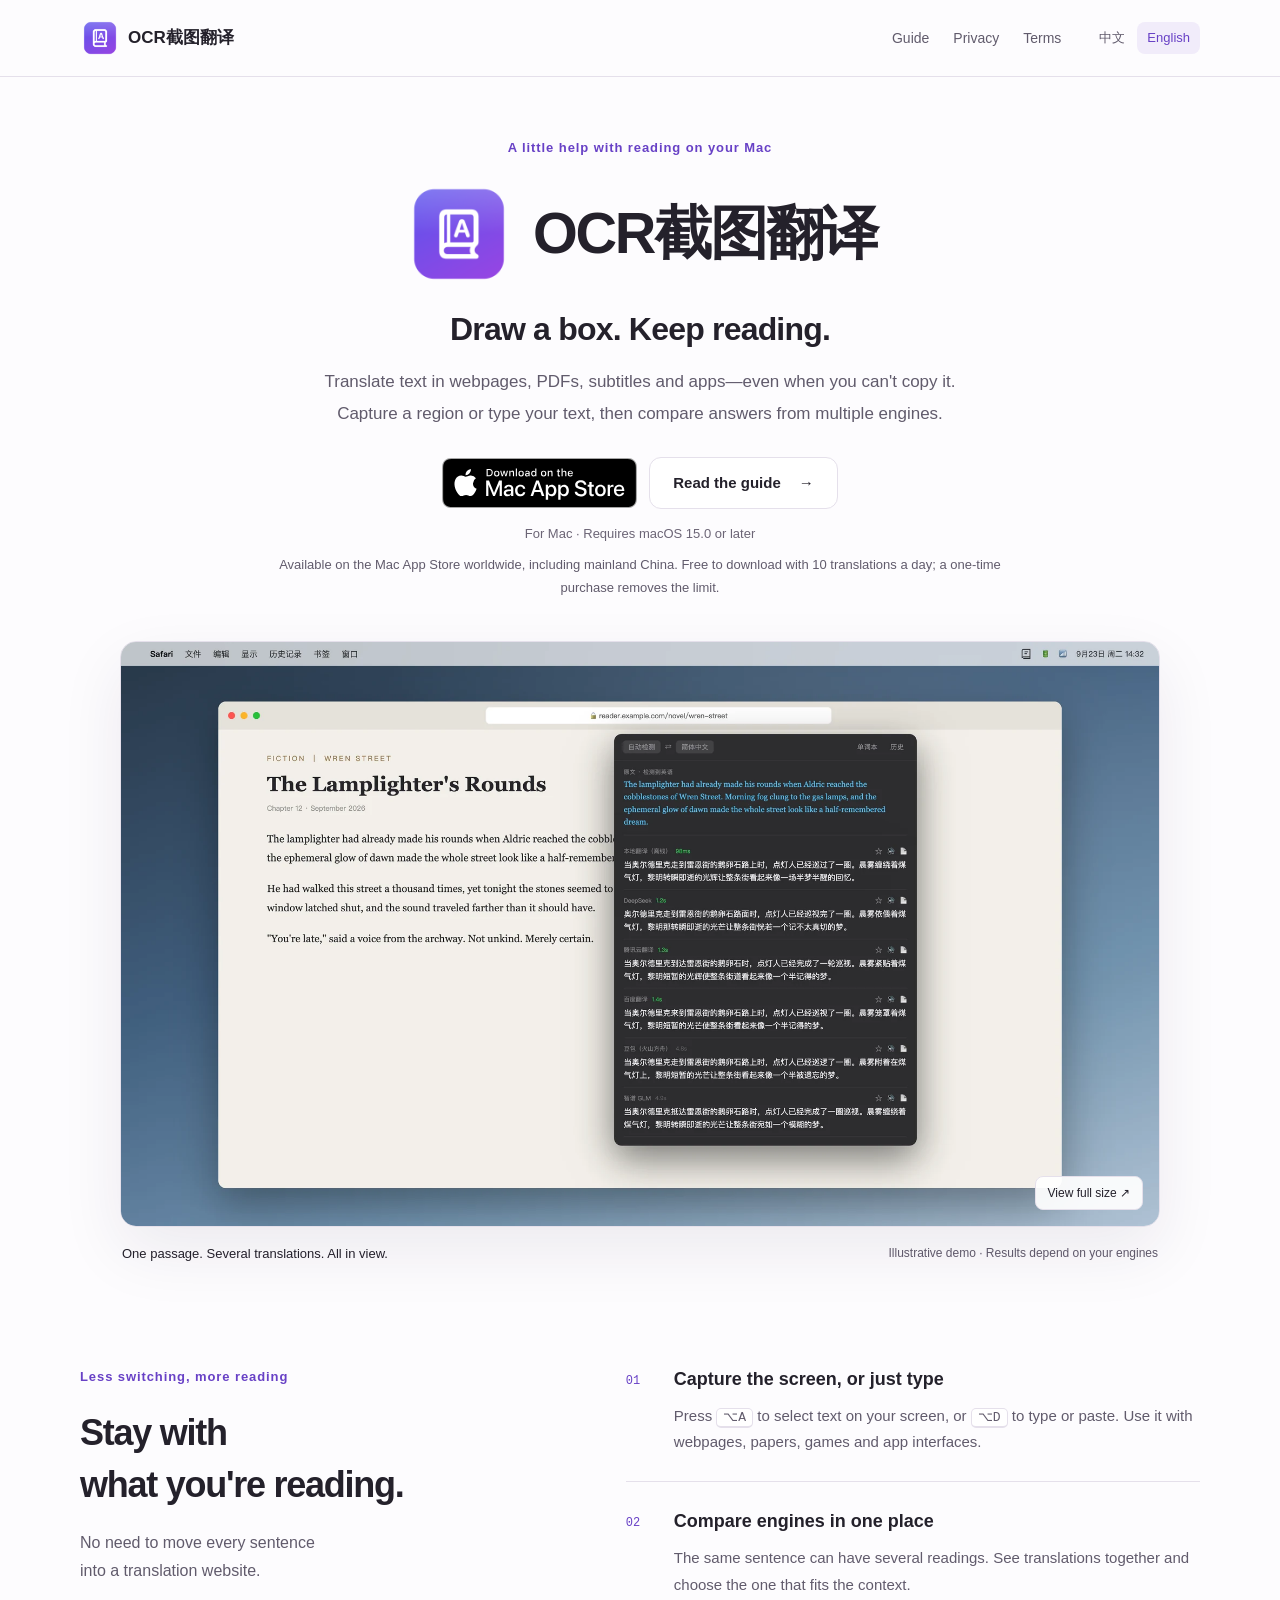
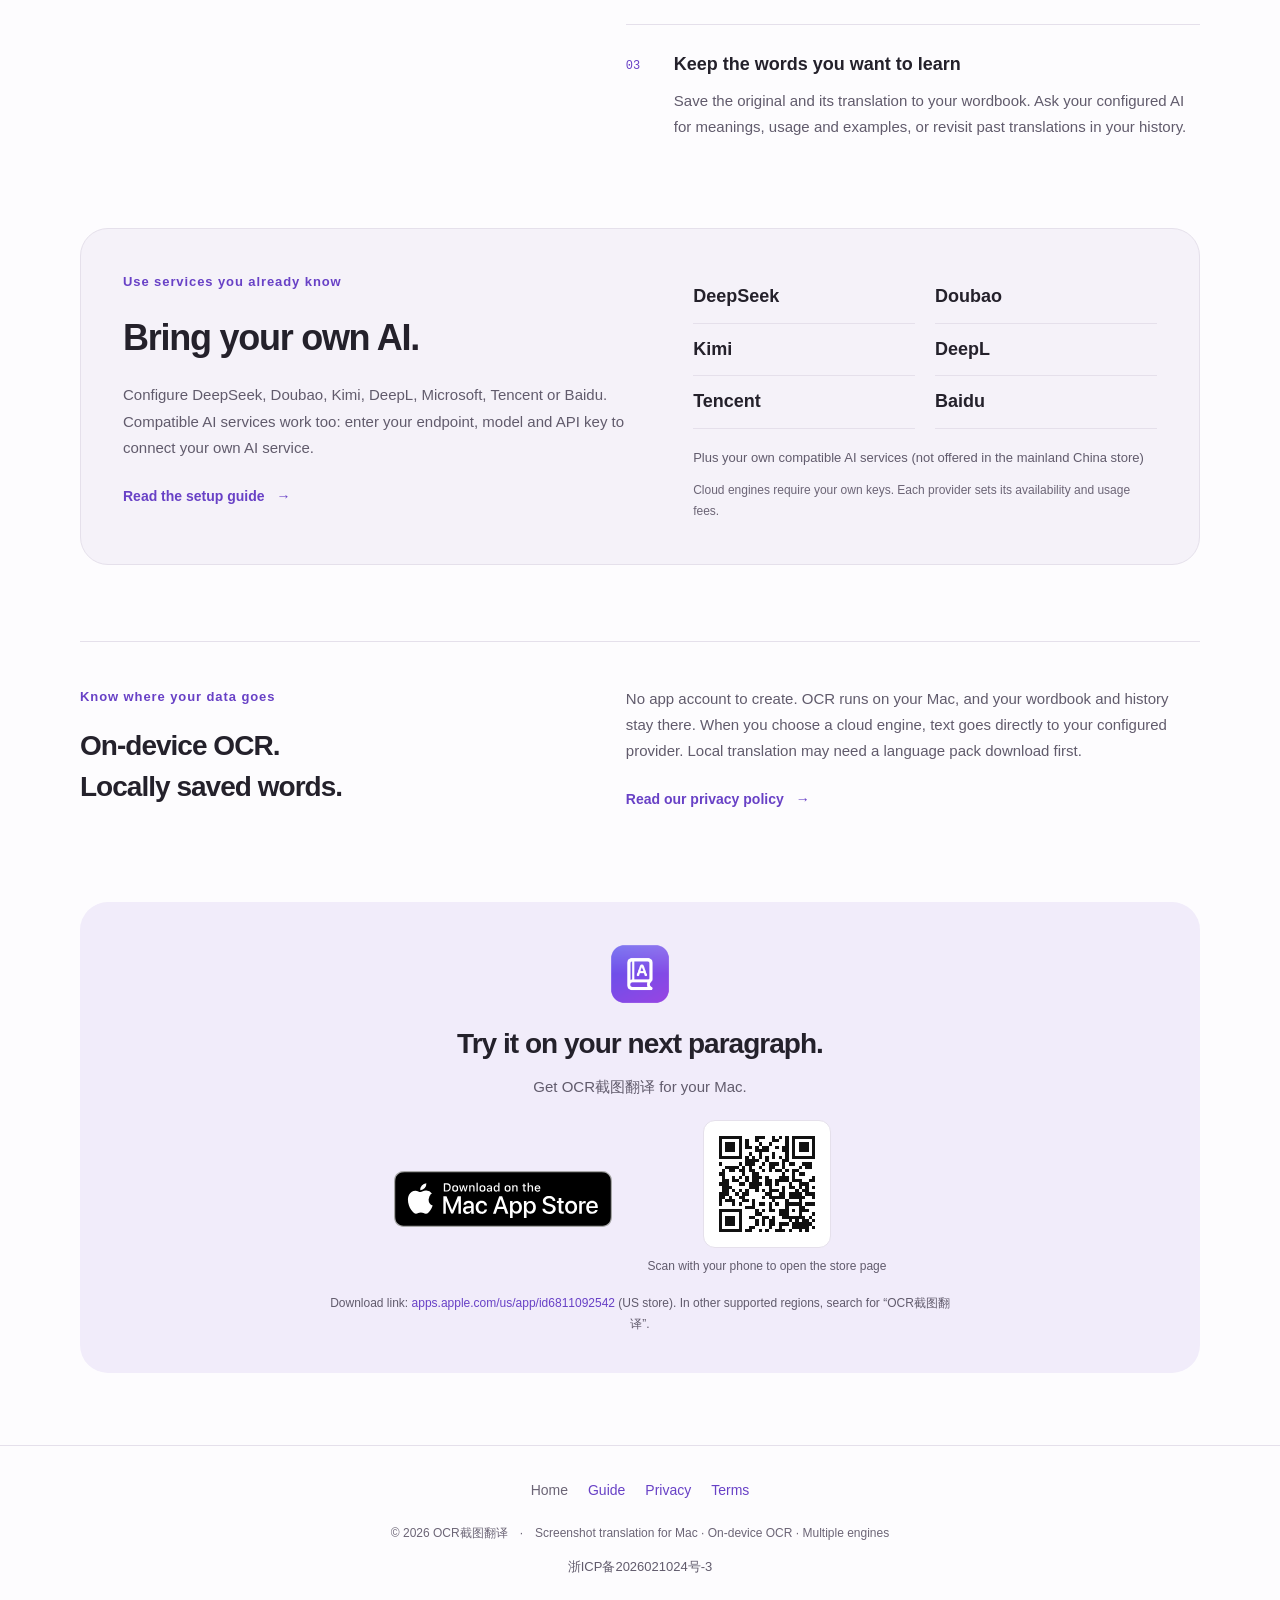
<file: index.html>
<!DOCTYPE html>
<html lang="en">
<head>
<meta charset="utf-8">
<meta name="viewport" content="width=device-width, initial-scale=1">
<title>个人工具分享 · OCR截图翻译 · Screenshot Translator for Mac</title>
<meta name="description" content="Capture or type text, compare translation engines and connect your own AI services. Download OCR截图翻译 on the Mac App Store.">
<link rel="canonical" href="https://shottrans.com/">
<link rel="alternate" hreflang="zh-Hans" href="https://shottrans.com/zh/">
<link rel="alternate" hreflang="en" href="https://shottrans.com/">
<link rel="alternate" hreflang="x-default" href="https://shottrans.com/">
<link rel="icon" href="/favicon.ico" sizes="any">
<link rel="icon" type="image/png" sizes="32x32" href="/assets/favicon-32.png">
<link rel="icon" type="image/png" sizes="16x16" href="/assets/favicon-16.png">
<link rel="apple-touch-icon" sizes="180x180" href="/assets/apple-touch-icon.png">
<link rel="stylesheet" href="assets/site.css">
</head>
<body>
<a class="skip-link" href="#main">Skip to content</a>
<header class="top">
  <div class="top-inner">
    <a class="brand" href="index.html"><img src="assets/app-icon.png" width="40" height="40" alt=""><span>OCR截图翻译</span></a>
    <nav class="nav" aria-label="Main navigation"><a href="guide.html">Guide</a><a href="privacy.html">Privacy</a><a href="terms.html">Terms</a></nav>
    <nav class="langs" aria-label="Language"><a class="lang" href="zh/index.html">中文</a><span class="lang on">English</span></nav>
  </div>
</header>

<div class="shell plain">

<main id="main" class="page index" tabindex="-1">
<section class="hero" aria-labelledby="product-title">
  <p class="eyebrow">A little help with reading on your Mac</p>
  <div class="product-lockup">
    <img class="app-icon" src="assets/app-icon.png" width="112" height="112" alt="OCR截图翻译 app icon">
    <h1 id="product-title" lang="zh-Hans">OCR截图翻译</h1>
  </div>
  <p class="hero-line">Draw a box. Keep reading.</p>
  <p class="hero-description">Translate text in webpages, PDFs, subtitles and apps—even when you can't copy it.<br class="desktop-break">
    Capture a region or type your text, then compare answers from multiple engines.</p>
  <div class="hero-actions">
    <a class="store-badge" href="https://apps.apple.com/us/app/id6811092542"><img src="assets/mac-app-store-badge.svg" width="195" height="50" alt="Download on the Mac App Store"></a>
    <a class="button button-secondary" href="guide.html">Read the guide<span aria-hidden="true">→</span></a>
  </div>
  <p class="system-note">For Mac · Requires macOS 15.0 or later</p>
  <p class="availability">Available on the Mac App Store worldwide, including mainland China. Free to download with 10 translations a day; a one-time purchase removes the limit.</p>
</section>

<figure class="product-preview">
  <a class="preview-link" href="assets/translation-demo.webp" target="_blank" rel="noopener" aria-label="Open the full translation demo image in a new tab">
    <img src="assets/translation-demo.webp" width="1920" height="1080" fetchpriority="high" decoding="async" alt="An English novel beside a translation panel showing the original text and Chinese translations from several engines, including local translation and DeepSeek.">
    <span class="preview-expand" aria-hidden="true">View full size ↗</span>
  </a>
  <figcaption><span>One passage. Several translations. All in view.</span><span>Illustrative demo · Results depend on your engines</span></figcaption>
</figure>

<section class="workflow" aria-labelledby="workflow-title">
  <div class="section-heading">
    <p class="eyebrow">Less switching, more reading</p>
    <h2 id="workflow-title">Stay with<br>what you're reading.</h2>
    <p>No need to move every sentence<br>into a translation website.</p>
  </div>
  <div class="feature-list">
    <article class="feature-row">
      <span class="feature-number" aria-hidden="true">01</span>
      <div><h3 id="Capture-the-screen-or-just-type">Capture the screen, or just type</h3>
        <p>Press <kbd>⌥A</kbd> to select text on your screen, or <kbd>⌥D</kbd> to type or paste. Use it with webpages, papers, games and app interfaces.</p>
      </div>
    </article>
    <article class="feature-row">
      <span class="feature-number" aria-hidden="true">02</span>
      <div><h3 id="Compare-engines-in-one-place">Compare engines in one place</h3>
        <p>The same sentence can have several readings. See translations together and choose the one that fits the context.</p>
      </div>
    </article>
    <article class="feature-row">
      <span class="feature-number" aria-hidden="true">03</span>
      <div><h3 id="Keep-the-words-you-want-to-learn">Keep the words you want to learn</h3>
        <p>Save the original and its translation to your wordbook. Ask your configured AI for meanings, usage and examples, or revisit past translations in your history.</p>
      </div>
    </article>
  </div>
</section>

<section class="engine-section" aria-labelledby="engines-title">
  <div class="engine-copy">
    <p class="eyebrow">Use services you already know</p>
    <h2 id="engines-title">Bring your own AI.</h2>
    <p>Configure DeepSeek, Doubao, Kimi, DeepL, Microsoft, Tencent or Baidu. Compatible AI services work too: enter your endpoint, model and API key to connect your own AI service.</p>
    <a class="text-link" href="guide.html#Translation-engines">Read the setup guide <span aria-hidden="true">→</span></a>
  </div>
  <div class="engine-detail">
    <ul class="engine-names" aria-label="Some of the supported translation services">
      <li>DeepSeek</li><li>Doubao</li><li>Kimi</li><li>DeepL</li><li>Tencent</li><li>Baidu</li>
    </ul>
    <p>Plus your own compatible AI services (not offered in the mainland China store)</p>
    <p class="engine-note">Cloud engines require your own keys. Each provider sets its availability and usage fees.</p>
  </div>
</section>

<section class="privacy-strip" aria-labelledby="privacy-title">
  <div><p class="eyebrow">Know where your data goes</p><h2 id="privacy-title">On-device OCR.<br>Locally saved words.</h2></div>
  <div><p>No app account to create. OCR runs on your Mac, and your wordbook and history stay there. When you choose a cloud engine, text goes directly to your configured provider. Local translation may need a language pack download first.</p>
    <a class="text-link" href="privacy.html">Read our privacy policy <span aria-hidden="true">→</span></a></div>
</section>

<section class="download-section" aria-labelledby="download-title">
  <img src="assets/app-icon.png" width="72" height="72" alt="" loading="lazy">
  <h2 id="download-title">Try it on your next paragraph.</h2>
  <p>Get OCR截图翻译 for your Mac.</p>
  <div class="download-options">
    <a class="store-badge" href="https://apps.apple.com/us/app/id6811092542"><img src="assets/mac-app-store-badge.svg" width="218" height="56" alt="Download on the Mac App Store" loading="lazy"></a>
    <figure class="store-qr">
      <img src="assets/app-store-qr-en.svg" width="128" height="128" alt="QR code for the App Store page" loading="lazy">
      <figcaption>Scan with your phone to open the store page</figcaption>
    </figure>
  </div>
  <p class="download-note">Download link: <a href="https://apps.apple.com/us/app/id6811092542">apps.apple.com/us/app/id6811092542</a> (US store). In other supported regions, search for “OCR截图翻译”.</p>
</section>

</main>
</div>

<footer class="foot">
  <div class="foot-links"><span>Home</span><a href="guide.html">Guide</a><a href="privacy.html">Privacy</a><a href="terms.html">Terms</a></div>
  <p class="copy">© 2026 OCR截图翻译　·　Screenshot translation for Mac · On-device OCR · Multiple engines</p>
  <p class="registration"><a href="https://beian.miit.gov.cn/" target="_blank" rel="noopener noreferrer">浙ICP备2026021024号-3</a></p>
</footer>
<script src="assets/site.js" defer></script>
</body>
</html>
</file>
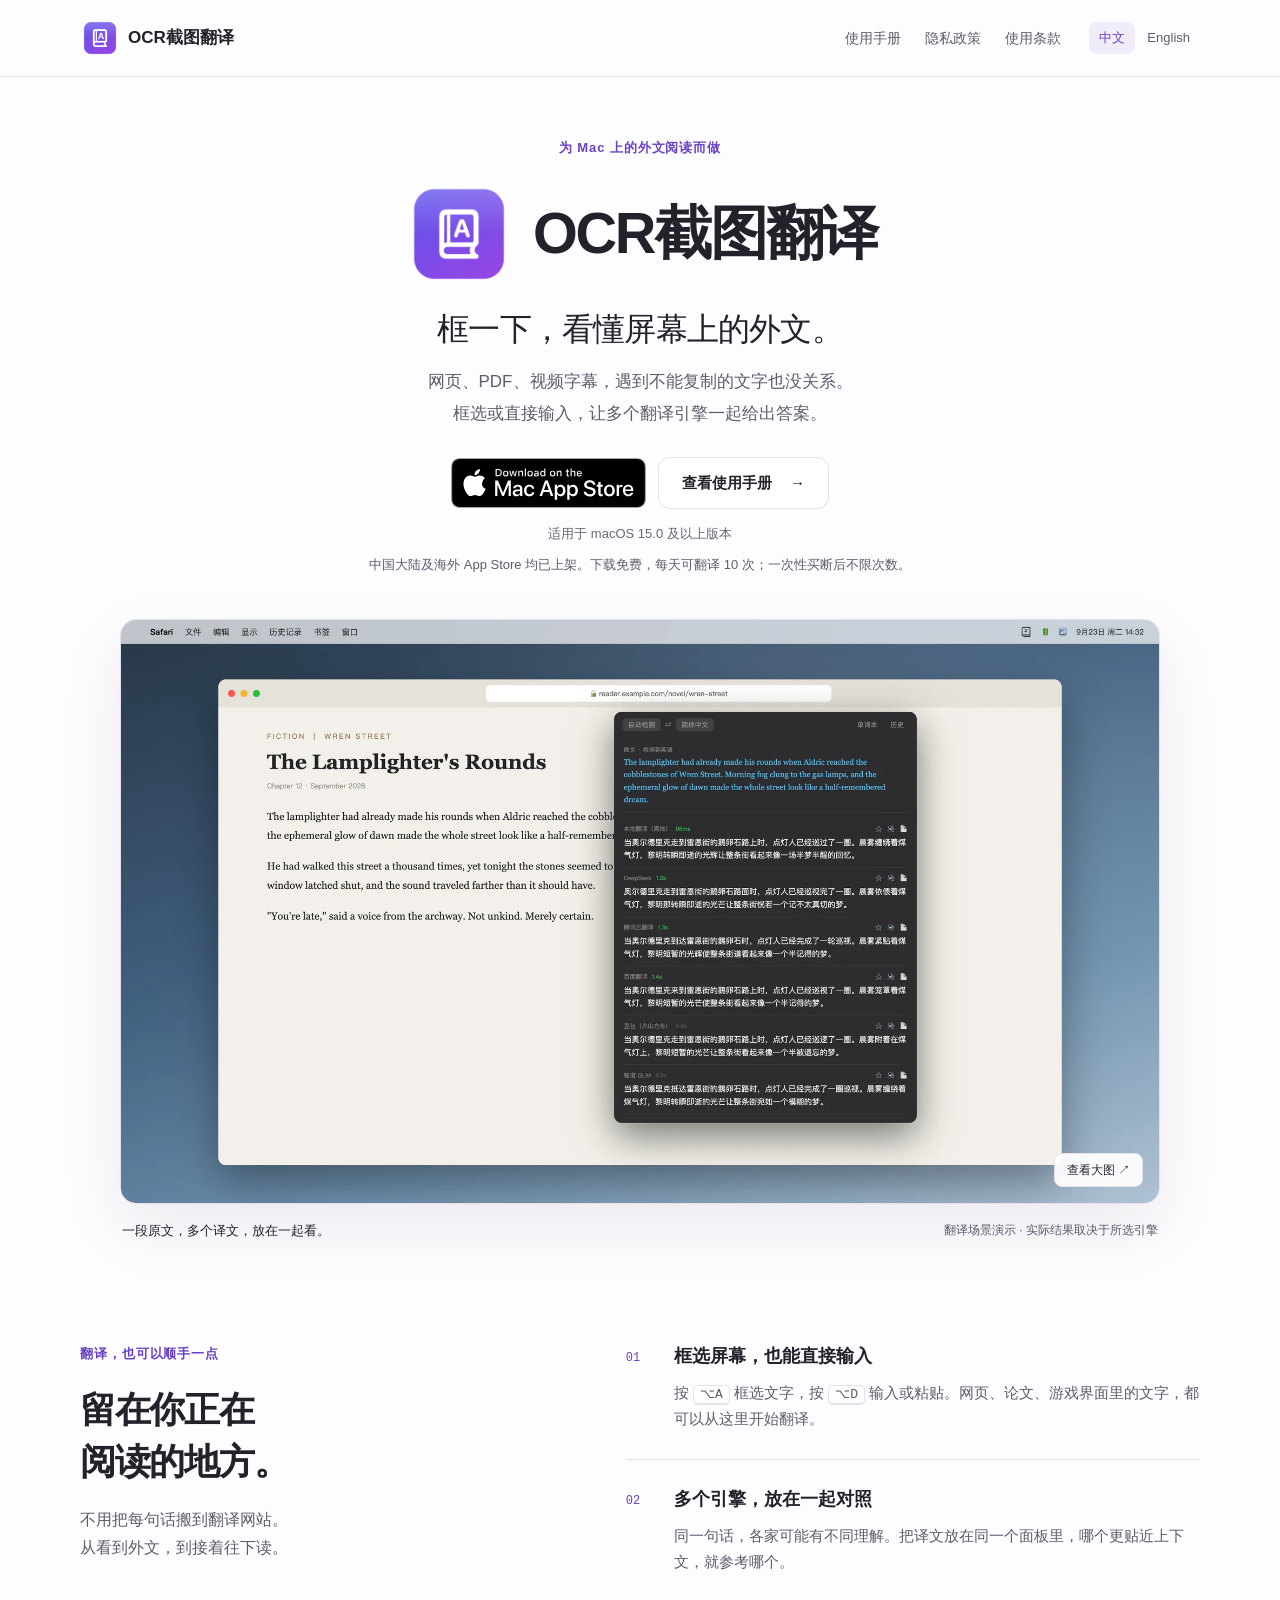
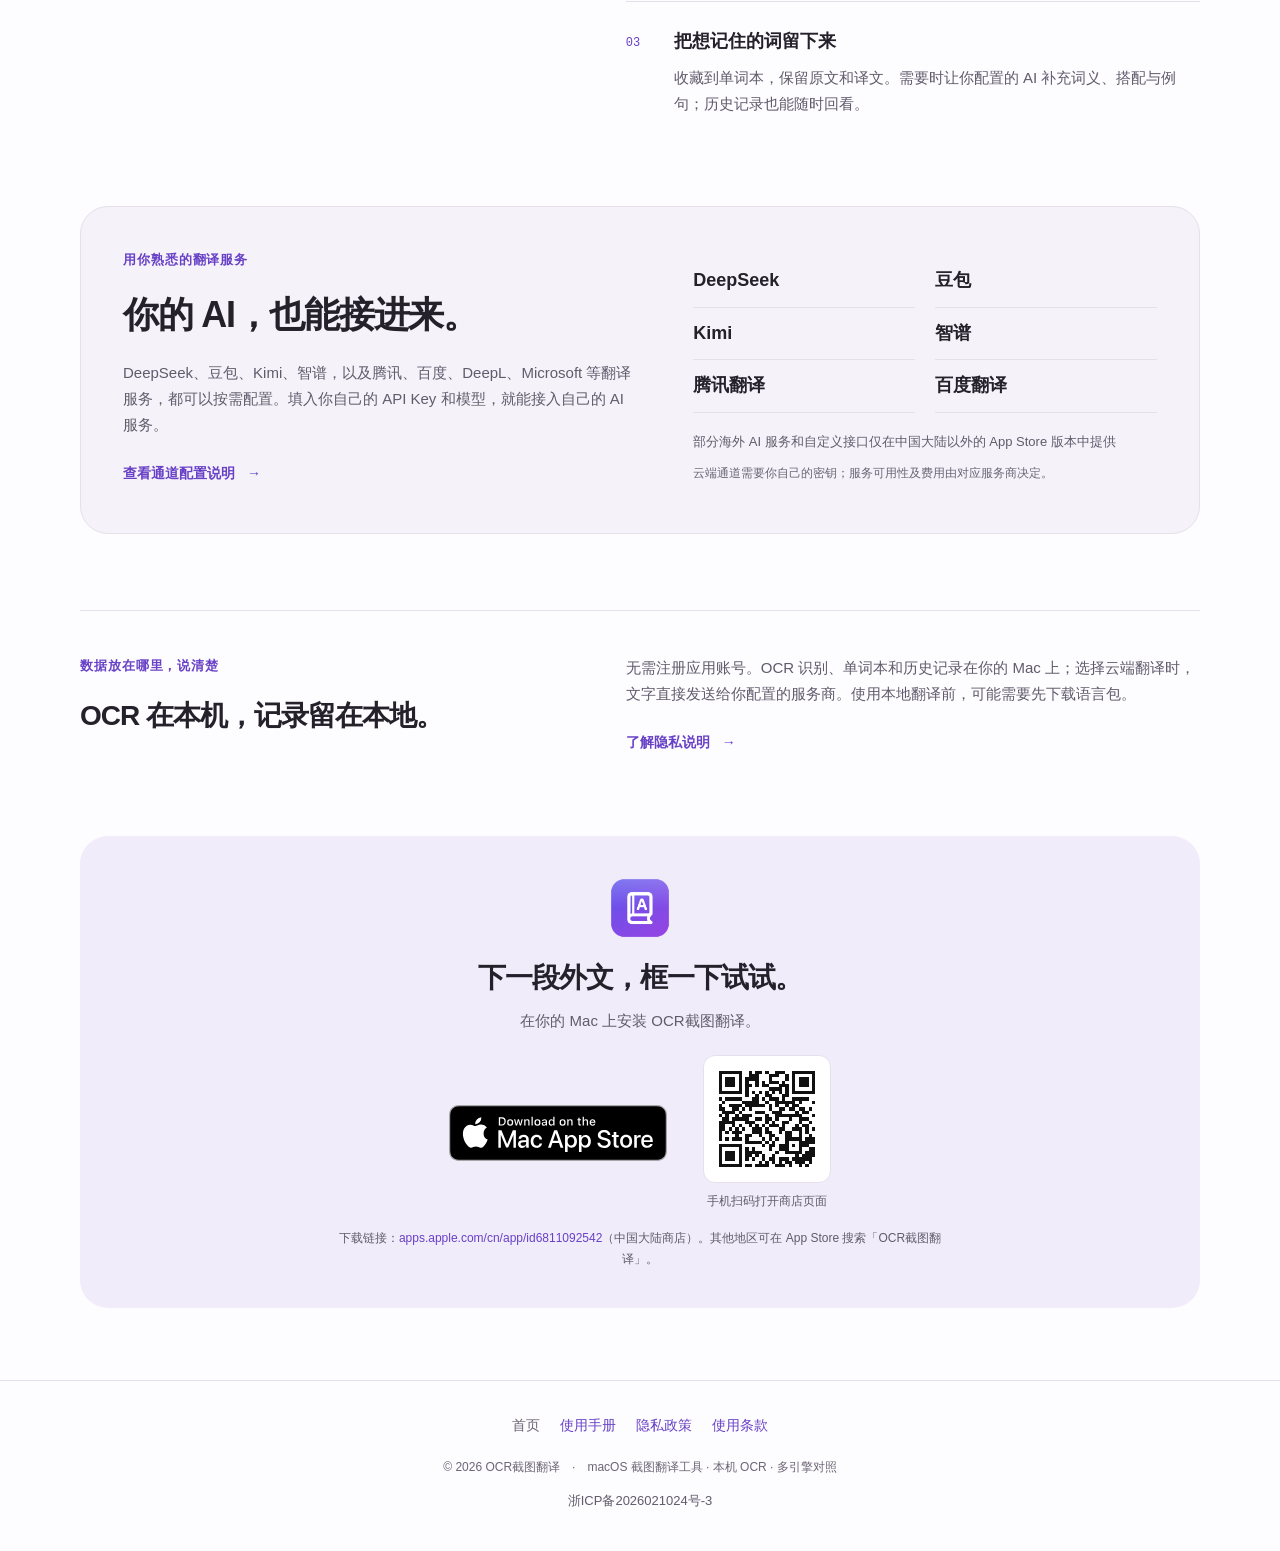
<file: zh/index.html>
<!DOCTYPE html>
<html lang="zh-Hans">
<head>
<meta charset="utf-8">
<meta name="viewport" content="width=device-width, initial-scale=1">
<title>个人工具分享 · OCR截图翻译 · Mac 截图与输入翻译工具</title>
<meta name="description" content="OCR截图翻译：框选屏幕或输入文字，多家翻译引擎同屏对照，支持自定义 AI、单词本与历史记录。前往 Mac App Store 下载。">
<link rel="canonical" href="https://shottrans.com/zh/">
<link rel="alternate" hreflang="zh-Hans" href="https://shottrans.com/zh/">
<link rel="alternate" hreflang="en" href="https://shottrans.com/">
<link rel="alternate" hreflang="x-default" href="https://shottrans.com/">
<link rel="icon" href="/favicon.ico" sizes="any">
<link rel="icon" type="image/png" sizes="32x32" href="/assets/favicon-32.png">
<link rel="icon" type="image/png" sizes="16x16" href="/assets/favicon-16.png">
<link rel="apple-touch-icon" sizes="180x180" href="/assets/apple-touch-icon.png">
<link rel="stylesheet" href="../assets/site.css">
</head>
<body>
<a class="skip-link" href="#main">跳到正文</a>
<header class="top">
  <div class="top-inner">
    <a class="brand" href="index.html"><img src="../assets/app-icon.png" width="40" height="40" alt=""><span>OCR截图翻译</span></a>
    <nav class="nav" aria-label="主导航"><a href="guide.html">使用手册</a><a href="privacy.html">隐私政策</a><a href="terms.html">使用条款</a></nav>
    <nav class="langs" aria-label="切换语言"><span class="lang on">中文</span><a class="lang" href="../index.html">English</a></nav>
  </div>
</header>

<div class="shell plain">

<main id="main" class="page index" tabindex="-1">
<section class="hero" aria-labelledby="product-title">
  <p class="eyebrow">为 Mac 上的外文阅读而做</p>
  <div class="product-lockup">
    <img class="app-icon" src="../assets/app-icon.png" width="112" height="112" alt="OCR截图翻译 App 图标">
    <h1 id="product-title">OCR截图翻译</h1>
  </div>
  <p class="hero-line">框一下，看懂屏幕上的外文。</p>
  <p class="hero-description">网页、PDF、视频字幕，遇到不能复制的文字也没关系。<br class="desktop-break">
    框选或直接输入，让多个翻译引擎一起给出答案。</p>
  <div class="hero-actions">
    <a class="store-badge" href="https://apps.apple.com/cn/app/id6811092542"><img src="../assets/mac-app-store-badge.svg" width="195" height="50" alt="在 Mac App Store 下载"></a>
    <a class="button button-secondary" href="guide.html">查看使用手册<span aria-hidden="true">→</span></a>
  </div>
  <p class="system-note">适用于 macOS 15.0 及以上版本</p>
  <p class="availability">中国大陆及海外 App Store 均已上架。下载免费，每天可翻译 10 次；一次性买断后不限次数。</p>
</section>

<figure class="product-preview">
  <a class="preview-link" href="../assets/translation-demo.webp" target="_blank" rel="noopener" aria-label="查看完整翻译演示大图（在新标签页打开）">
    <img src="../assets/translation-demo.webp" width="1920" height="1080" fetchpriority="high" decoding="async" alt="外文小说阅读场景：右侧面板展示原文，以及本地翻译、DeepSeek、腾讯、百度等多个引擎的译文。">
    <span class="preview-expand" aria-hidden="true">查看大图 ↗</span>
  </a>
  <figcaption><span>一段原文，多个译文，放在一起看。</span><span>翻译场景演示 · 实际结果取决于所选引擎</span></figcaption>
</figure>

<section class="workflow" aria-labelledby="workflow-title">
  <div class="section-heading">
    <p class="eyebrow">翻译，也可以顺手一点</p>
    <h2 id="workflow-title">留在你正在<br>阅读的地方。</h2>
    <p>不用把每句话搬到翻译网站。<br>从看到外文，到接着往下读。</p>
  </div>
  <div class="feature-list">
    <article class="feature-row">
      <span class="feature-number" aria-hidden="true">01</span>
      <div><h3 id="框选屏幕-也能直接输入">框选屏幕，也能直接输入</h3>
        <p>按 <kbd>⌥A</kbd> 框选文字，按 <kbd>⌥D</kbd> 输入或粘贴。网页、论文、游戏界面里的文字，都可以从这里开始翻译。</p>
      </div>
    </article>
    <article class="feature-row">
      <span class="feature-number" aria-hidden="true">02</span>
      <div><h3 id="多个引擎-放在一起对照">多个引擎，放在一起对照</h3>
        <p>同一句话，各家可能有不同理解。把译文放在同一个面板里，哪个更贴近上下文，就参考哪个。</p>
      </div>
    </article>
    <article class="feature-row">
      <span class="feature-number" aria-hidden="true">03</span>
      <div><h3 id="把想记住的词留下来">把想记住的词留下来</h3>
        <p>收藏到单词本，保留原文和译文。需要时让你配置的 AI 补充词义、搭配与例句；历史记录也能随时回看。</p>
      </div>
    </article>
  </div>
</section>

<section class="engine-section" aria-labelledby="engines-title">
  <div class="engine-copy">
    <p class="eyebrow">用你熟悉的翻译服务</p>
    <h2 id="engines-title">你的 AI，也能接进来。</h2>
    <p>DeepSeek、豆包、Kimi、智谱，以及腾讯、百度、DeepL、Microsoft 等翻译服务，都可以按需配置。填入你自己的 API Key 和模型，就能接入自己的 AI 服务。</p>
    <a class="text-link" href="guide.html#各通道怎么配">查看通道配置说明 <span aria-hidden="true">→</span></a>
  </div>
  <div class="engine-detail">
    <ul class="engine-names" aria-label="支持配置的部分翻译服务">
      <li>DeepSeek</li><li>豆包</li><li>Kimi</li><li>智谱</li><li>腾讯翻译</li><li>百度翻译</li>
    </ul>
    <p>部分海外 AI 服务和自定义接口仅在中国大陆以外的 App Store 版本中提供</p>
    <p class="engine-note">云端通道需要你自己的密钥；服务可用性及费用由对应服务商决定。</p>
  </div>
</section>

<section class="privacy-strip" aria-labelledby="privacy-title">
  <div><p class="eyebrow">数据放在哪里，说清楚</p><h2 id="privacy-title">OCR 在本机，记录留在本地。</h2></div>
  <div><p>无需注册应用账号。OCR 识别、单词本和历史记录在你的 Mac 上；选择云端翻译时，文字直接发送给你配置的服务商。使用本地翻译前，可能需要先下载语言包。</p>
    <a class="text-link" href="privacy.html">了解隐私说明 <span aria-hidden="true">→</span></a></div>
</section>

<section class="download-section" aria-labelledby="download-title">
  <img src="../assets/app-icon.png" width="72" height="72" alt="" loading="lazy">
  <h2 id="download-title">下一段外文，框一下试试。</h2>
  <p>在你的 Mac 上安装 OCR截图翻译。</p>
  <div class="download-options">
    <a class="store-badge" href="https://apps.apple.com/cn/app/id6811092542"><img src="../assets/mac-app-store-badge.svg" width="218" height="56" alt="在 Mac App Store 下载" loading="lazy"></a>
    <figure class="store-qr">
      <img src="../assets/app-store-qr-zh.svg" width="128" height="128" alt="App Store 下载页二维码" loading="lazy">
      <figcaption>手机扫码打开商店页面</figcaption>
    </figure>
  </div>
  <p class="download-note">下载链接：<a href="https://apps.apple.com/cn/app/id6811092542">apps.apple.com/cn/app/id6811092542</a>（中国大陆商店）。其他地区可在 App Store 搜索「OCR截图翻译」。</p>
</section>

</main>
</div>

<footer class="foot">
  <div class="foot-links"><span>首页</span><a href="guide.html">使用手册</a><a href="privacy.html">隐私政策</a><a href="terms.html">使用条款</a></div>
  <p class="copy">© 2026 OCR截图翻译　·　macOS 截图翻译工具 · 本机 OCR · 多引擎对照</p>
  <p class="registration"><a href="https://beian.miit.gov.cn/" target="_blank" rel="noopener noreferrer">浙ICP备2026021024号-3</a></p>
</footer>
<script src="../assets/site.js" defer></script>
</body>
</html>
</file>
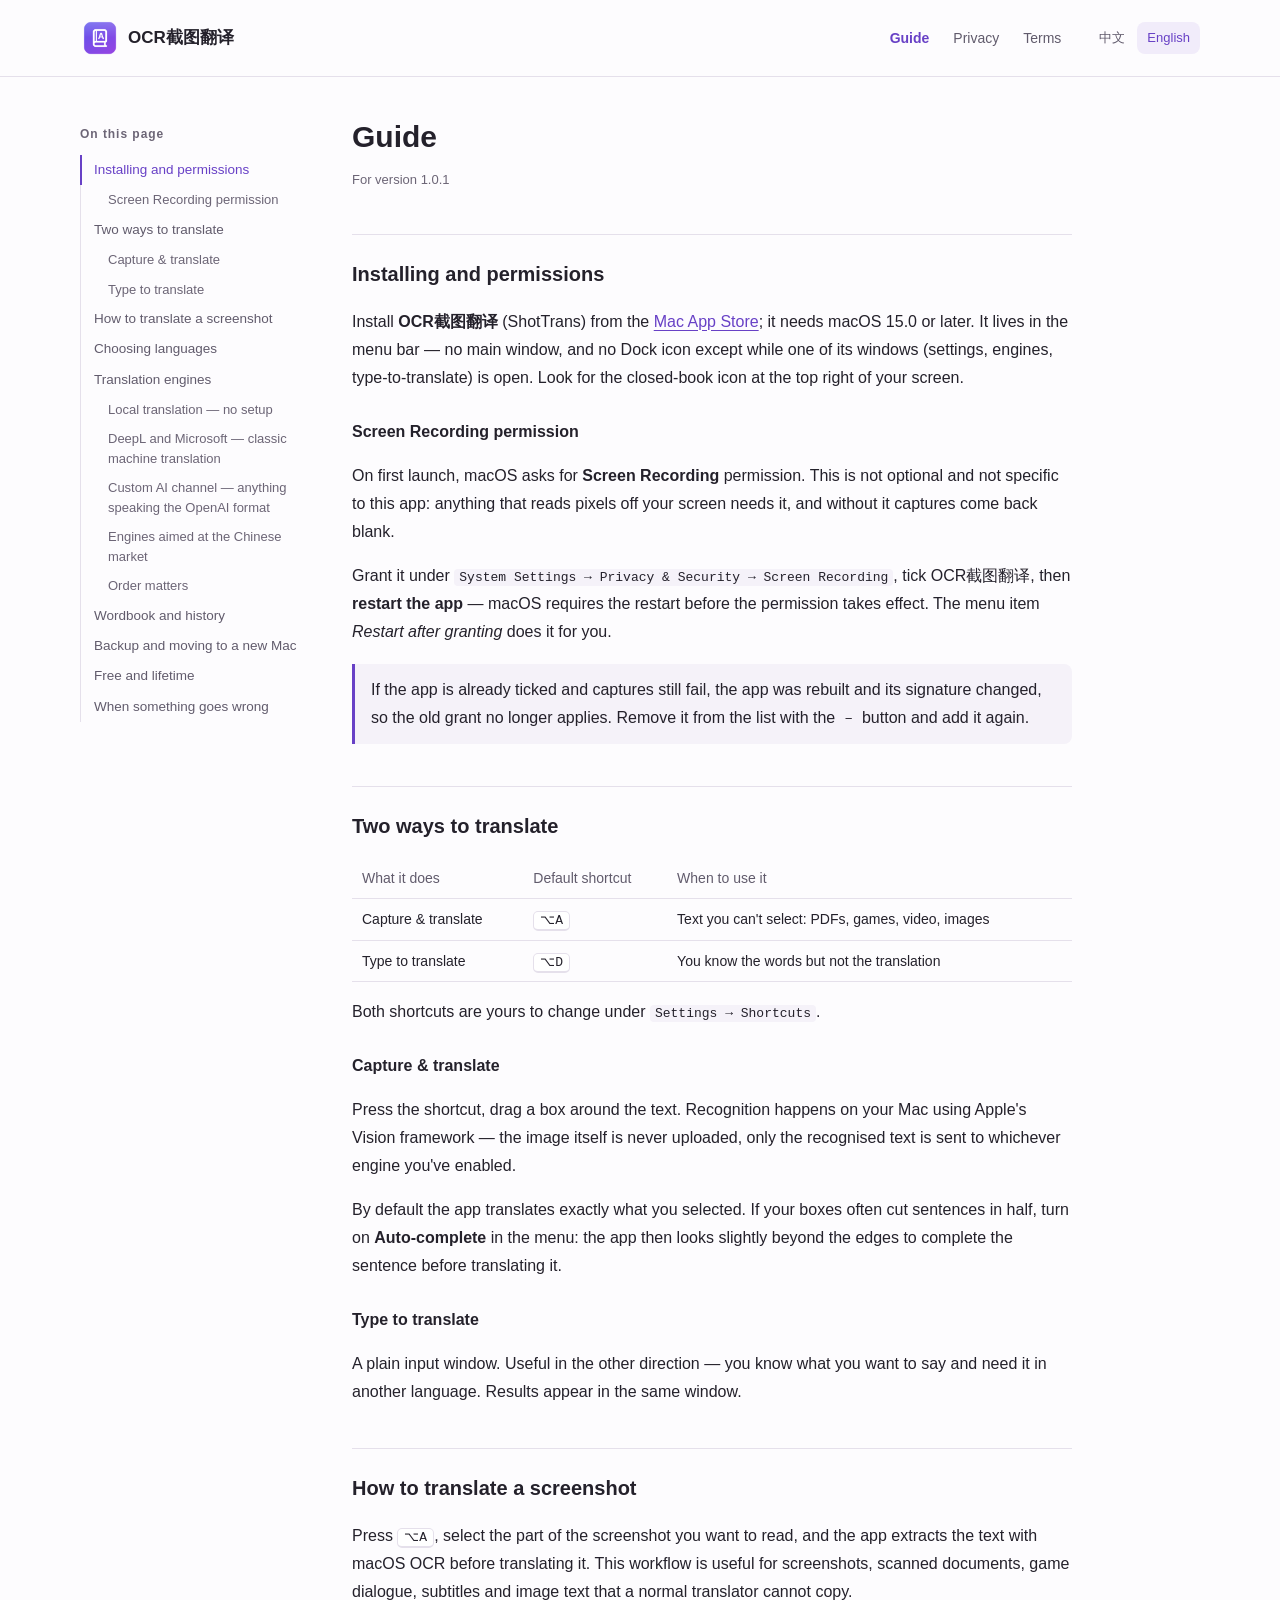
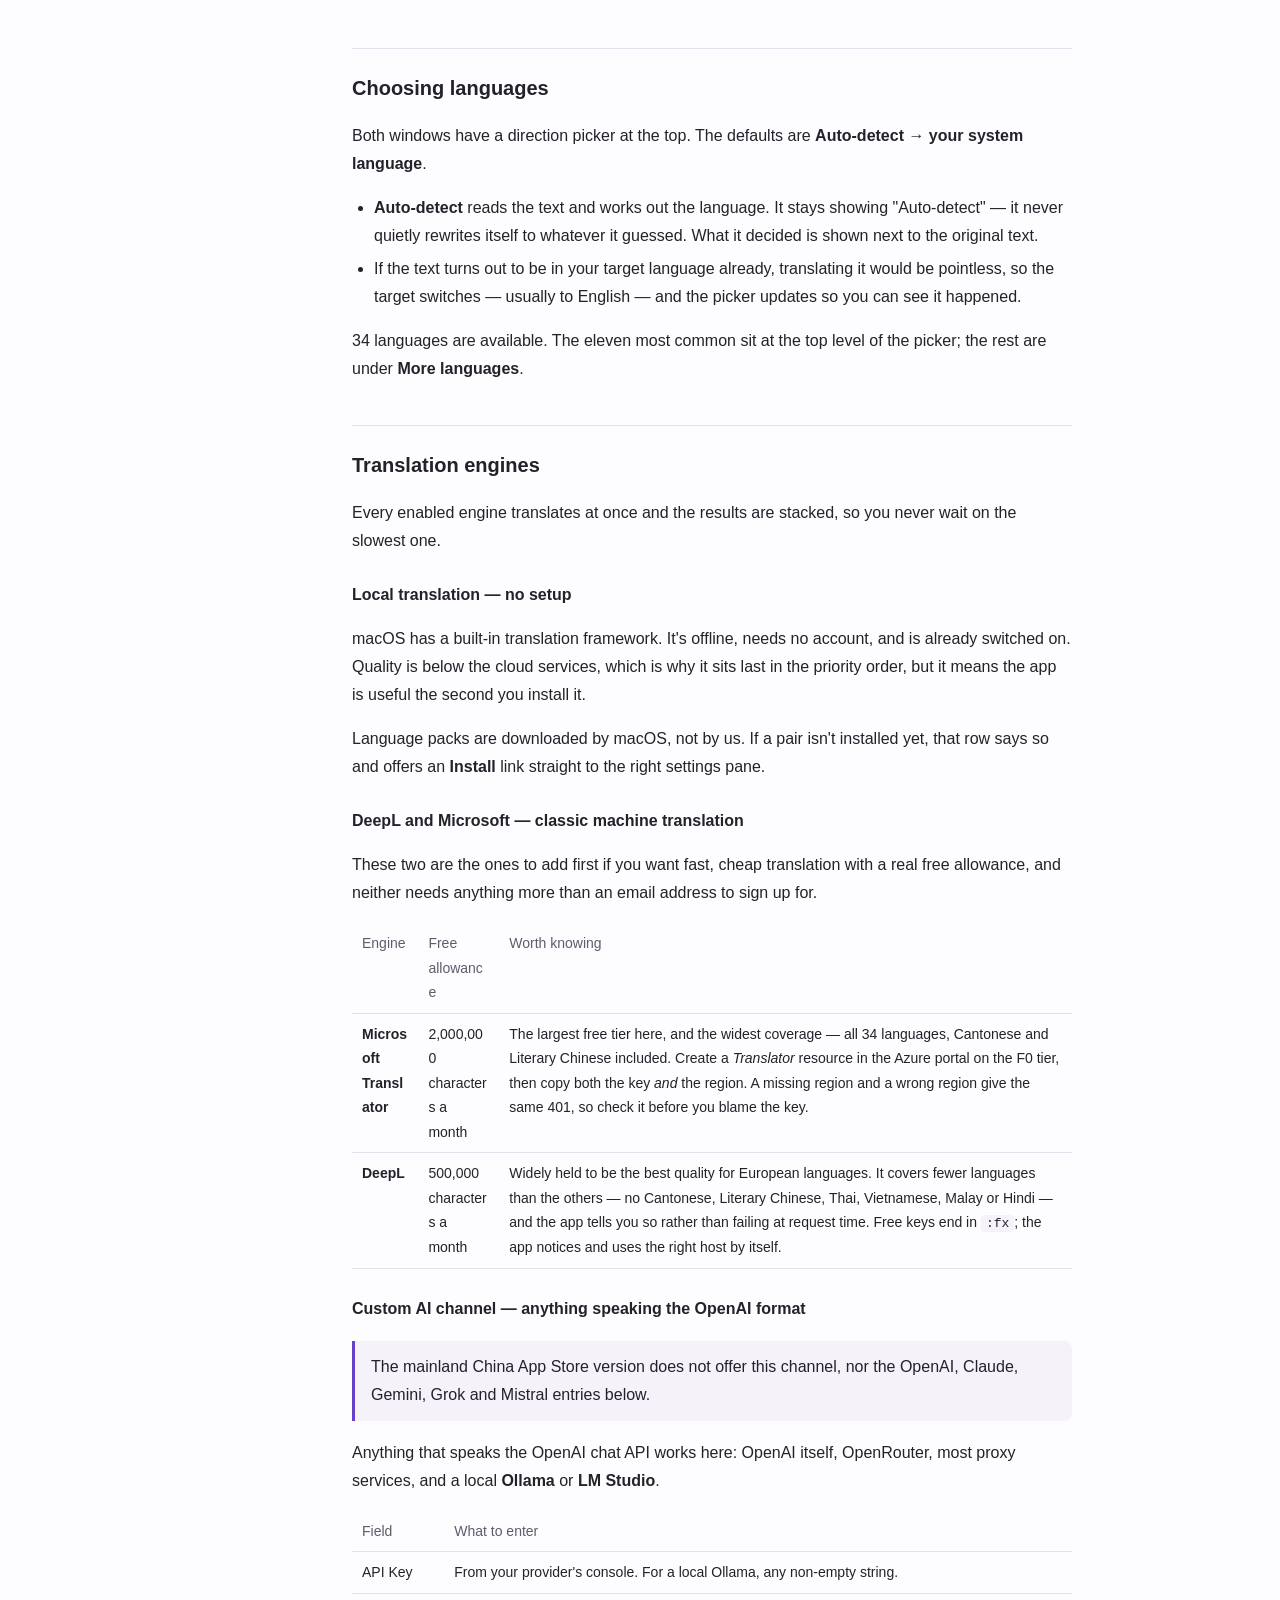
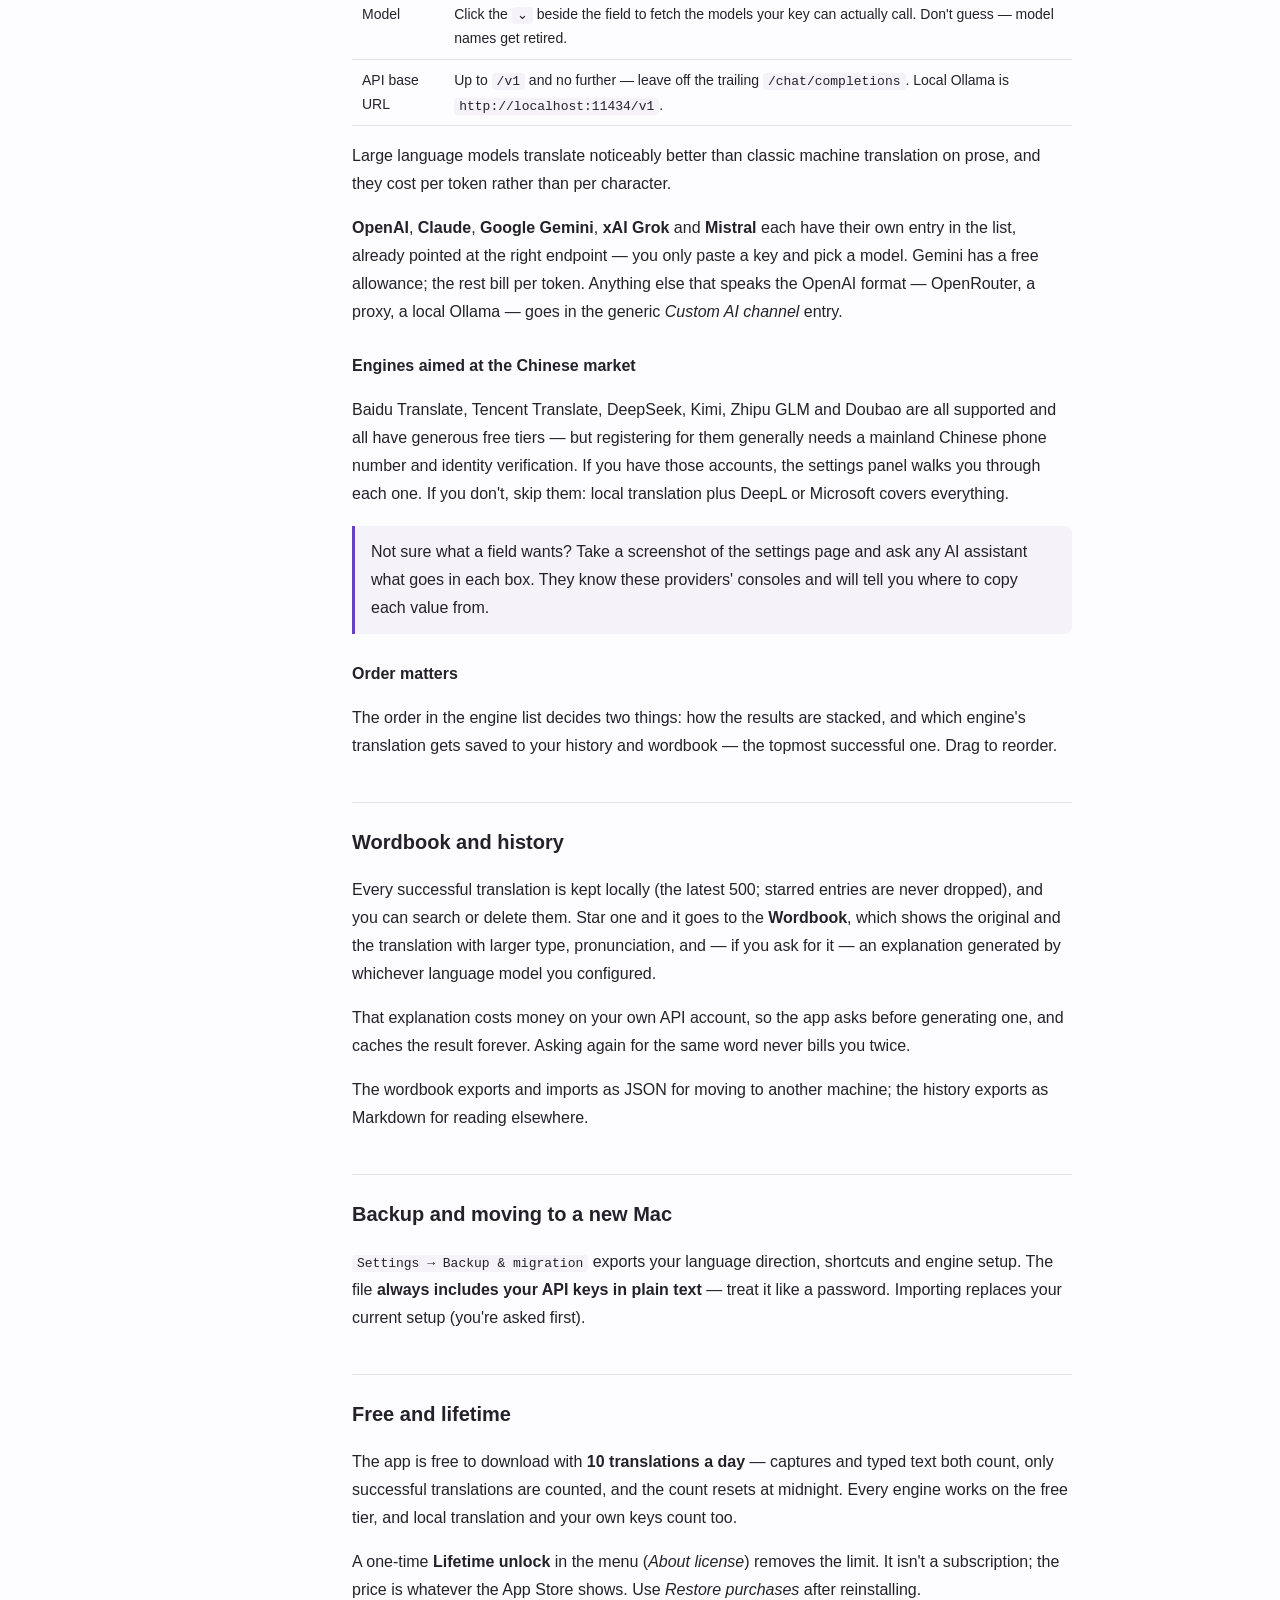
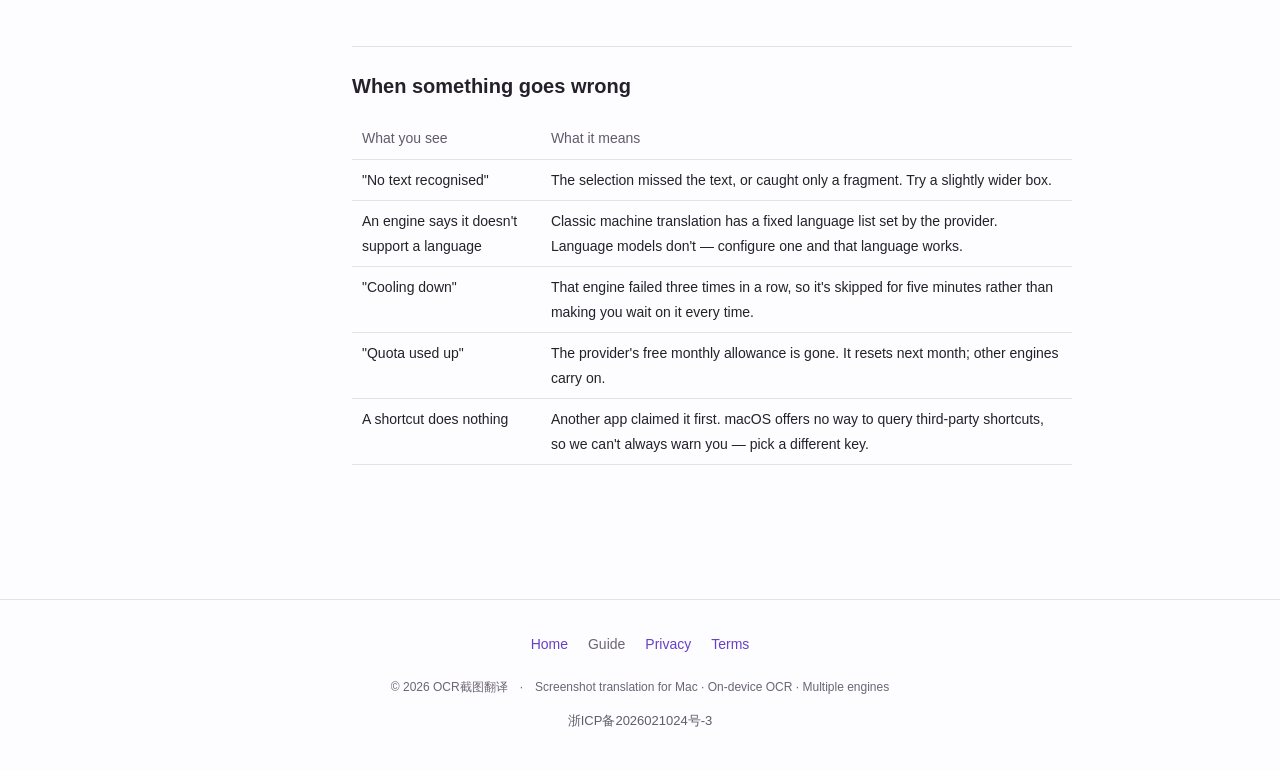
<file: guide.html>
<!DOCTYPE html>
<html lang="en">
<head>
<meta charset="utf-8">
<meta name="viewport" content="width=device-width, initial-scale=1">
<title>个人工具分享 · How to Translate Screenshots on Mac · OCR截图翻译</title>
<meta name="description" content="Learn how to translate screenshots and screen text on Mac with ShotTrans: grant OCR permissions, capture a region, choose engines and save words locally.">
<link rel="canonical" href="https://shottrans.com/guide.html">
<link rel="alternate" hreflang="zh-Hans" href="https://shottrans.com/zh/guide.html">
<link rel="alternate" hreflang="en" href="https://shottrans.com/guide.html">
<link rel="alternate" hreflang="x-default" href="https://shottrans.com/guide.html">
<link rel="icon" href="/favicon.ico" sizes="any">
<link rel="icon" type="image/png" sizes="32x32" href="/assets/favicon-32.png">
<link rel="icon" type="image/png" sizes="16x16" href="/assets/favicon-16.png">
<link rel="apple-touch-icon" sizes="180x180" href="/assets/apple-touch-icon.png">
<link rel="stylesheet" href="assets/site.css">
</head>
<body>
<a class="skip-link" href="#main">Skip to content</a>
<header class="top">
  <div class="top-inner">
    <a class="brand" href="index.html"><img src="assets/app-icon.png" width="40" height="40" alt=""><span>OCR截图翻译</span></a>
    <nav class="nav" aria-label="Main navigation"><a href="guide.html" class="on">Guide</a><a href="privacy.html">Privacy</a><a href="terms.html">Terms</a></nav>
    <nav class="langs" aria-label="Language"><a class="lang" href="zh/guide.html">中文</a><span class="lang on">English</span></nav>
  </div>
</header>

<div class="shell with-toc">
<nav class="toc"><p class="toc-title">On this page</p><ul><li class="l2"><a href="#Installing-and-permissions">Installing and permissions</a></li><li class="l3"><a href="#Screen-Recording-permission">Screen Recording permission</a></li><li class="l2"><a href="#Two-ways-to-translate">Two ways to translate</a></li><li class="l3"><a href="#Capture-amp-translate">Capture &amp; translate</a></li><li class="l3"><a href="#Type-to-translate">Type to translate</a></li><li class="l2"><a href="#How-to-translate-a-screenshot">How to translate a screenshot</a></li><li class="l2"><a href="#Choosing-languages">Choosing languages</a></li><li class="l2"><a href="#Translation-engines">Translation engines</a></li><li class="l3"><a href="#Local-translation-no-setup">Local translation — no setup</a></li><li class="l3"><a href="#DeepL-and-Microsoft-classic-machine-translation">DeepL and Microsoft — classic machine translation</a></li><li class="l3"><a href="#Custom-AI-channel-anything-speaking-the-OpenAI-format">Custom AI channel — anything speaking the OpenAI format</a></li><li class="l3"><a href="#Engines-aimed-at-the-Chinese-market">Engines aimed at the Chinese market</a></li><li class="l3"><a href="#Order-matters">Order matters</a></li><li class="l2"><a href="#Wordbook-and-history">Wordbook and history</a></li><li class="l2"><a href="#Backup-and-moving-to-a-new-Mac">Backup and moving to a new Mac</a></li><li class="l2"><a href="#Free-and-lifetime">Free and lifetime</a></li><li class="l2"><a href="#When-something-goes-wrong">When something goes wrong</a></li></ul></nav>
<main id="main" class="page guide" tabindex="-1">
<h1>Guide</h1>
<p class="updated">For version 1.0.1</p>

<h2 id="Installing-and-permissions">Installing and permissions</h2>
<p>Install <strong>OCR截图翻译</strong> (ShotTrans) from the <a href="https://apps.apple.com/us/app/id6811092542">Mac App Store</a>; it needs macOS 15.0 or later.
It lives in the menu bar — no main window, and no Dock icon except while one of its
windows (settings, engines, type-to-translate) is open. Look for the
closed-book icon at the top right of your screen.</p>

<h3 id="Screen-Recording-permission">Screen Recording permission</h3>
<p>On first launch, macOS asks for <strong>Screen
Recording</strong> permission. This is not optional and not specific to this app:
anything that reads pixels off your screen needs it, and without it captures come
back blank.</p>
<p>Grant it under <code>System Settings → Privacy &amp; Security → Screen
Recording</code>, tick OCR截图翻译, then <strong>restart the app</strong> — macOS
requires the restart before the permission takes effect. The menu item
<em>Restart after granting</em> does it for you.</p>
<div class="note">
  <p>If the app is already ticked and captures still fail, the app was
  rebuilt and its signature changed, so the old grant no longer applies.
  Remove it from the list with the <code>−</code> button and add it again.</p>
</div>

<h2 id="Two-ways-to-translate">Two ways to translate</h2>
<div class="tablewrap">
<table>
  <tr><th>What it does</th><th>Default shortcut</th><th>When to use it</th></tr>
  <tr><td>Capture &amp; translate</td><td><kbd>⌥A</kbd></td><td>Text you can't select: PDFs, games, video, images</td></tr>
  <tr><td>Type to translate</td><td><kbd>⌥D</kbd></td><td>You know the words but not the translation</td></tr>
</table>
</div>
<p>Both shortcuts are yours to change under <code>Settings → Shortcuts</code>.</p>

<h3 id="Capture-amp-translate">Capture &amp; translate</h3>
<p>Press the shortcut, drag a box around the text. Recognition happens on your
Mac using Apple's Vision framework — the image itself is never uploaded, only the
recognised text is sent to whichever engine you've enabled.</p>
<p>By default the app translates exactly what you selected. If your boxes often cut
sentences in half, turn on <strong>Auto-complete</strong> in the menu: the app then
looks slightly beyond the edges to complete the sentence before translating it.</p>

<h3 id="Type-to-translate">Type to translate</h3>
<p>A plain input window. Useful in the other direction — you know what you want to
say and need it in another language. Results appear in the same window.</p>

<h2 id="How-to-translate-a-screenshot">How to translate a screenshot</h2>
<p>Press <kbd>⌥A</kbd>, select the part of the screenshot you want to read, and
the app extracts the text with macOS OCR before translating it. This workflow is
useful for screenshots, scanned documents, game dialogue, subtitles and image text
that a normal translator cannot copy.</p>

<h2 id="Choosing-languages">Choosing languages</h2>
<p>Both windows have a direction picker at the top. The defaults are
<strong>Auto-detect → your system language</strong>.</p>
<ul>
  <li><strong>Auto-detect</strong> reads the text and works out the language.
  It stays showing "Auto-detect" — it never quietly rewrites itself to whatever
  it guessed. What it decided is shown next to the original text.</li>
  <li>If the text turns out to be in your target language already, translating it
  would be pointless, so the target switches — usually to English — and the picker
  updates so you can see it happened.</li>
</ul>
<p>34 languages are available. The eleven most common sit at the top level of the
picker; the rest are under <strong>More languages</strong>.</p>

<h2 id="Translation-engines">Translation engines</h2>
<p>Every enabled engine translates at once and the results are stacked, so you
never wait on the slowest one.</p>

<h3 id="Local-translation-no-setup">Local translation — no setup</h3>
<p>macOS has a built-in translation framework. It's offline, needs no account, and is
already switched on. Quality is below the cloud services, which is why it sits
last in the priority order, but it means the app is useful the second you install
it.</p>
<p>Language packs are downloaded by macOS, not by us. If a pair isn't installed
yet, that row says so and offers an <strong>Install</strong> link straight to the
right settings pane.</p>

<h3 id="DeepL-and-Microsoft-classic-machine-translation">DeepL and Microsoft — classic machine translation</h3>
<p>These two are the ones to add first if you want fast, cheap translation with a
real free allowance, and neither needs anything more than an email address to sign
up for.</p>
<div class="tablewrap">
<table>
  <tr><th>Engine</th><th>Free allowance</th><th>Worth knowing</th></tr>
  <tr>
    <td><strong>Microsoft Translator</strong></td>
    <td>2,000,000 characters a month</td>
    <td>The largest free tier here, and the widest coverage — all 34 languages,
    Cantonese and Literary Chinese included. Create a <em>Translator</em> resource
    in the Azure portal on the F0 tier, then copy both the key <em>and</em> the
    region. A missing region and a wrong region give the same 401, so check it
    before you blame the key.</td>
  </tr>
  <tr>
    <td><strong>DeepL</strong></td>
    <td>500,000 characters a month</td>
    <td>Widely held to be the best quality for European languages. It covers fewer
    languages than the others — no Cantonese, Literary Chinese, Thai, Vietnamese,
    Malay or Hindi — and the app tells you so rather than failing at request time.
    Free keys end in <code>:fx</code>; the app notices and uses the right host by
    itself.</td>
  </tr>
</table>
</div>

<h3 id="Custom-AI-channel-anything-speaking-the-OpenAI-format">Custom AI channel — anything speaking the OpenAI format</h3>
<div class="note">
  <p>The mainland China App Store version does not offer this channel, nor the
  OpenAI, Claude, Gemini, Grok and Mistral entries below.</p>
</div>
<p>Anything that speaks the OpenAI chat API works here: OpenAI itself,
OpenRouter, most proxy services, and a local <strong>Ollama</strong> or
<strong>LM Studio</strong>.</p>
<div class="tablewrap">
<table>
  <tr><th>Field</th><th>What to enter</th></tr>
  <tr><td>API Key</td><td>From your provider's console. For a local Ollama, any non-empty string.</td></tr>
  <tr><td>Model</td><td>Click the <code>⌄</code> beside the field to fetch the models your key can actually call. Don't guess — model names get retired.</td></tr>
  <tr><td>API base URL</td><td>Up to <code>/v1</code> and no further — leave off the trailing <code>/chat/completions</code>. Local Ollama is <code>http://localhost:11434/v1</code>.</td></tr>
</table>
</div>
<p>Large language models translate noticeably better than classic machine
translation on prose, and they cost per token rather than per character.</p>
<p><strong>OpenAI</strong>, <strong>Claude</strong>, <strong>Google Gemini</strong>,
<strong>xAI Grok</strong> and <strong>Mistral</strong> each have their own entry in
the list, already pointed at the right endpoint — you only paste a key and pick a
model. Gemini has a free allowance; the rest bill per token. Anything else that
speaks the OpenAI format — OpenRouter, a proxy, a local Ollama — goes in the
generic <em>Custom AI channel</em> entry.</p>

<h3 id="Engines-aimed-at-the-Chinese-market">Engines aimed at the Chinese market</h3>
<p>Baidu Translate, Tencent Translate, DeepSeek, Kimi, Zhipu GLM and Doubao are
all supported and all have generous free tiers — but registering for them
generally needs a mainland Chinese phone number and identity verification. If you
have those accounts, the settings panel walks you through each one. If you don't,
skip them: local translation plus DeepL or Microsoft covers everything.</p>

<div class="note">
  <p>Not sure what a field wants? Take a screenshot of the settings page and ask
  any AI assistant what goes in each box. They know these providers' consoles and
  will tell you where to copy each value from.</p>
</div>

<h3 id="Order-matters">Order matters</h3>
<p>The order in the engine list decides two things: how the results are stacked,
and which engine's translation gets saved to your history and wordbook — the
topmost successful one. Drag to reorder.</p>

<h2 id="Wordbook-and-history">Wordbook and history</h2>
<p>Every successful translation is kept locally (the latest 500; starred entries are
never dropped), and you can search or delete them. Star one and it goes to the
<strong>Wordbook</strong>, which shows the original and the translation with
larger type, pronunciation, and — if you ask for it — an explanation generated by
whichever language model you configured.</p>
<p>That explanation costs money on your own API account, so the app asks before
generating one, and caches the result forever. Asking again for the same word
never bills you twice.</p>
<p>The wordbook exports and imports as JSON for moving to another machine; the
history exports as Markdown for reading elsewhere.</p>

<h2 id="Backup-and-moving-to-a-new-Mac">Backup and moving to a new Mac</h2>
<p><code>Settings → Backup &amp; migration</code> exports your language direction,
shortcuts and engine setup. The file <strong>always includes your API keys in plain
text</strong> — treat it like a password. Importing replaces your current setup
(you're asked first).</p>

<h2 id="Free-and-lifetime">Free and lifetime</h2>
<p>The app is free to download with <strong>10 translations a day</strong> — captures
and typed text both count, only successful translations are counted, and the count
resets at midnight. Every engine works on the free tier, and local translation and
your own keys count too.</p>
<p>A one-time <strong>Lifetime unlock</strong> in the menu (<em>About license</em>)
removes the limit. It isn't a subscription; the price is whatever the App Store
shows. Use <em>Restore purchases</em> after reinstalling.</p>

<h2 id="When-something-goes-wrong">When something goes wrong</h2>
<div class="tablewrap">
<table>
  <tr><th>What you see</th><th>What it means</th></tr>
  <tr><td>"No text recognised"</td><td>The selection missed the text, or caught only a fragment. Try a slightly wider box.</td></tr>
  <tr><td>An engine says it doesn't support a language</td><td>Classic machine translation has a fixed language list set by the provider. Language models don't — configure one and that language works.</td></tr>
  <tr><td>"Cooling down"</td><td>That engine failed three times in a row, so it's skipped for five minutes rather than making you wait on it every time.</td></tr>
  <tr><td>"Quota used up"</td><td>The provider's free monthly allowance is gone. It resets next month; other engines carry on.</td></tr>
  <tr><td>A shortcut does nothing</td><td>Another app claimed it first. macOS offers no way to query third-party shortcuts, so we can't always warn you — pick a different key.</td></tr>
</table>
</div>

</main>
</div>

<footer class="foot">
  <div class="foot-links"><a href="index.html">Home</a><span>Guide</span><a href="privacy.html">Privacy</a><a href="terms.html">Terms</a></div>
  <p class="copy">© 2026 OCR截图翻译　·　Screenshot translation for Mac · On-device OCR · Multiple engines</p>
  <p class="registration"><a href="https://beian.miit.gov.cn/" target="_blank" rel="noopener noreferrer">浙ICP备2026021024号-3</a></p>
</footer>
<script src="assets/site.js" defer></script>
</body>
</html>
</file>
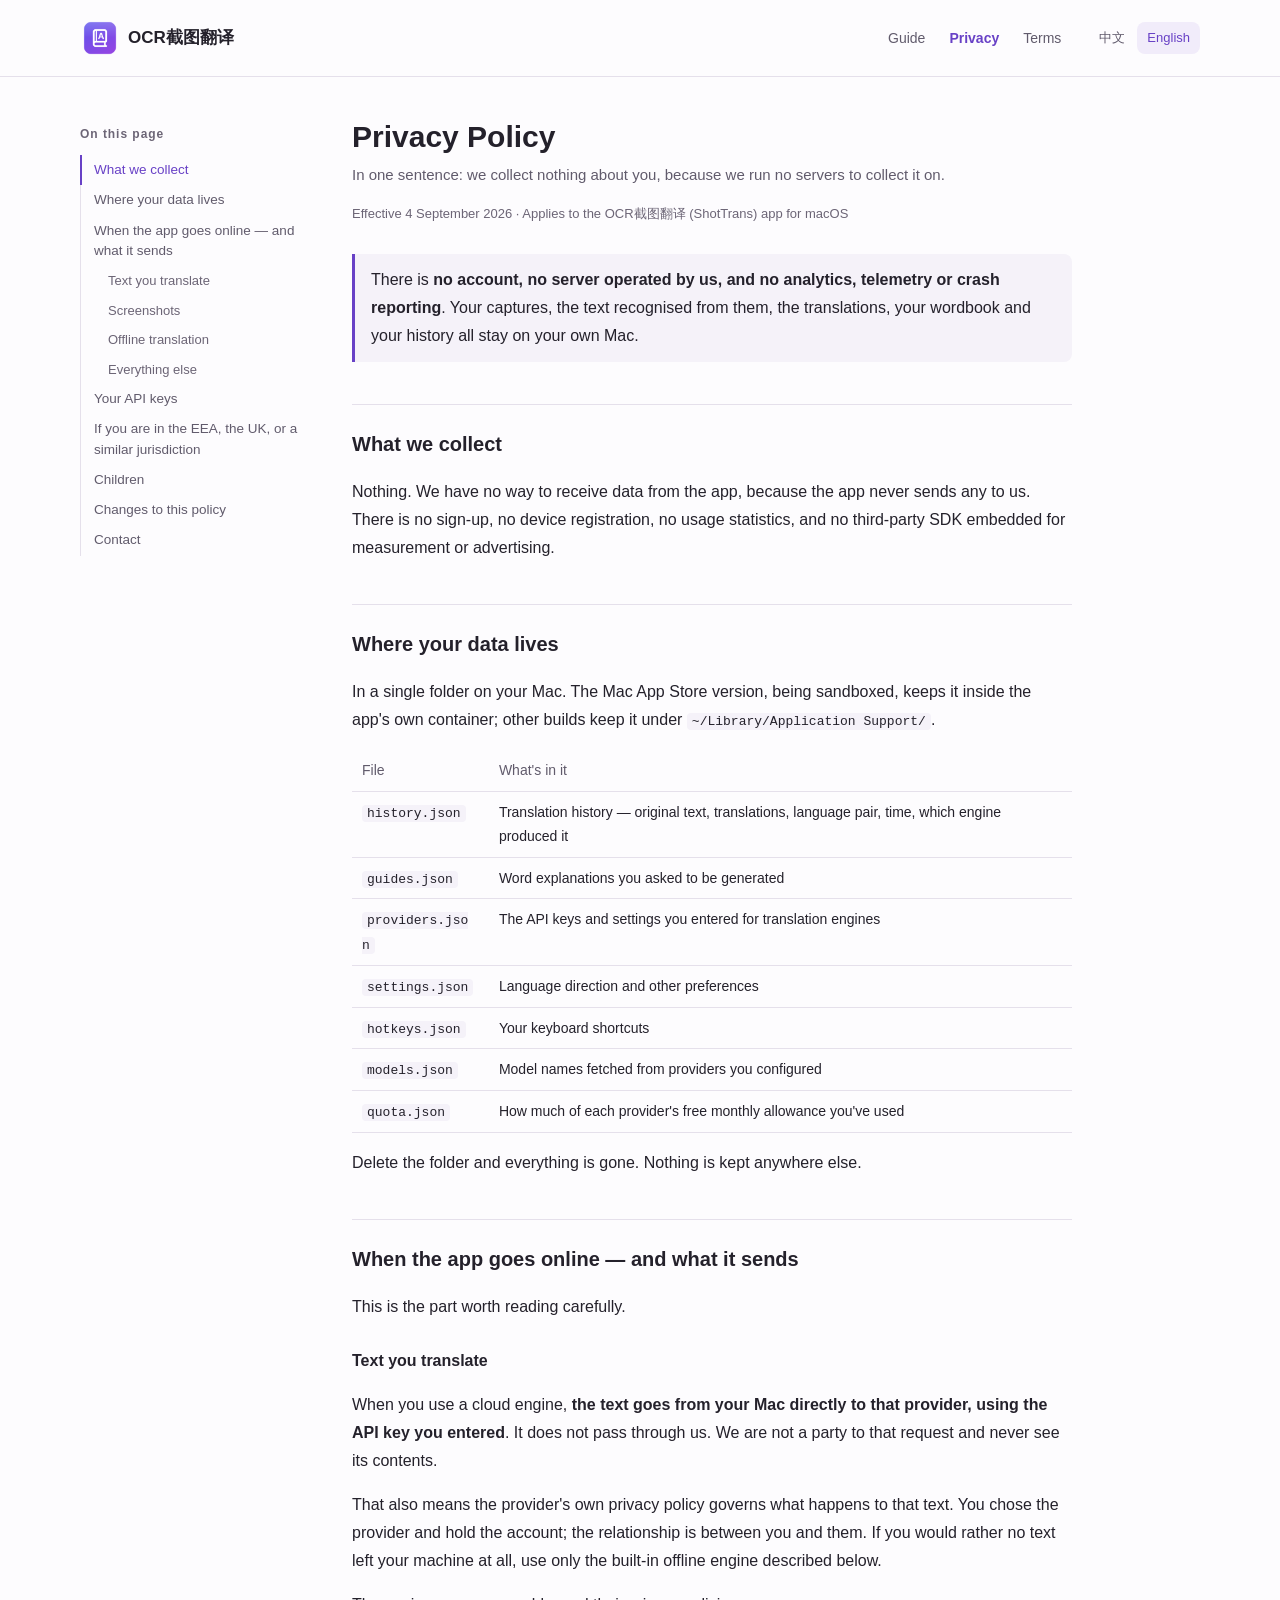
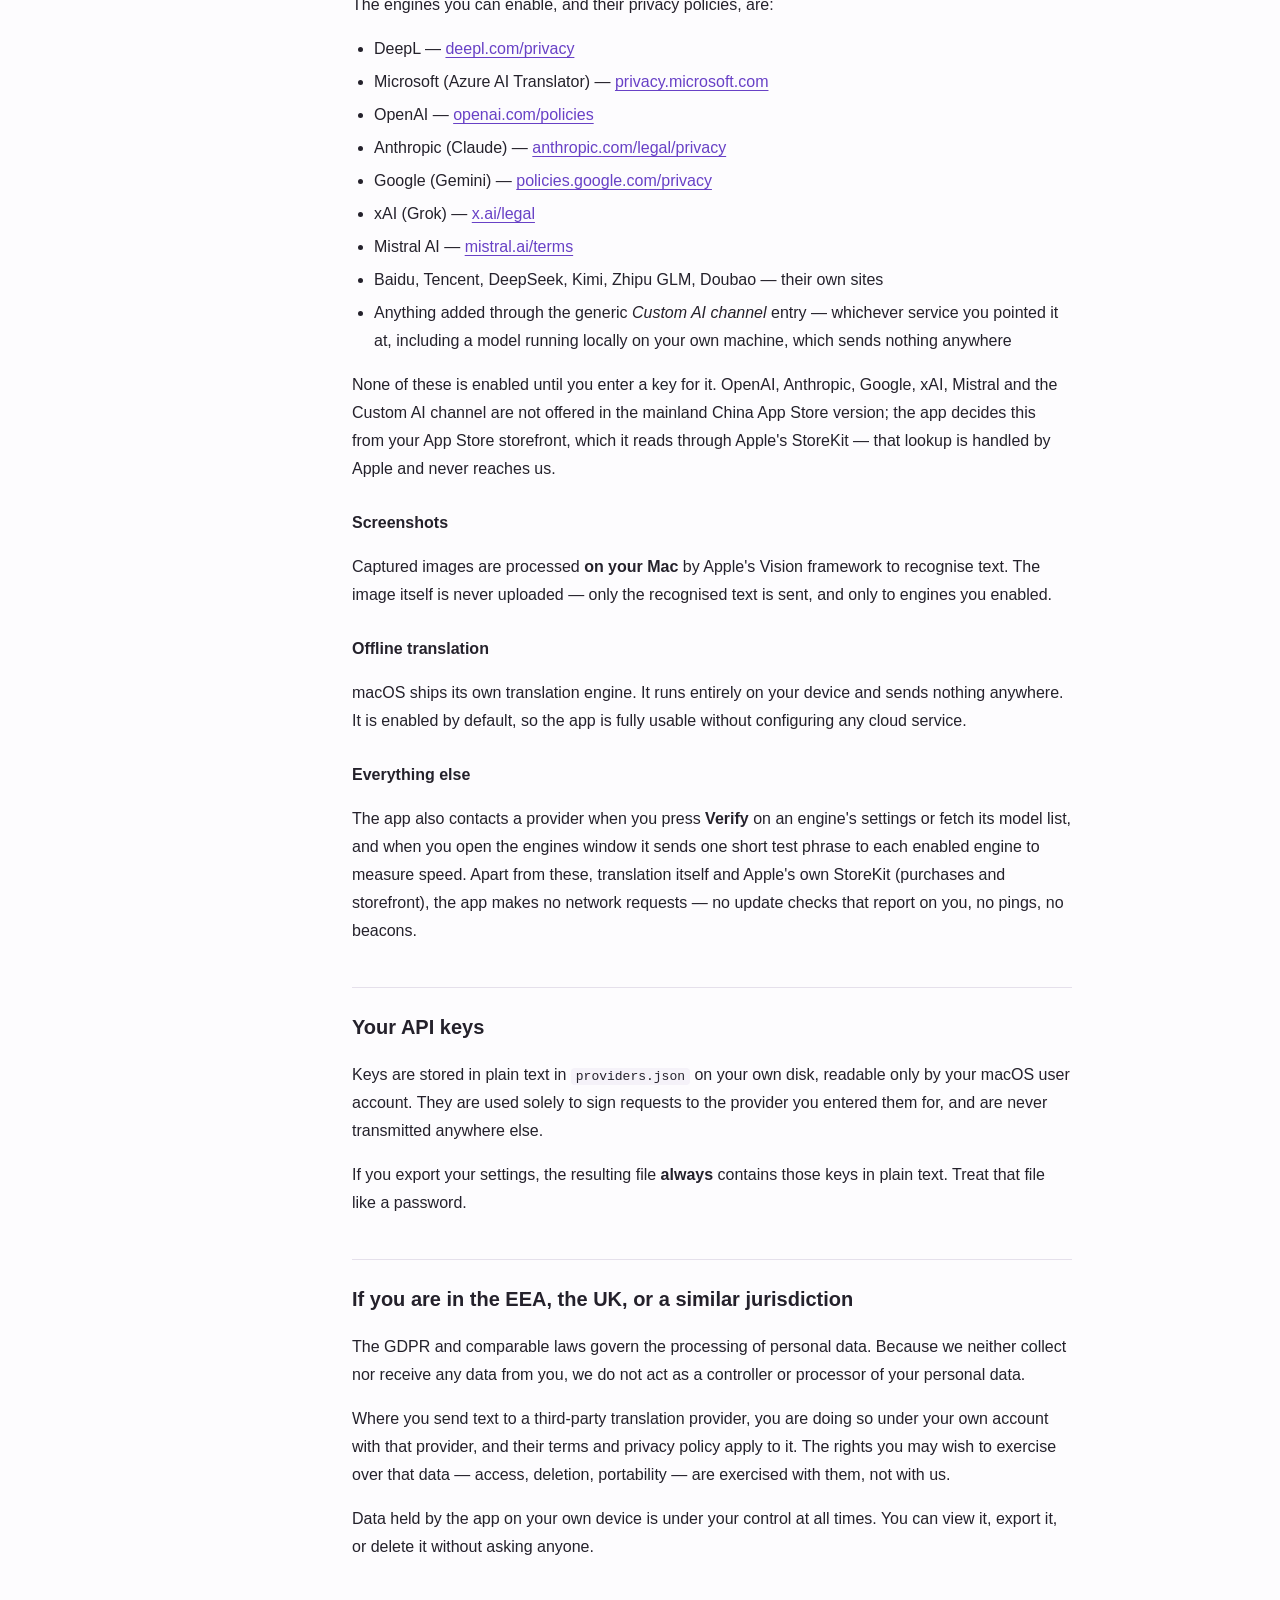
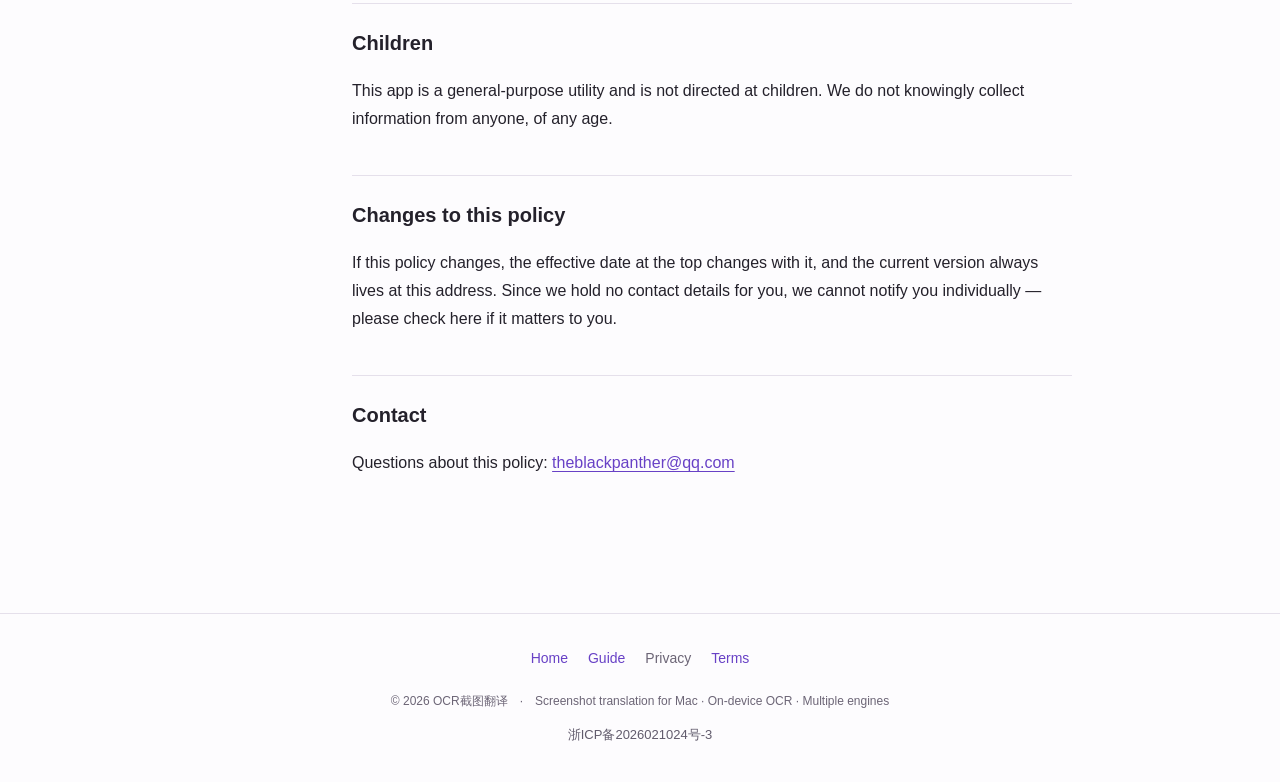
<file: privacy.html>
<!DOCTYPE html>
<html lang="en">
<head>
<meta charset="utf-8">
<meta name="viewport" content="width=device-width, initial-scale=1">
<title>个人工具分享 · Privacy · OCR截图翻译</title>
<meta name="description" content="We collect nothing, because we run no servers. This page says exactly where your data lives and when the app goes online.">
<link rel="canonical" href="https://shottrans.com/privacy.html">
<link rel="alternate" hreflang="zh-Hans" href="https://shottrans.com/zh/privacy.html">
<link rel="alternate" hreflang="en" href="https://shottrans.com/privacy.html">
<link rel="alternate" hreflang="x-default" href="https://shottrans.com/privacy.html">
<link rel="icon" href="/favicon.ico" sizes="any">
<link rel="icon" type="image/png" sizes="32x32" href="/assets/favicon-32.png">
<link rel="icon" type="image/png" sizes="16x16" href="/assets/favicon-16.png">
<link rel="apple-touch-icon" sizes="180x180" href="/assets/apple-touch-icon.png">
<link rel="stylesheet" href="assets/site.css">
</head>
<body>
<a class="skip-link" href="#main">Skip to content</a>
<header class="top">
  <div class="top-inner">
    <a class="brand" href="index.html"><img src="assets/app-icon.png" width="40" height="40" alt=""><span>OCR截图翻译</span></a>
    <nav class="nav" aria-label="Main navigation"><a href="guide.html">Guide</a><a href="privacy.html" class="on">Privacy</a><a href="terms.html">Terms</a></nav>
    <nav class="langs" aria-label="Language"><a class="lang" href="zh/privacy.html">中文</a><span class="lang on">English</span></nav>
  </div>
</header>

<div class="shell with-toc">
<nav class="toc"><p class="toc-title">On this page</p><ul><li class="l2"><a href="#What-we-collect">What we collect</a></li><li class="l2"><a href="#Where-your-data-lives">Where your data lives</a></li><li class="l2"><a href="#When-the-app-goes-online-and-what-it-sends">When the app goes online — and what it sends</a></li><li class="l3"><a href="#Text-you-translate">Text you translate</a></li><li class="l3"><a href="#Screenshots">Screenshots</a></li><li class="l3"><a href="#Offline-translation">Offline translation</a></li><li class="l3"><a href="#Everything-else">Everything else</a></li><li class="l2"><a href="#Your-API-keys">Your API keys</a></li><li class="l2"><a href="#If-you-are-in-the-EEA-the-UK-or-a-similar-jurisdiction">If you are in the EEA, the UK, or a similar jurisdiction</a></li><li class="l2"><a href="#Children">Children</a></li><li class="l2"><a href="#Changes-to-this-policy">Changes to this policy</a></li><li class="l2"><a href="#Contact">Contact</a></li></ul></nav>
<main id="main" class="page privacy" tabindex="-1">
<h1>Privacy Policy</h1>
<p class="lede">In one sentence: we collect nothing about you, because we run no
servers to collect it on.</p>
<p class="updated">Effective 4 September 2026 · Applies to the OCR截图翻译 (ShotTrans) app for macOS</p>

<div class="note">
  <p>There is <strong>no account, no server operated by us, and no analytics,
  telemetry or crash reporting</strong>. Your captures, the text recognised from
  them, the translations, your wordbook and your history all stay on your own
  Mac.</p>
</div>

<h2 id="What-we-collect">What we collect</h2>
<p>Nothing. We have no way to receive data from the app, because the app never
sends any to us. There is no sign-up, no device registration, no usage
statistics, and no third-party SDK embedded for measurement or advertising.</p>

<h2 id="Where-your-data-lives">Where your data lives</h2>
<p>In a single folder on your Mac. The Mac App Store version, being sandboxed,
keeps it inside the app's own container; other builds keep it under
<code>~/Library/Application&nbsp;Support/</code>.</p>
<div class="tablewrap">
<table>
  <tr><th>File</th><th>What's in it</th></tr>
  <tr><td><code>history.json</code></td><td>Translation history — original text, translations, language pair, time, which engine produced it</td></tr>
  <tr><td><code>guides.json</code></td><td>Word explanations you asked to be generated</td></tr>
  <tr><td><code>providers.json</code></td><td>The API keys and settings you entered for translation engines</td></tr>
  <tr><td><code>settings.json</code></td><td>Language direction and other preferences</td></tr>
  <tr><td><code>hotkeys.json</code></td><td>Your keyboard shortcuts</td></tr>
  <tr><td><code>models.json</code></td><td>Model names fetched from providers you configured</td></tr>
  <tr><td><code>quota.json</code></td><td>How much of each provider's free monthly allowance you've used</td></tr>
</table>
</div>
<p>Delete the folder and everything is gone. Nothing is kept anywhere else.</p>

<h2 id="When-the-app-goes-online-and-what-it-sends">When the app goes online — and what it sends</h2>
<p>This is the part worth reading carefully.</p>

<h3 id="Text-you-translate">Text you translate</h3>
<p>When you use a cloud engine, <strong>the text goes from your Mac directly to
that provider, using the API key you entered</strong>. It does not pass through
us. We are not a party to that request and never see its contents.</p>
<p>That also means the provider's own privacy policy governs what happens to that
text. You chose the provider and hold the account; the relationship is between
you and them. If you would rather no text left your machine at all, use only the
built-in offline engine described below.</p>

<p>The engines you can enable, and their privacy policies, are:</p>
<ul>
  <li>DeepL — <a href="https://www.deepl.com/privacy" rel="noopener">deepl.com/privacy</a></li>
  <li>Microsoft (Azure AI Translator) — <a href="https://privacy.microsoft.com/privacystatement" rel="noopener">privacy.microsoft.com</a></li>
  <li>OpenAI — <a href="https://openai.com/policies/privacy-policy" rel="noopener">openai.com/policies</a></li>
  <li>Anthropic (Claude) — <a href="https://www.anthropic.com/legal/privacy" rel="noopener">anthropic.com/legal/privacy</a></li>
  <li>Google (Gemini) — <a href="https://policies.google.com/privacy" rel="noopener">policies.google.com/privacy</a></li>
  <li>xAI (Grok) — <a href="https://x.ai/legal/privacy-policy" rel="noopener">x.ai/legal</a></li>
  <li>Mistral AI — <a href="https://mistral.ai/terms" rel="noopener">mistral.ai/terms</a></li>
  <li>Baidu, Tencent, DeepSeek, Kimi, Zhipu GLM, Doubao — their own sites</li>
  <li>Anything added through the generic <em>Custom AI channel</em> entry — whichever
  service you pointed it at, including a model running locally on your own machine,
  which sends nothing anywhere</li>
</ul>
<p>None of these is enabled until you enter a key for it. OpenAI, Anthropic, Google,
xAI, Mistral and the Custom AI channel are not offered in the mainland China App Store
version; the app decides this from your App Store storefront, which it reads through
Apple's StoreKit — that lookup is handled by Apple and never reaches us.</p>

<h3 id="Screenshots">Screenshots</h3>
<p>Captured images are processed <strong>on your Mac</strong> by Apple's Vision
framework to recognise text. The image itself is never uploaded — only the
recognised text is sent, and only to engines you enabled.</p>

<h3 id="Offline-translation">Offline translation</h3>
<p>macOS ships its own translation engine. It runs entirely on your device and
sends nothing anywhere. It is enabled by default, so the app is fully usable
without configuring any cloud service.</p>

<h3 id="Everything-else">Everything else</h3>
<p>The app also contacts a provider when you press <strong>Verify</strong> on an
engine's settings or fetch its model list, and when you open the engines window it
sends one short test phrase to each enabled engine to measure speed. Apart from
these, translation itself and Apple's own StoreKit (purchases and storefront), the
app makes no network requests — no update checks that report on you, no pings, no
beacons.</p>

<h2 id="Your-API-keys">Your API keys</h2>
<p>Keys are stored in plain text in <code>providers.json</code> on your own disk,
readable only by your macOS user account. They are used solely to sign requests to
the provider you entered them for, and are never transmitted anywhere else.</p>
<p>If you export your settings, the resulting file <strong>always</strong> contains
those keys in plain text. Treat that file like a password.</p>

<h2 id="If-you-are-in-the-EEA-the-UK-or-a-similar-jurisdiction">If you are in the EEA, the UK, or a similar jurisdiction</h2>
<p>The GDPR and comparable laws govern the processing of personal data. Because
we neither collect nor receive any data from you, we do not act as a controller
or processor of your personal data.</p>
<p>Where you send text to a third-party translation provider, you are doing so
under your own account with that provider, and their terms and privacy policy
apply to it. The rights you may wish to exercise over that data — access,
deletion, portability — are exercised with them, not with us.</p>
<p>Data held by the app on your own device is under your control at all times.
You can view it, export it, or delete it without asking anyone.</p>

<h2 id="Children">Children</h2>
<p>This app is a general-purpose utility and is not directed at children. We do
not knowingly collect information from anyone, of any age.</p>

<h2 id="Changes-to-this-policy">Changes to this policy</h2>
<p>If this policy changes, the effective date at the top changes with it, and the
current version always lives at this address. Since we hold no contact details
for you, we cannot notify you individually — please check here if it matters to
you.</p>

<h2 id="Contact">Contact</h2>
<p>Questions about this policy: <a href="mailto:theblackpanther@qq.com">theblackpanther@qq.com</a></p>

</main>
</div>

<footer class="foot">
  <div class="foot-links"><a href="index.html">Home</a><a href="guide.html">Guide</a><span>Privacy</span><a href="terms.html">Terms</a></div>
  <p class="copy">© 2026 OCR截图翻译　·　Screenshot translation for Mac · On-device OCR · Multiple engines</p>
  <p class="registration"><a href="https://beian.miit.gov.cn/" target="_blank" rel="noopener noreferrer">浙ICP备2026021024号-3</a></p>
</footer>
<script src="assets/site.js" defer></script>
</body>
</html>
</file>
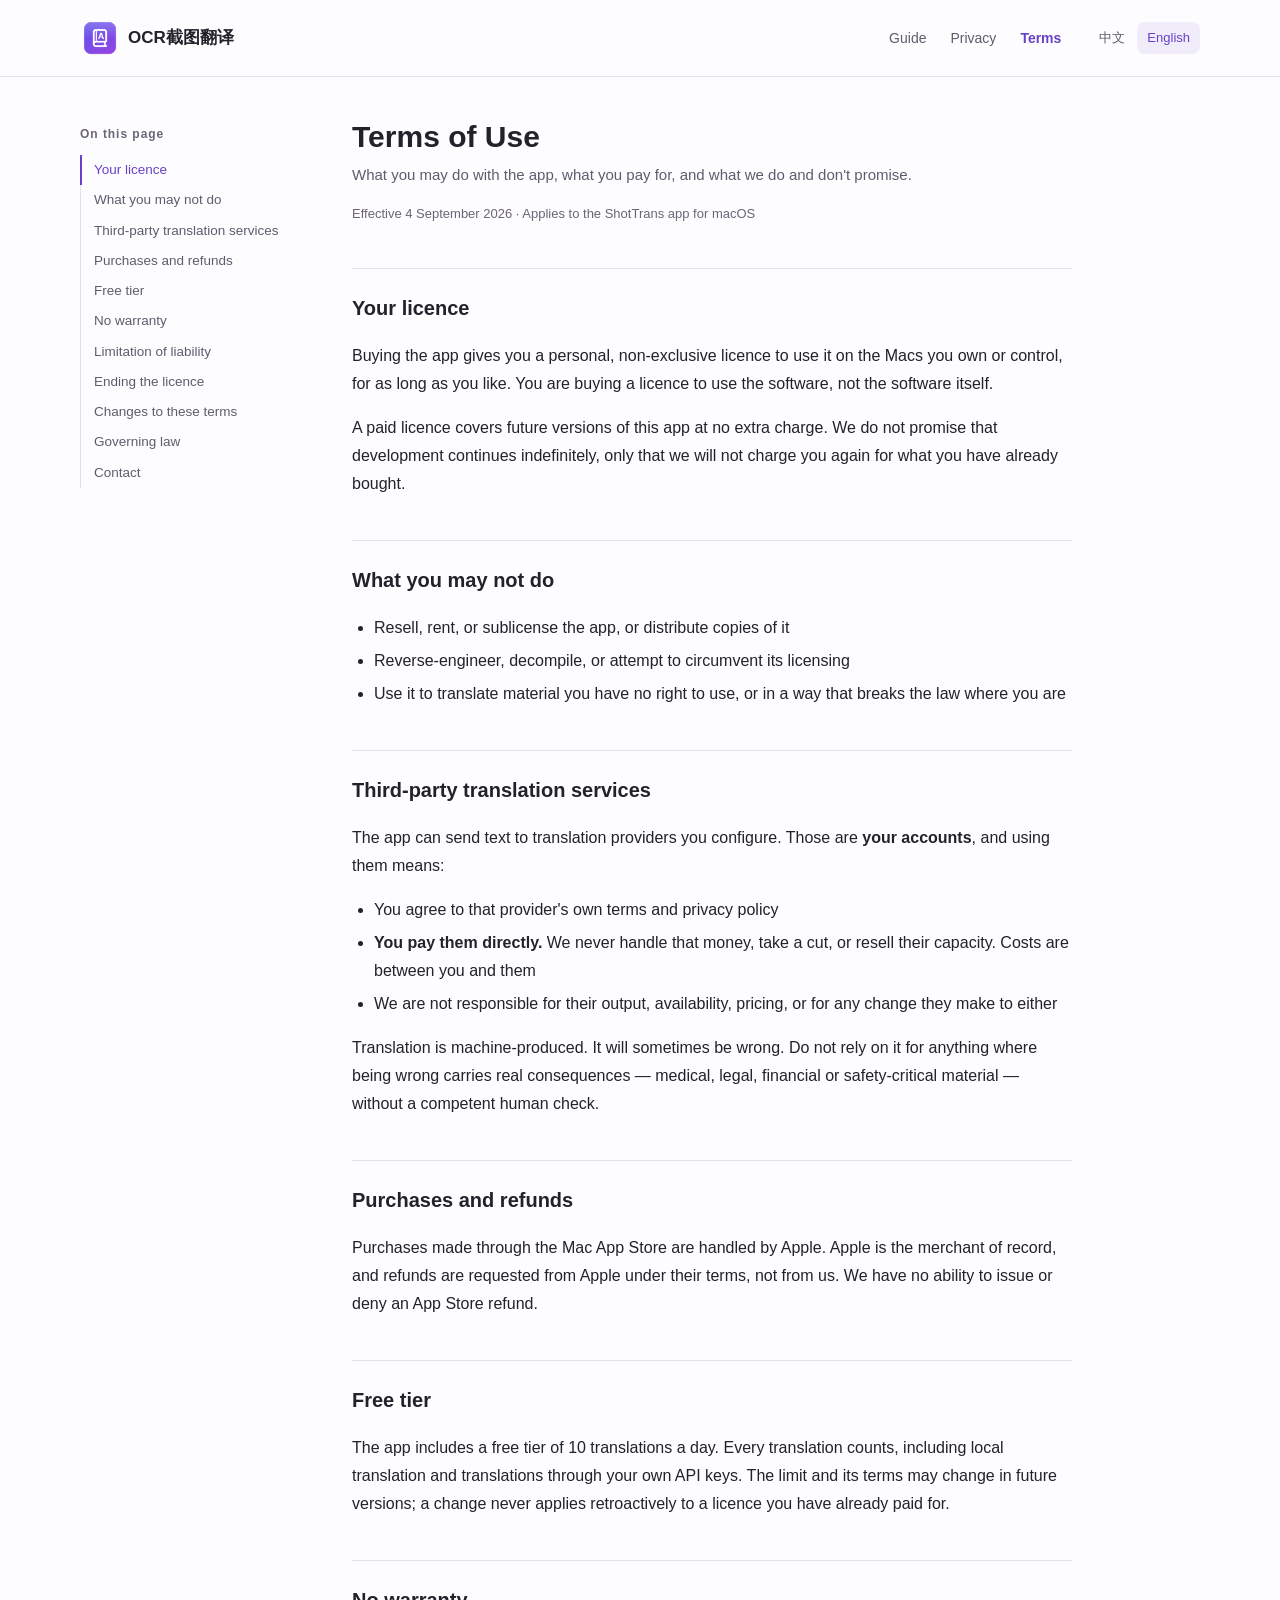
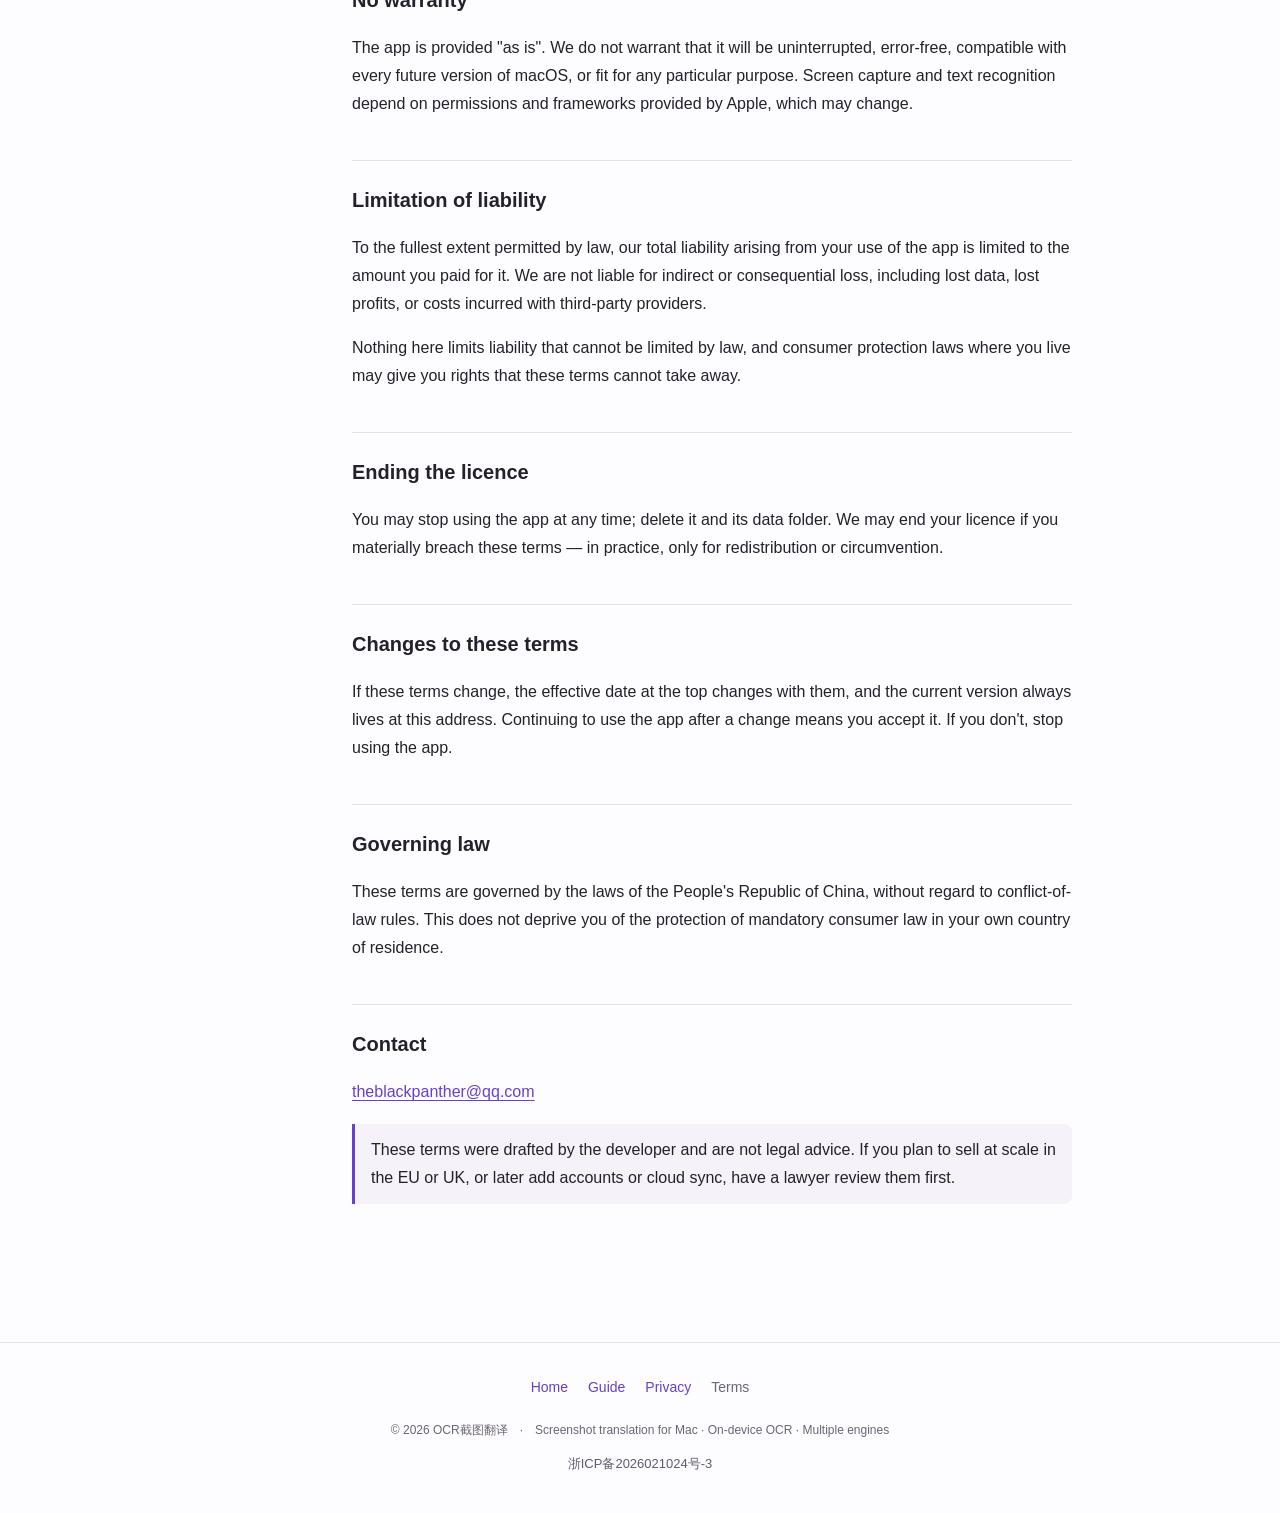
<file: terms.html>
<!DOCTYPE html>
<html lang="en">
<head>
<meta charset="utf-8">
<meta name="viewport" content="width=device-width, initial-scale=1">
<title>个人工具分享 · Terms · OCR截图翻译</title>
<meta name="description" content="What the licence covers, purchases and refunds, third-party services, and the disclaimers.">
<link rel="canonical" href="https://shottrans.com/terms.html">
<link rel="alternate" hreflang="zh-Hans" href="https://shottrans.com/zh/terms.html">
<link rel="alternate" hreflang="en" href="https://shottrans.com/terms.html">
<link rel="alternate" hreflang="x-default" href="https://shottrans.com/terms.html">
<link rel="icon" href="/favicon.ico" sizes="any">
<link rel="icon" type="image/png" sizes="32x32" href="/assets/favicon-32.png">
<link rel="icon" type="image/png" sizes="16x16" href="/assets/favicon-16.png">
<link rel="apple-touch-icon" sizes="180x180" href="/assets/apple-touch-icon.png">
<link rel="stylesheet" href="assets/site.css">
</head>
<body>
<a class="skip-link" href="#main">Skip to content</a>
<header class="top">
  <div class="top-inner">
    <a class="brand" href="index.html"><img src="assets/app-icon.png" width="40" height="40" alt=""><span>OCR截图翻译</span></a>
    <nav class="nav" aria-label="Main navigation"><a href="guide.html">Guide</a><a href="privacy.html">Privacy</a><a href="terms.html" class="on">Terms</a></nav>
    <nav class="langs" aria-label="Language"><a class="lang" href="zh/terms.html">中文</a><span class="lang on">English</span></nav>
  </div>
</header>

<div class="shell with-toc">
<nav class="toc"><p class="toc-title">On this page</p><ul><li class="l2"><a href="#Your-licence">Your licence</a></li><li class="l2"><a href="#What-you-may-not-do">What you may not do</a></li><li class="l2"><a href="#Third-party-translation-services">Third-party translation services</a></li><li class="l2"><a href="#Purchases-and-refunds">Purchases and refunds</a></li><li class="l2"><a href="#Free-tier">Free tier</a></li><li class="l2"><a href="#No-warranty">No warranty</a></li><li class="l2"><a href="#Limitation-of-liability">Limitation of liability</a></li><li class="l2"><a href="#Ending-the-licence">Ending the licence</a></li><li class="l2"><a href="#Changes-to-these-terms">Changes to these terms</a></li><li class="l2"><a href="#Governing-law">Governing law</a></li><li class="l2"><a href="#Contact">Contact</a></li></ul></nav>
<main id="main" class="page terms" tabindex="-1">
<h1>Terms of Use</h1>
<p class="lede">What you may do with the app, what you pay for, and what we do and
don't promise.</p>
<p class="updated">Effective 4 September 2026 · Applies to the ShotTrans app for macOS</p>

<h2 id="Your-licence">Your licence</h2>
<p>Buying the app gives you a personal, non-exclusive licence to use it on the
Macs you own or control, for as long as you like. You are buying a licence to use
the software, not the software itself.</p>
<p>A paid licence covers future versions of this app at no extra charge. We do
not promise that development continues indefinitely, only that we will not charge
you again for what you have already bought.</p>

<h2 id="What-you-may-not-do">What you may not do</h2>
<ul>
  <li>Resell, rent, or sublicense the app, or distribute copies of it</li>
  <li>Reverse-engineer, decompile, or attempt to circumvent its licensing</li>
  <li>Use it to translate material you have no right to use, or in a way that
  breaks the law where you are</li>
</ul>

<h2 id="Third-party-translation-services">Third-party translation services</h2>
<p>The app can send text to translation providers you configure. Those are
<strong>your accounts</strong>, and using them means:</p>
<ul>
  <li>You agree to that provider's own terms and privacy policy</li>
  <li><strong>You pay them directly.</strong> We never handle that money, take a
  cut, or resell their capacity. Costs are between you and them</li>
  <li>We are not responsible for their output, availability, pricing, or for any
  change they make to either</li>
</ul>
<p>Translation is machine-produced. It will sometimes be wrong. Do not rely on it
for anything where being wrong carries real consequences — medical, legal,
financial or safety-critical material — without a competent human check.</p>

<h2 id="Purchases-and-refunds">Purchases and refunds</h2>
<p>Purchases made through the Mac App Store are handled by Apple. Apple is the
merchant of record, and refunds are requested from Apple under their terms, not
from us. We have no ability to issue or deny an App Store refund.</p>

<h2 id="Free-tier">Free tier</h2>
<p>The app includes a free tier of 10 translations a day. Every translation counts,
including local translation and translations through your own API keys. The limit and its terms may
change in future versions; a change never applies retroactively to a licence you
have already paid for.</p>

<h2 id="No-warranty">No warranty</h2>
<p>The app is provided "as is". We do not warrant that it will be uninterrupted,
error-free, compatible with every future version of macOS, or fit for any
particular purpose. Screen capture and text recognition depend on permissions and
frameworks provided by Apple, which may change.</p>

<h2 id="Limitation-of-liability">Limitation of liability</h2>
<p>To the fullest extent permitted by law, our total liability arising from your
use of the app is limited to the amount you paid for it. We are not liable for
indirect or consequential loss, including lost data, lost profits, or costs
incurred with third-party providers.</p>
<p>Nothing here limits liability that cannot be limited by law, and consumer
protection laws where you live may give you rights that these terms cannot take
away.</p>

<h2 id="Ending-the-licence">Ending the licence</h2>
<p>You may stop using the app at any time; delete it and its data folder. We may
end your licence if you materially breach these terms — in practice, only for
redistribution or circumvention.</p>

<h2 id="Changes-to-these-terms">Changes to these terms</h2>
<p>If these terms change, the effective date at the top changes with them, and the
current version always lives at this address. Continuing to use the app after a
change means you accept it. If you don't, stop using the app.</p>

<h2 id="Governing-law">Governing law</h2>
<p>These terms are governed by the laws of the People's Republic of China, without
regard to conflict-of-law rules. This does not deprive you of the protection of
mandatory consumer law in your own country of residence.</p>

<h2 id="Contact">Contact</h2>
<p><a href="mailto:theblackpanther@qq.com">theblackpanther@qq.com</a></p>

<div class="note">
  <p>These terms were drafted by the developer and are not legal advice. If you
  plan to sell at scale in the EU or UK, or later add accounts or cloud sync, have
  a lawyer review them first.</p>
</div>

</main>
</div>

<footer class="foot">
  <div class="foot-links"><a href="index.html">Home</a><a href="guide.html">Guide</a><a href="privacy.html">Privacy</a><span>Terms</span></div>
  <p class="copy">© 2026 OCR截图翻译　·　Screenshot translation for Mac · On-device OCR · Multiple engines</p>
  <p class="registration"><a href="https://beian.miit.gov.cn/" target="_blank" rel="noopener noreferrer">浙ICP备2026021024号-3</a></p>
</footer>
<script src="assets/site.js" defer></script>
</body>
</html>
</file>
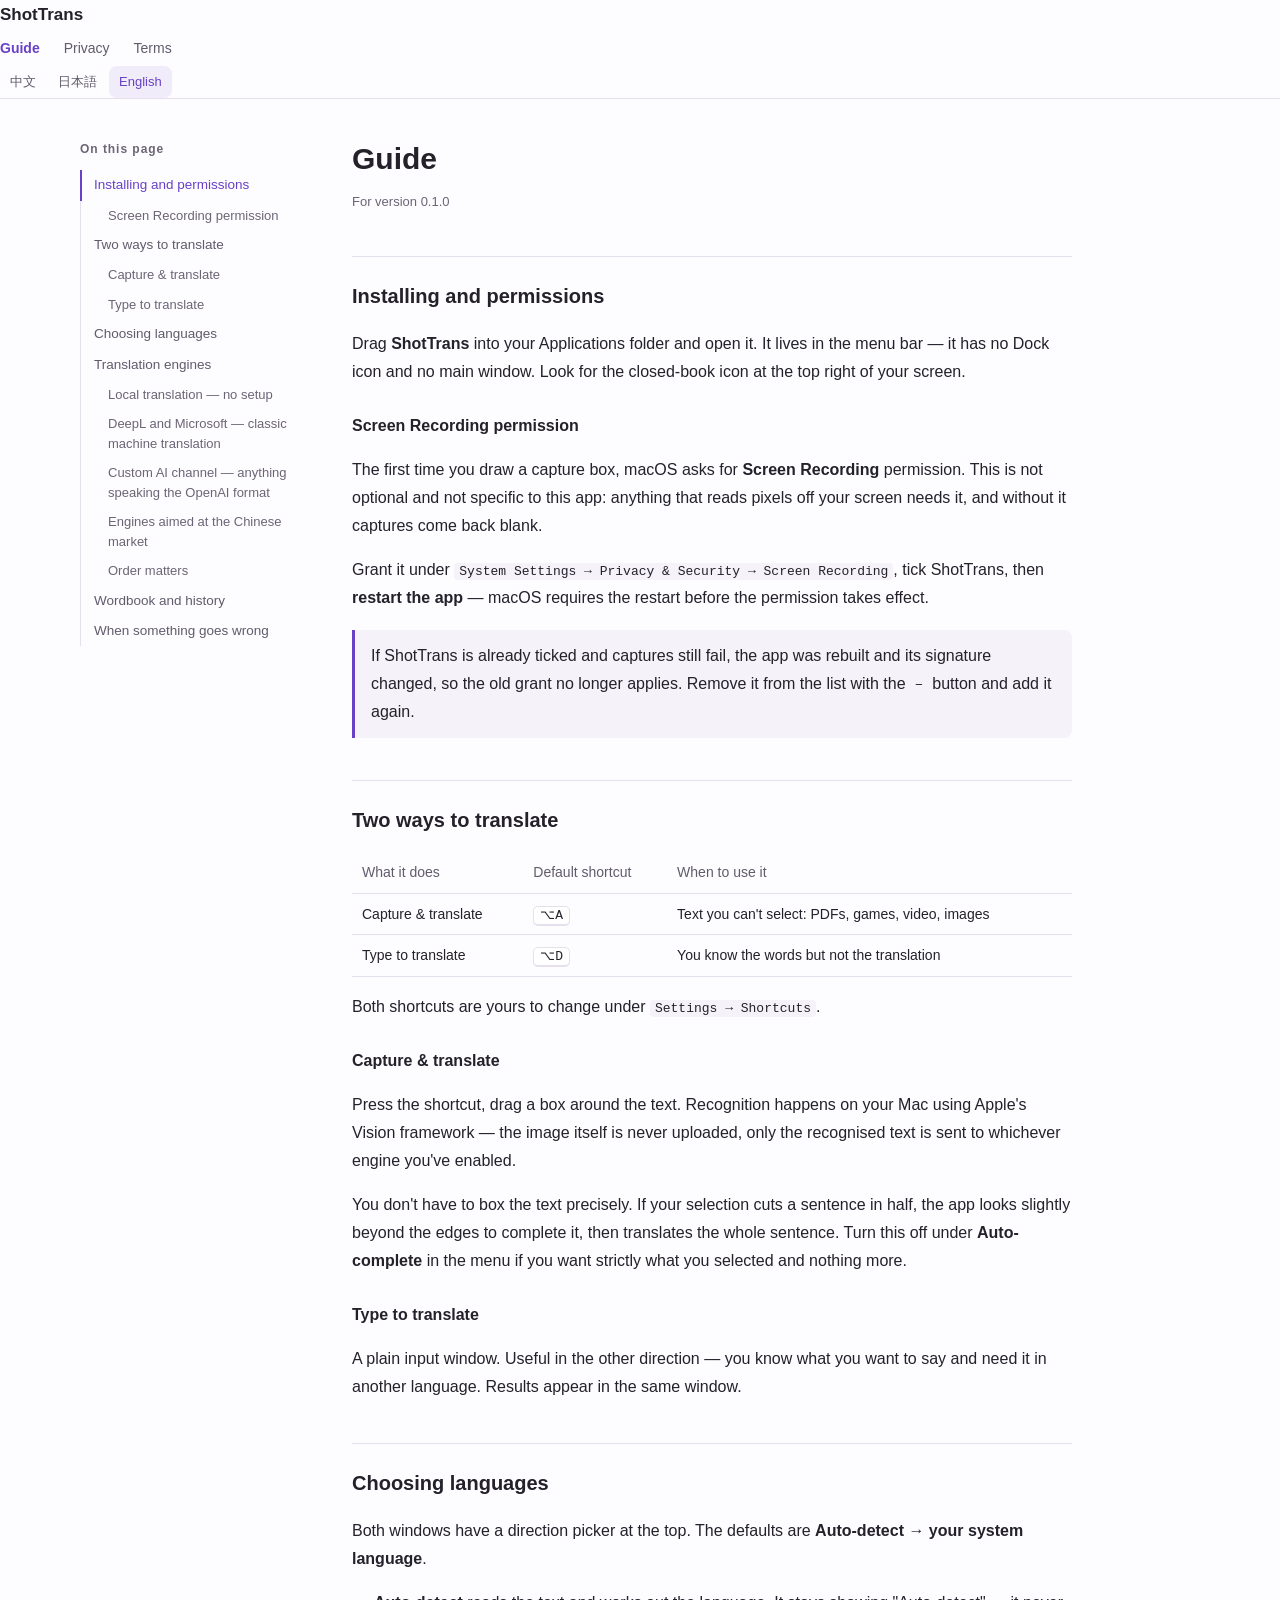
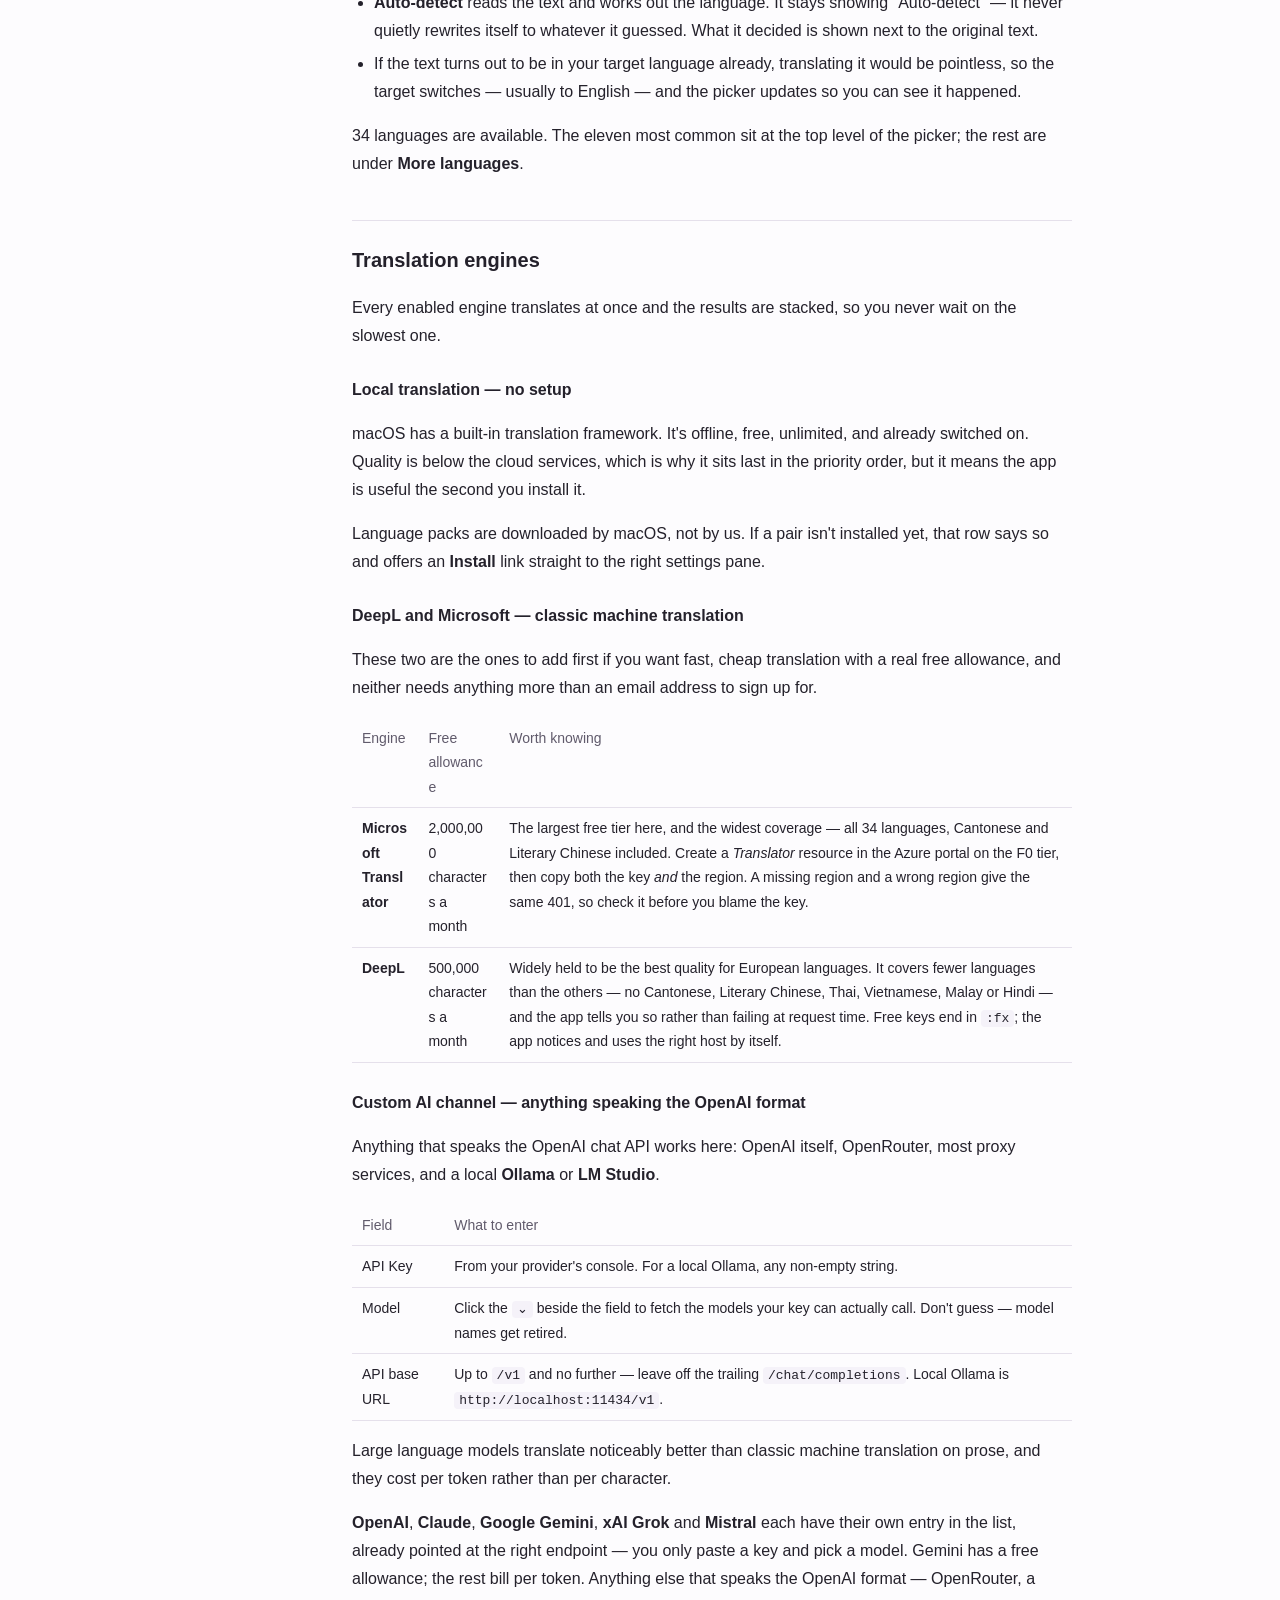
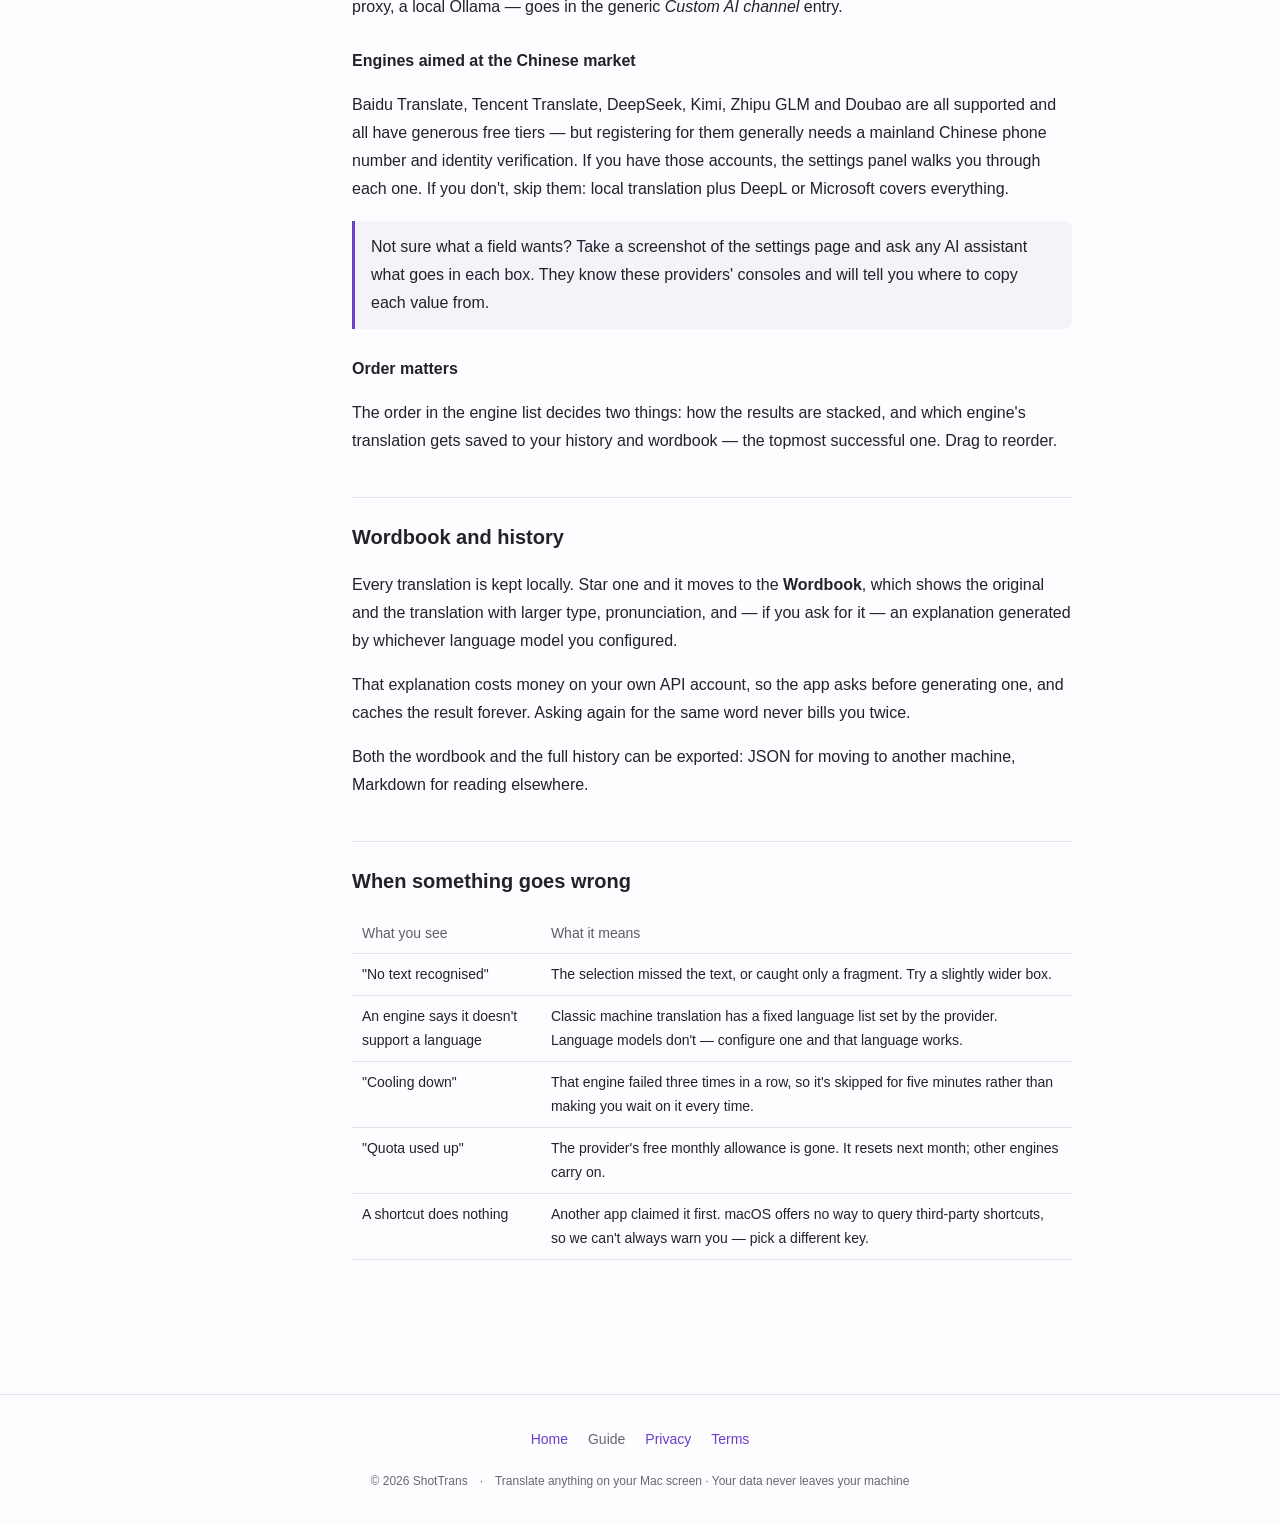
<file: en/guide.html>
<!DOCTYPE html>
<html lang="en">
<head>
<meta charset="utf-8">
<meta name="viewport" content="width=device-width, initial-scale=1">
<title>Guide · ShotTrans</title>
<meta name="description" content="Installing, granting permissions, the two ways to translate, setting up engines, the wordbook and history.">
<link rel="canonical" href="https://shottrans.com/en/guide.html">
<link rel="alternate" hreflang="zh-Hans" href="https://shottrans.com/zh/guide.html">
<link rel="alternate" hreflang="en" href="https://shottrans.com/en/guide.html">
<link rel="alternate" hreflang="x-default" href="https://shottrans.com/en/guide.html">
<link rel="stylesheet" href="../assets/site.css">
</head>
<body>
<header class="top">
  <a class="brand" href="index.html">ShotTrans</a>
  <nav class="nav"><a href="guide.html" class="on">Guide</a><a href="privacy.html">Privacy</a><a href="terms.html">Terms</a></nav>
  <div class="langs"><a class="lang" href="../zh/guide.html">中文</a><span class="lang off" title="Coming soon">日本語</span><span class="lang on">English</span></div>
</header>

<div class="shell with-toc">
<nav class="toc"><p class="toc-title">On this page</p><ul><li class="l2"><a href="#Installing-and-permissions">Installing and permissions</a></li><li class="l3"><a href="#Screen-Recording-permission">Screen Recording permission</a></li><li class="l2"><a href="#Two-ways-to-translate">Two ways to translate</a></li><li class="l3"><a href="#Capture-amp-translate">Capture &amp; translate</a></li><li class="l3"><a href="#Type-to-translate">Type to translate</a></li><li class="l2"><a href="#Choosing-languages">Choosing languages</a></li><li class="l2"><a href="#Translation-engines">Translation engines</a></li><li class="l3"><a href="#Local-translation-no-setup">Local translation — no setup</a></li><li class="l3"><a href="#DeepL-and-Microsoft-classic-machine-translation">DeepL and Microsoft — classic machine translation</a></li><li class="l3"><a href="#Custom-AI-channel-anything-speaking-the-OpenAI-format">Custom AI channel — anything speaking the OpenAI format</a></li><li class="l3"><a href="#Engines-aimed-at-the-Chinese-market">Engines aimed at the Chinese market</a></li><li class="l3"><a href="#Order-matters">Order matters</a></li><li class="l2"><a href="#Wordbook-and-history">Wordbook and history</a></li><li class="l2"><a href="#When-something-goes-wrong">When something goes wrong</a></li></ul></nav>
<main class="page guide">
<h1>Guide</h1>
<p class="updated">For version 0.1.0</p>

<h2 id="Installing-and-permissions">Installing and permissions</h2>
<p>Drag <strong>ShotTrans</strong> into your Applications folder and open it.
It lives in the menu bar — it has no Dock icon and no main window. Look for the
closed-book icon at the top right of your screen.</p>

<h3 id="Screen-Recording-permission">Screen Recording permission</h3>
<p>The first time you draw a capture box, macOS asks for <strong>Screen
Recording</strong> permission. This is not optional and not specific to this app:
anything that reads pixels off your screen needs it, and without it captures come
back blank.</p>
<p>Grant it under <code>System Settings → Privacy &amp; Security → Screen
Recording</code>, tick ShotTrans, then <strong>restart the app</strong> — macOS
requires the restart before the permission takes effect.</p>
<div class="note">
  <p>If ShotTrans is already ticked and captures still fail, the app was
  rebuilt and its signature changed, so the old grant no longer applies.
  Remove it from the list with the <code>−</code> button and add it again.</p>
</div>

<h2 id="Two-ways-to-translate">Two ways to translate</h2>
<div class="tablewrap">
<table>
  <tr><th>What it does</th><th>Default shortcut</th><th>When to use it</th></tr>
  <tr><td>Capture &amp; translate</td><td><kbd>⌥A</kbd></td><td>Text you can't select: PDFs, games, video, images</td></tr>
  <tr><td>Type to translate</td><td><kbd>⌥D</kbd></td><td>You know the words but not the translation</td></tr>
</table>
</div>
<p>Both shortcuts are yours to change under <code>Settings → Shortcuts</code>.</p>

<h3 id="Capture-amp-translate">Capture &amp; translate</h3>
<p>Press the shortcut, drag a box around the text. Recognition happens on your
Mac using Apple's Vision framework — the image itself is never uploaded, only the
recognised text is sent to whichever engine you've enabled.</p>
<p>You don't have to box the text precisely. If your selection cuts a sentence in
half, the app looks slightly beyond the edges to complete it, then translates the
whole sentence. Turn this off under <strong>Auto-complete</strong> in the menu if
you want strictly what you selected and nothing more.</p>

<h3 id="Type-to-translate">Type to translate</h3>
<p>A plain input window. Useful in the other direction — you know what you want to
say and need it in another language. Results appear in the same window.</p>

<h2 id="Choosing-languages">Choosing languages</h2>
<p>Both windows have a direction picker at the top. The defaults are
<strong>Auto-detect → your system language</strong>.</p>
<ul>
  <li><strong>Auto-detect</strong> reads the text and works out the language.
  It stays showing "Auto-detect" — it never quietly rewrites itself to whatever
  it guessed. What it decided is shown next to the original text.</li>
  <li>If the text turns out to be in your target language already, translating it
  would be pointless, so the target switches — usually to English — and the picker
  updates so you can see it happened.</li>
</ul>
<p>34 languages are available. The eleven most common sit at the top level of the
picker; the rest are under <strong>More languages</strong>.</p>

<h2 id="Translation-engines">Translation engines</h2>
<p>Every enabled engine translates at once and the results are stacked, so you
never wait on the slowest one.</p>

<h3 id="Local-translation-no-setup">Local translation — no setup</h3>
<p>macOS has a built-in translation framework. It's offline, free, unlimited, and
already switched on. Quality is below the cloud services, which is why it sits
last in the priority order, but it means the app is useful the second you install
it.</p>
<p>Language packs are downloaded by macOS, not by us. If a pair isn't installed
yet, that row says so and offers an <strong>Install</strong> link straight to the
right settings pane.</p>

<h3 id="DeepL-and-Microsoft-classic-machine-translation">DeepL and Microsoft — classic machine translation</h3>
<p>These two are the ones to add first if you want fast, cheap translation with a
real free allowance, and neither needs anything more than an email address to sign
up for.</p>
<div class="tablewrap">
<table>
  <tr><th>Engine</th><th>Free allowance</th><th>Worth knowing</th></tr>
  <tr>
    <td><strong>Microsoft Translator</strong></td>
    <td>2,000,000 characters a month</td>
    <td>The largest free tier here, and the widest coverage — all 34 languages,
    Cantonese and Literary Chinese included. Create a <em>Translator</em> resource
    in the Azure portal on the F0 tier, then copy both the key <em>and</em> the
    region. A missing region and a wrong region give the same 401, so check it
    before you blame the key.</td>
  </tr>
  <tr>
    <td><strong>DeepL</strong></td>
    <td>500,000 characters a month</td>
    <td>Widely held to be the best quality for European languages. It covers fewer
    languages than the others — no Cantonese, Literary Chinese, Thai, Vietnamese,
    Malay or Hindi — and the app tells you so rather than failing at request time.
    Free keys end in <code>:fx</code>; the app notices and uses the right host by
    itself.</td>
  </tr>
</table>
</div>

<h3 id="Custom-AI-channel-anything-speaking-the-OpenAI-format">Custom AI channel — anything speaking the OpenAI format</h3>
<p>Anything that speaks the OpenAI chat API works here: OpenAI itself,
OpenRouter, most proxy services, and a local <strong>Ollama</strong> or
<strong>LM Studio</strong>.</p>
<div class="tablewrap">
<table>
  <tr><th>Field</th><th>What to enter</th></tr>
  <tr><td>API Key</td><td>From your provider's console. For a local Ollama, any non-empty string.</td></tr>
  <tr><td>Model</td><td>Click the <code>⌄</code> beside the field to fetch the models your key can actually call. Don't guess — model names get retired.</td></tr>
  <tr><td>API base URL</td><td>Up to <code>/v1</code> and no further — leave off the trailing <code>/chat/completions</code>. Local Ollama is <code>http://localhost:11434/v1</code>.</td></tr>
</table>
</div>
<p>Large language models translate noticeably better than classic machine
translation on prose, and they cost per token rather than per character.</p>
<p><strong>OpenAI</strong>, <strong>Claude</strong>, <strong>Google Gemini</strong>,
<strong>xAI Grok</strong> and <strong>Mistral</strong> each have their own entry in
the list, already pointed at the right endpoint — you only paste a key and pick a
model. Gemini has a free allowance; the rest bill per token. Anything else that
speaks the OpenAI format — OpenRouter, a proxy, a local Ollama — goes in the
generic <em>Custom AI channel</em> entry.</p>

<h3 id="Engines-aimed-at-the-Chinese-market">Engines aimed at the Chinese market</h3>
<p>Baidu Translate, Tencent Translate, DeepSeek, Kimi, Zhipu GLM and Doubao are
all supported and all have generous free tiers — but registering for them
generally needs a mainland Chinese phone number and identity verification. If you
have those accounts, the settings panel walks you through each one. If you don't,
skip them: local translation plus DeepL or Microsoft covers everything.</p>

<div class="note">
  <p>Not sure what a field wants? Take a screenshot of the settings page and ask
  any AI assistant what goes in each box. They know these providers' consoles and
  will tell you where to copy each value from.</p>
</div>

<h3 id="Order-matters">Order matters</h3>
<p>The order in the engine list decides two things: how the results are stacked,
and which engine's translation gets saved to your history and wordbook — the
topmost successful one. Drag to reorder.</p>

<h2 id="Wordbook-and-history">Wordbook and history</h2>
<p>Every translation is kept locally. Star one and it moves to the
<strong>Wordbook</strong>, which shows the original and the translation with
larger type, pronunciation, and — if you ask for it — an explanation generated by
whichever language model you configured.</p>
<p>That explanation costs money on your own API account, so the app asks before
generating one, and caches the result forever. Asking again for the same word
never bills you twice.</p>
<p>Both the wordbook and the full history can be exported: JSON for moving to
another machine, Markdown for reading elsewhere.</p>

<h2 id="When-something-goes-wrong">When something goes wrong</h2>
<div class="tablewrap">
<table>
  <tr><th>What you see</th><th>What it means</th></tr>
  <tr><td>"No text recognised"</td><td>The selection missed the text, or caught only a fragment. Try a slightly wider box.</td></tr>
  <tr><td>An engine says it doesn't support a language</td><td>Classic machine translation has a fixed language list set by the provider. Language models don't — configure one and that language works.</td></tr>
  <tr><td>"Cooling down"</td><td>That engine failed three times in a row, so it's skipped for five minutes rather than making you wait on it every time.</td></tr>
  <tr><td>"Quota used up"</td><td>The provider's free monthly allowance is gone. It resets next month; other engines carry on.</td></tr>
  <tr><td>A shortcut does nothing</td><td>Another app claimed it first. macOS offers no way to query third-party shortcuts, so we can't always warn you — pick a different key.</td></tr>
</table>
</div>

</main>
</div>

<footer class="foot">
  <div class="foot-links"><a href="index.html">Home</a><span>Guide</span><a href="privacy.html">Privacy</a><a href="terms.html">Terms</a></div>
  <p class="copy">© 2026 ShotTrans　·　Translate anything on your Mac screen · Your data never leaves your machine</p>
</footer>
<script src="../assets/site.js" defer></script>
</body>
</html>
</file>
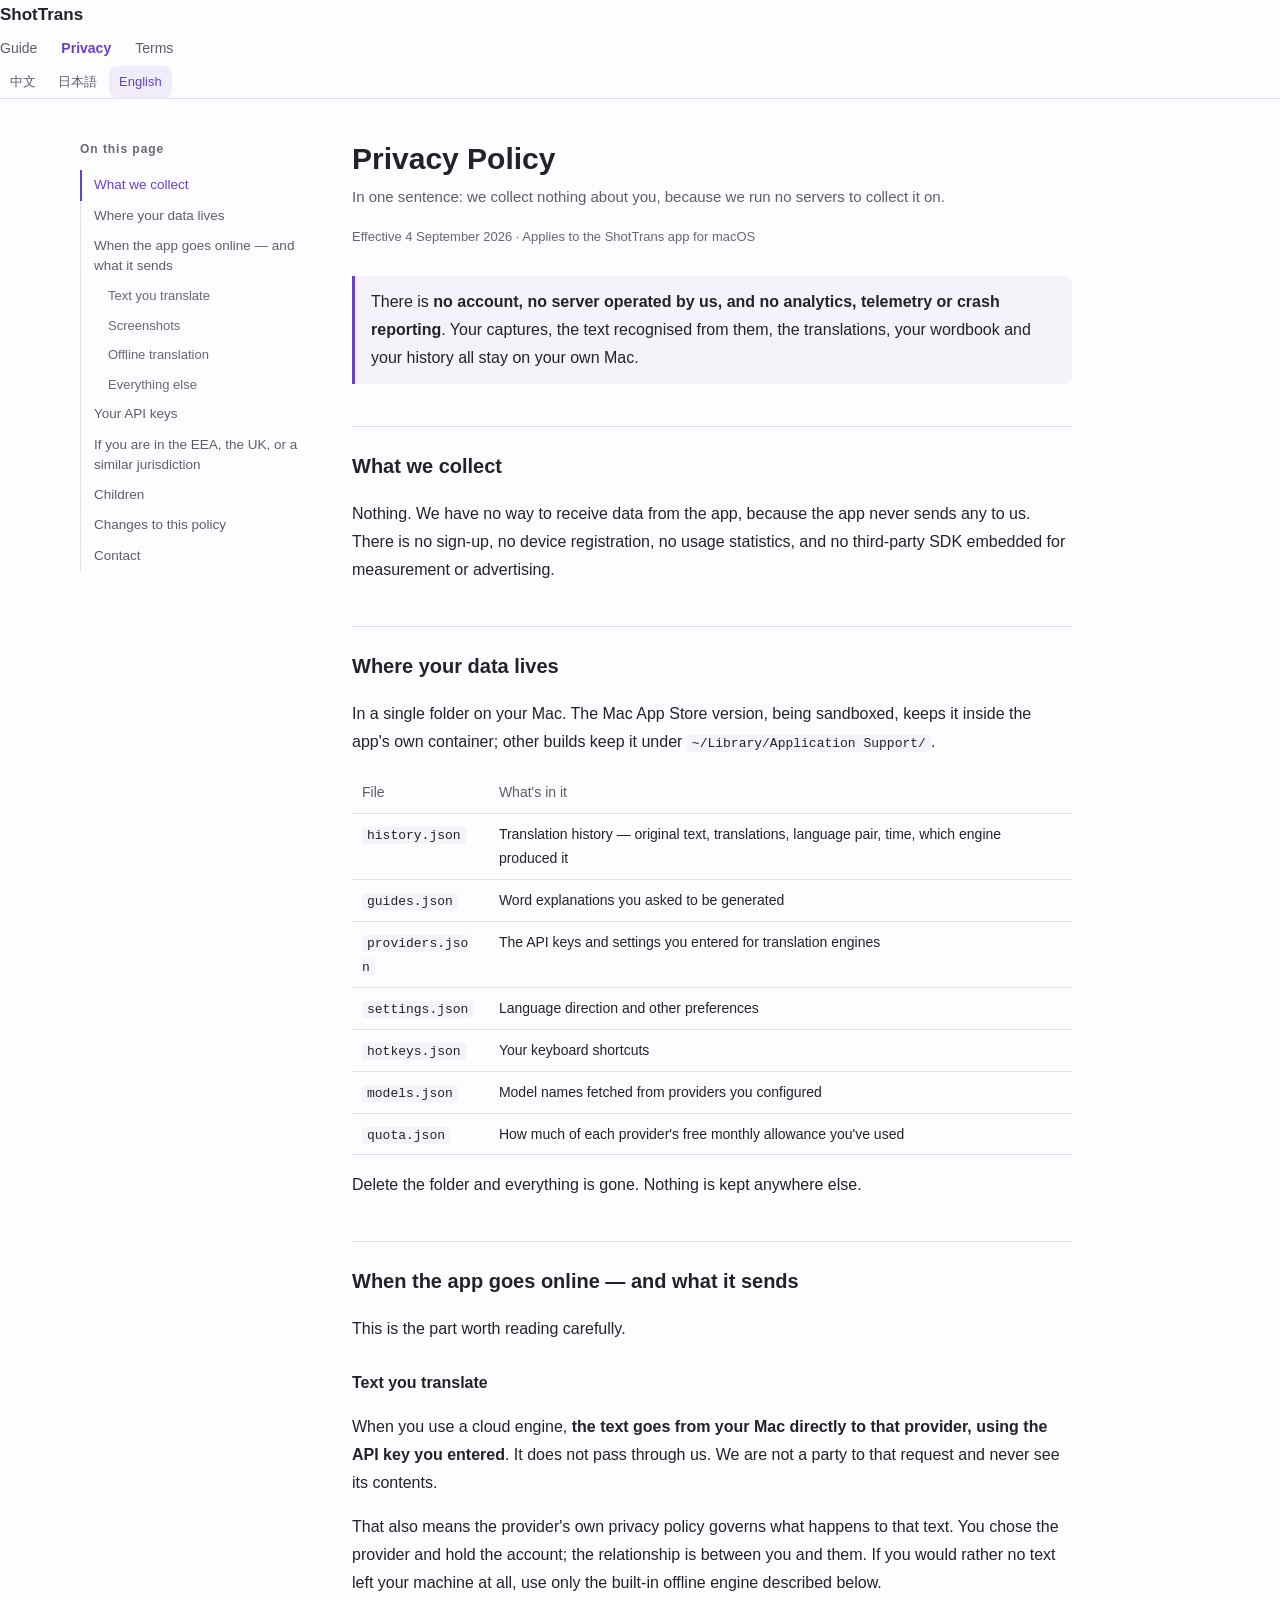
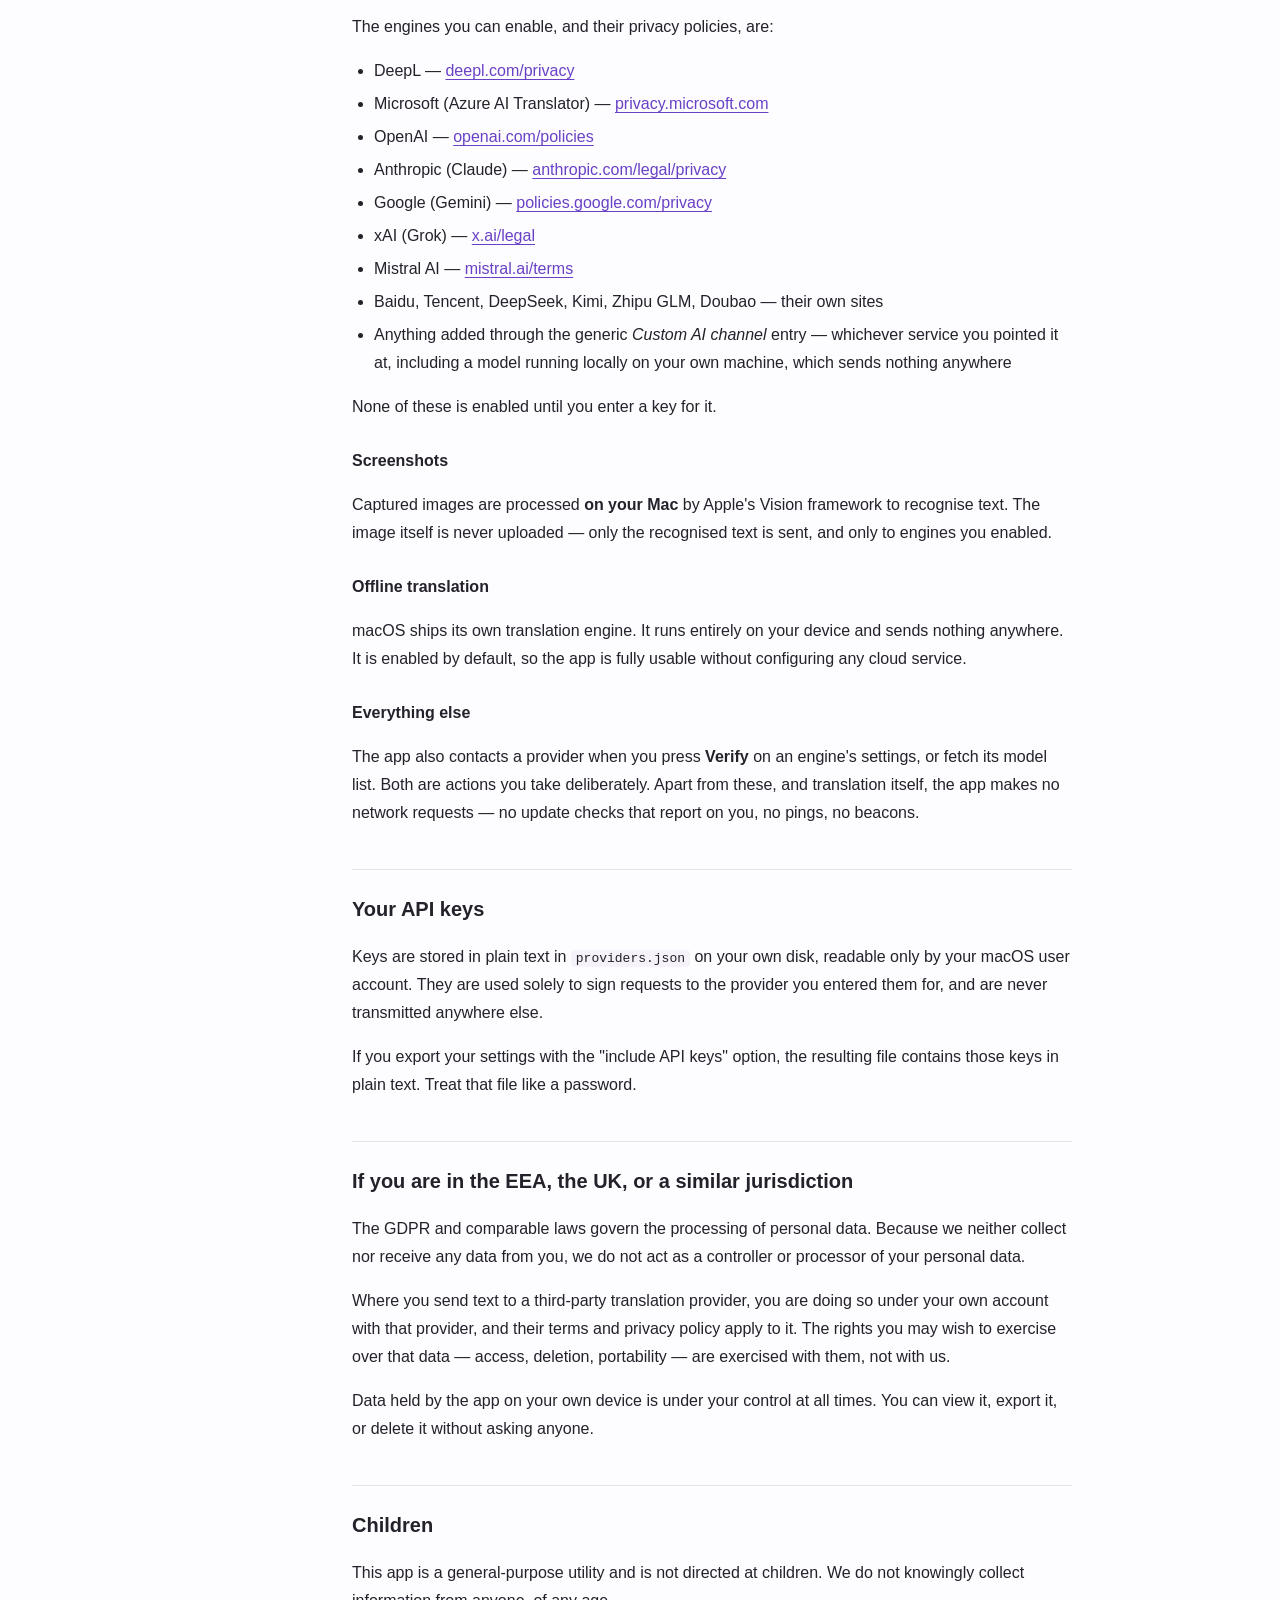
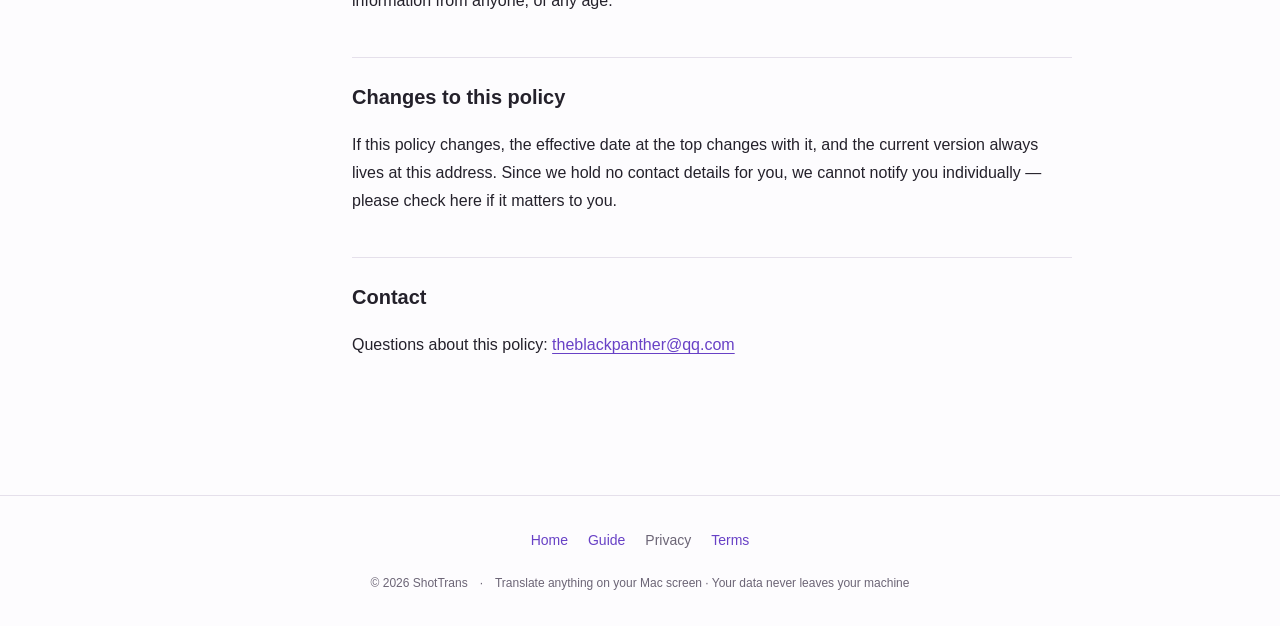
<file: en/privacy.html>
<!DOCTYPE html>
<html lang="en">
<head>
<meta charset="utf-8">
<meta name="viewport" content="width=device-width, initial-scale=1">
<title>Privacy · ShotTrans</title>
<meta name="description" content="We collect nothing, because we run no servers. This page says exactly where your data lives and when the app goes online.">
<link rel="canonical" href="https://shottrans.com/en/privacy.html">
<link rel="alternate" hreflang="zh-Hans" href="https://shottrans.com/zh/privacy.html">
<link rel="alternate" hreflang="en" href="https://shottrans.com/en/privacy.html">
<link rel="alternate" hreflang="x-default" href="https://shottrans.com/en/privacy.html">
<link rel="stylesheet" href="../assets/site.css">
</head>
<body>
<header class="top">
  <a class="brand" href="index.html">ShotTrans</a>
  <nav class="nav"><a href="guide.html">Guide</a><a href="privacy.html" class="on">Privacy</a><a href="terms.html">Terms</a></nav>
  <div class="langs"><a class="lang" href="../zh/privacy.html">中文</a><span class="lang off" title="Coming soon">日本語</span><span class="lang on">English</span></div>
</header>

<div class="shell with-toc">
<nav class="toc"><p class="toc-title">On this page</p><ul><li class="l2"><a href="#What-we-collect">What we collect</a></li><li class="l2"><a href="#Where-your-data-lives">Where your data lives</a></li><li class="l2"><a href="#When-the-app-goes-online-and-what-it-sends">When the app goes online — and what it sends</a></li><li class="l3"><a href="#Text-you-translate">Text you translate</a></li><li class="l3"><a href="#Screenshots">Screenshots</a></li><li class="l3"><a href="#Offline-translation">Offline translation</a></li><li class="l3"><a href="#Everything-else">Everything else</a></li><li class="l2"><a href="#Your-API-keys">Your API keys</a></li><li class="l2"><a href="#If-you-are-in-the-EEA-the-UK-or-a-similar-jurisdiction">If you are in the EEA, the UK, or a similar jurisdiction</a></li><li class="l2"><a href="#Children">Children</a></li><li class="l2"><a href="#Changes-to-this-policy">Changes to this policy</a></li><li class="l2"><a href="#Contact">Contact</a></li></ul></nav>
<main class="page privacy">
<h1>Privacy Policy</h1>
<p class="lede">In one sentence: we collect nothing about you, because we run no
servers to collect it on.</p>
<p class="updated">Effective 4 September 2026 · Applies to the ShotTrans app for macOS</p>

<div class="note">
  <p>There is <strong>no account, no server operated by us, and no analytics,
  telemetry or crash reporting</strong>. Your captures, the text recognised from
  them, the translations, your wordbook and your history all stay on your own
  Mac.</p>
</div>

<h2 id="What-we-collect">What we collect</h2>
<p>Nothing. We have no way to receive data from the app, because the app never
sends any to us. There is no sign-up, no device registration, no usage
statistics, and no third-party SDK embedded for measurement or advertising.</p>

<h2 id="Where-your-data-lives">Where your data lives</h2>
<p>In a single folder on your Mac. The Mac App Store version, being sandboxed,
keeps it inside the app's own container; other builds keep it under
<code>~/Library/Application&nbsp;Support/</code>.</p>
<div class="tablewrap">
<table>
  <tr><th>File</th><th>What's in it</th></tr>
  <tr><td><code>history.json</code></td><td>Translation history — original text, translations, language pair, time, which engine produced it</td></tr>
  <tr><td><code>guides.json</code></td><td>Word explanations you asked to be generated</td></tr>
  <tr><td><code>providers.json</code></td><td>The API keys and settings you entered for translation engines</td></tr>
  <tr><td><code>settings.json</code></td><td>Language direction and other preferences</td></tr>
  <tr><td><code>hotkeys.json</code></td><td>Your keyboard shortcuts</td></tr>
  <tr><td><code>models.json</code></td><td>Model names fetched from providers you configured</td></tr>
  <tr><td><code>quota.json</code></td><td>How much of each provider's free monthly allowance you've used</td></tr>
</table>
</div>
<p>Delete the folder and everything is gone. Nothing is kept anywhere else.</p>

<h2 id="When-the-app-goes-online-and-what-it-sends">When the app goes online — and what it sends</h2>
<p>This is the part worth reading carefully.</p>

<h3 id="Text-you-translate">Text you translate</h3>
<p>When you use a cloud engine, <strong>the text goes from your Mac directly to
that provider, using the API key you entered</strong>. It does not pass through
us. We are not a party to that request and never see its contents.</p>
<p>That also means the provider's own privacy policy governs what happens to that
text. You chose the provider and hold the account; the relationship is between
you and them. If you would rather no text left your machine at all, use only the
built-in offline engine described below.</p>

<p>The engines you can enable, and their privacy policies, are:</p>
<ul>
  <li>DeepL — <a href="https://www.deepl.com/privacy" rel="noopener">deepl.com/privacy</a></li>
  <li>Microsoft (Azure AI Translator) — <a href="https://privacy.microsoft.com/privacystatement" rel="noopener">privacy.microsoft.com</a></li>
  <li>OpenAI — <a href="https://openai.com/policies/privacy-policy" rel="noopener">openai.com/policies</a></li>
  <li>Anthropic (Claude) — <a href="https://www.anthropic.com/legal/privacy" rel="noopener">anthropic.com/legal/privacy</a></li>
  <li>Google (Gemini) — <a href="https://policies.google.com/privacy" rel="noopener">policies.google.com/privacy</a></li>
  <li>xAI (Grok) — <a href="https://x.ai/legal/privacy-policy" rel="noopener">x.ai/legal</a></li>
  <li>Mistral AI — <a href="https://mistral.ai/terms" rel="noopener">mistral.ai/terms</a></li>
  <li>Baidu, Tencent, DeepSeek, Kimi, Zhipu GLM, Doubao — their own sites</li>
  <li>Anything added through the generic <em>Custom AI channel</em> entry — whichever
  service you pointed it at, including a model running locally on your own machine,
  which sends nothing anywhere</li>
</ul>
<p>None of these is enabled until you enter a key for it.</p>

<h3 id="Screenshots">Screenshots</h3>
<p>Captured images are processed <strong>on your Mac</strong> by Apple's Vision
framework to recognise text. The image itself is never uploaded — only the
recognised text is sent, and only to engines you enabled.</p>

<h3 id="Offline-translation">Offline translation</h3>
<p>macOS ships its own translation engine. It runs entirely on your device and
sends nothing anywhere. It is enabled by default, so the app is fully usable
without configuring any cloud service.</p>

<h3 id="Everything-else">Everything else</h3>
<p>The app also contacts a provider when you press <strong>Verify</strong> on an
engine's settings, or fetch its model list. Both are actions you take
deliberately. Apart from these, and translation itself, the app makes no network
requests — no update checks that report on you, no pings, no beacons.</p>

<h2 id="Your-API-keys">Your API keys</h2>
<p>Keys are stored in plain text in <code>providers.json</code> on your own disk,
readable only by your macOS user account. They are used solely to sign requests to
the provider you entered them for, and are never transmitted anywhere else.</p>
<p>If you export your settings with the "include API keys" option, the resulting
file contains those keys in plain text. Treat that file like a password.</p>

<h2 id="If-you-are-in-the-EEA-the-UK-or-a-similar-jurisdiction">If you are in the EEA, the UK, or a similar jurisdiction</h2>
<p>The GDPR and comparable laws govern the processing of personal data. Because
we neither collect nor receive any data from you, we do not act as a controller
or processor of your personal data.</p>
<p>Where you send text to a third-party translation provider, you are doing so
under your own account with that provider, and their terms and privacy policy
apply to it. The rights you may wish to exercise over that data — access,
deletion, portability — are exercised with them, not with us.</p>
<p>Data held by the app on your own device is under your control at all times.
You can view it, export it, or delete it without asking anyone.</p>

<h2 id="Children">Children</h2>
<p>This app is a general-purpose utility and is not directed at children. We do
not knowingly collect information from anyone, of any age.</p>

<h2 id="Changes-to-this-policy">Changes to this policy</h2>
<p>If this policy changes, the effective date at the top changes with it, and the
current version always lives at this address. Since we hold no contact details
for you, we cannot notify you individually — please check here if it matters to
you.</p>

<h2 id="Contact">Contact</h2>
<p>Questions about this policy: <a href="mailto:theblackpanther@qq.com">theblackpanther@qq.com</a></p>

</main>
</div>

<footer class="foot">
  <div class="foot-links"><a href="index.html">Home</a><a href="guide.html">Guide</a><span>Privacy</span><a href="terms.html">Terms</a></div>
  <p class="copy">© 2026 ShotTrans　·　Translate anything on your Mac screen · Your data never leaves your machine</p>
</footer>
<script src="../assets/site.js" defer></script>
</body>
</html>
</file>
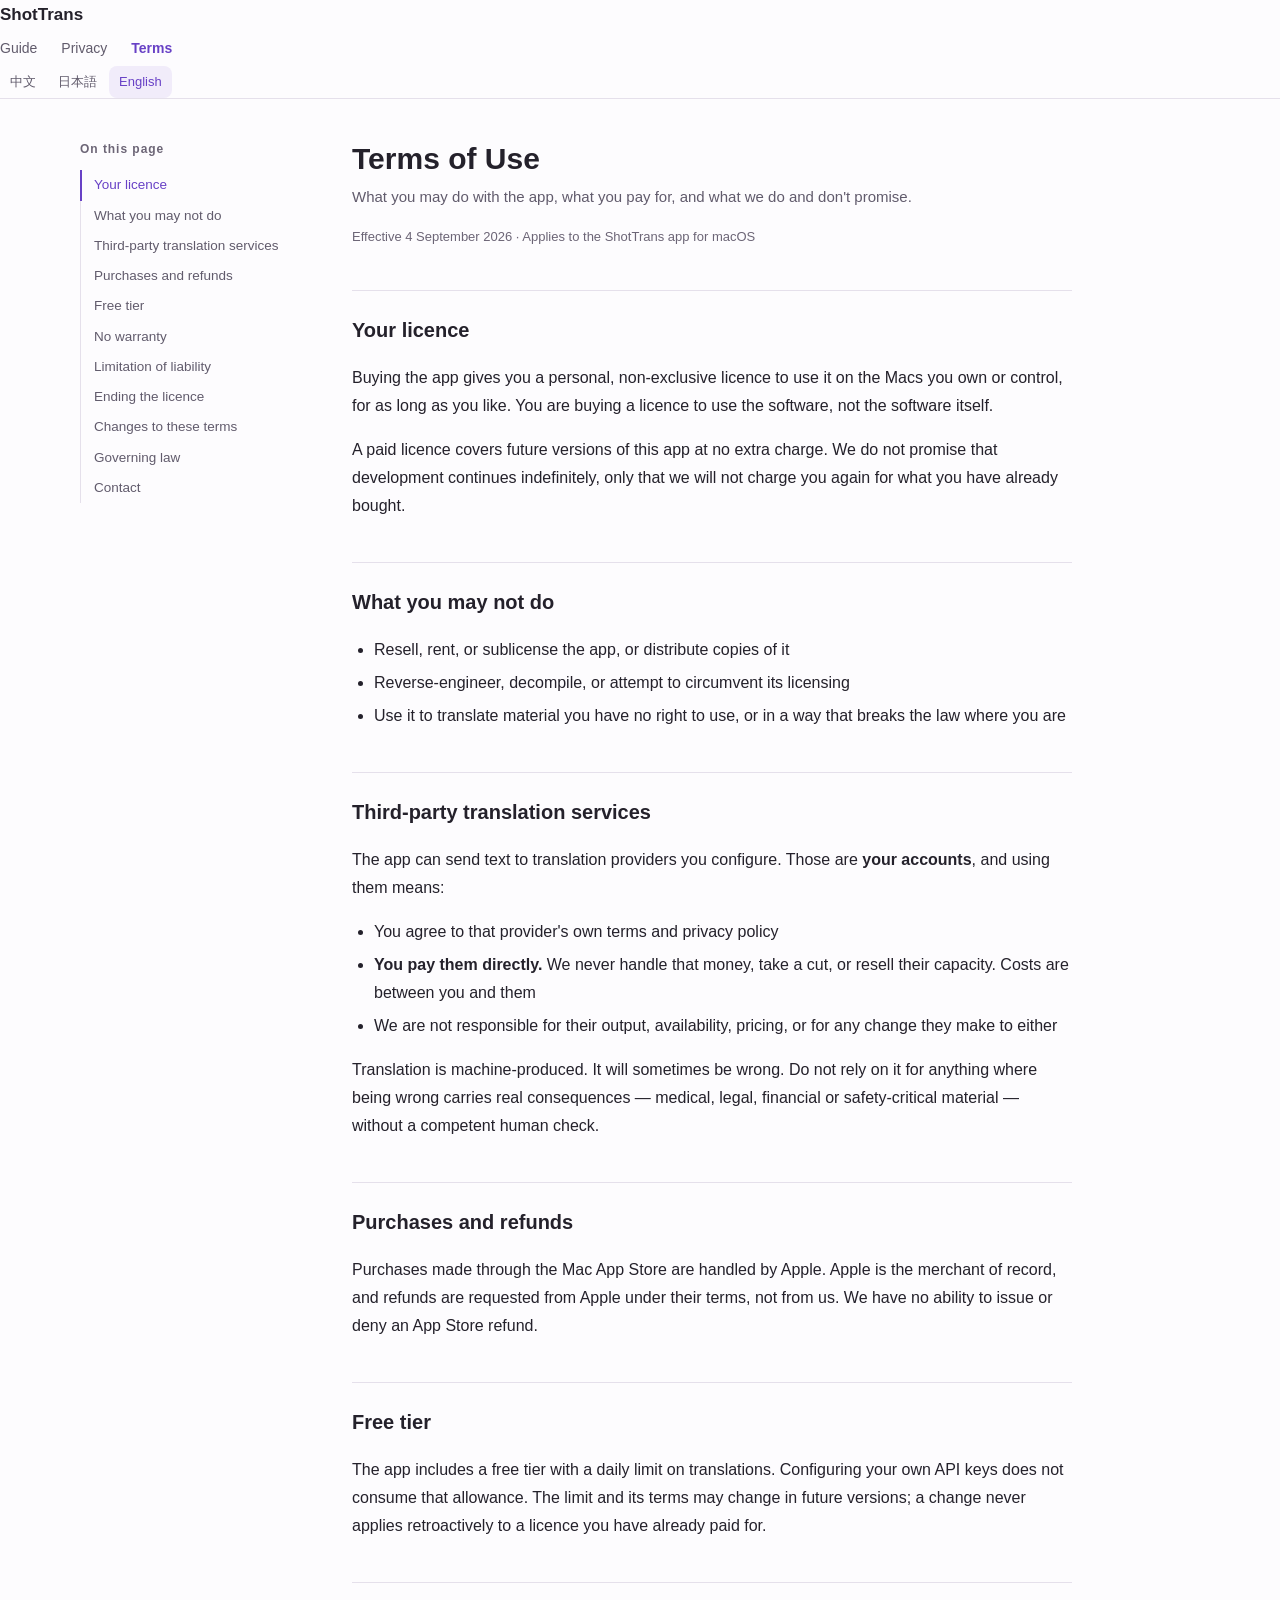
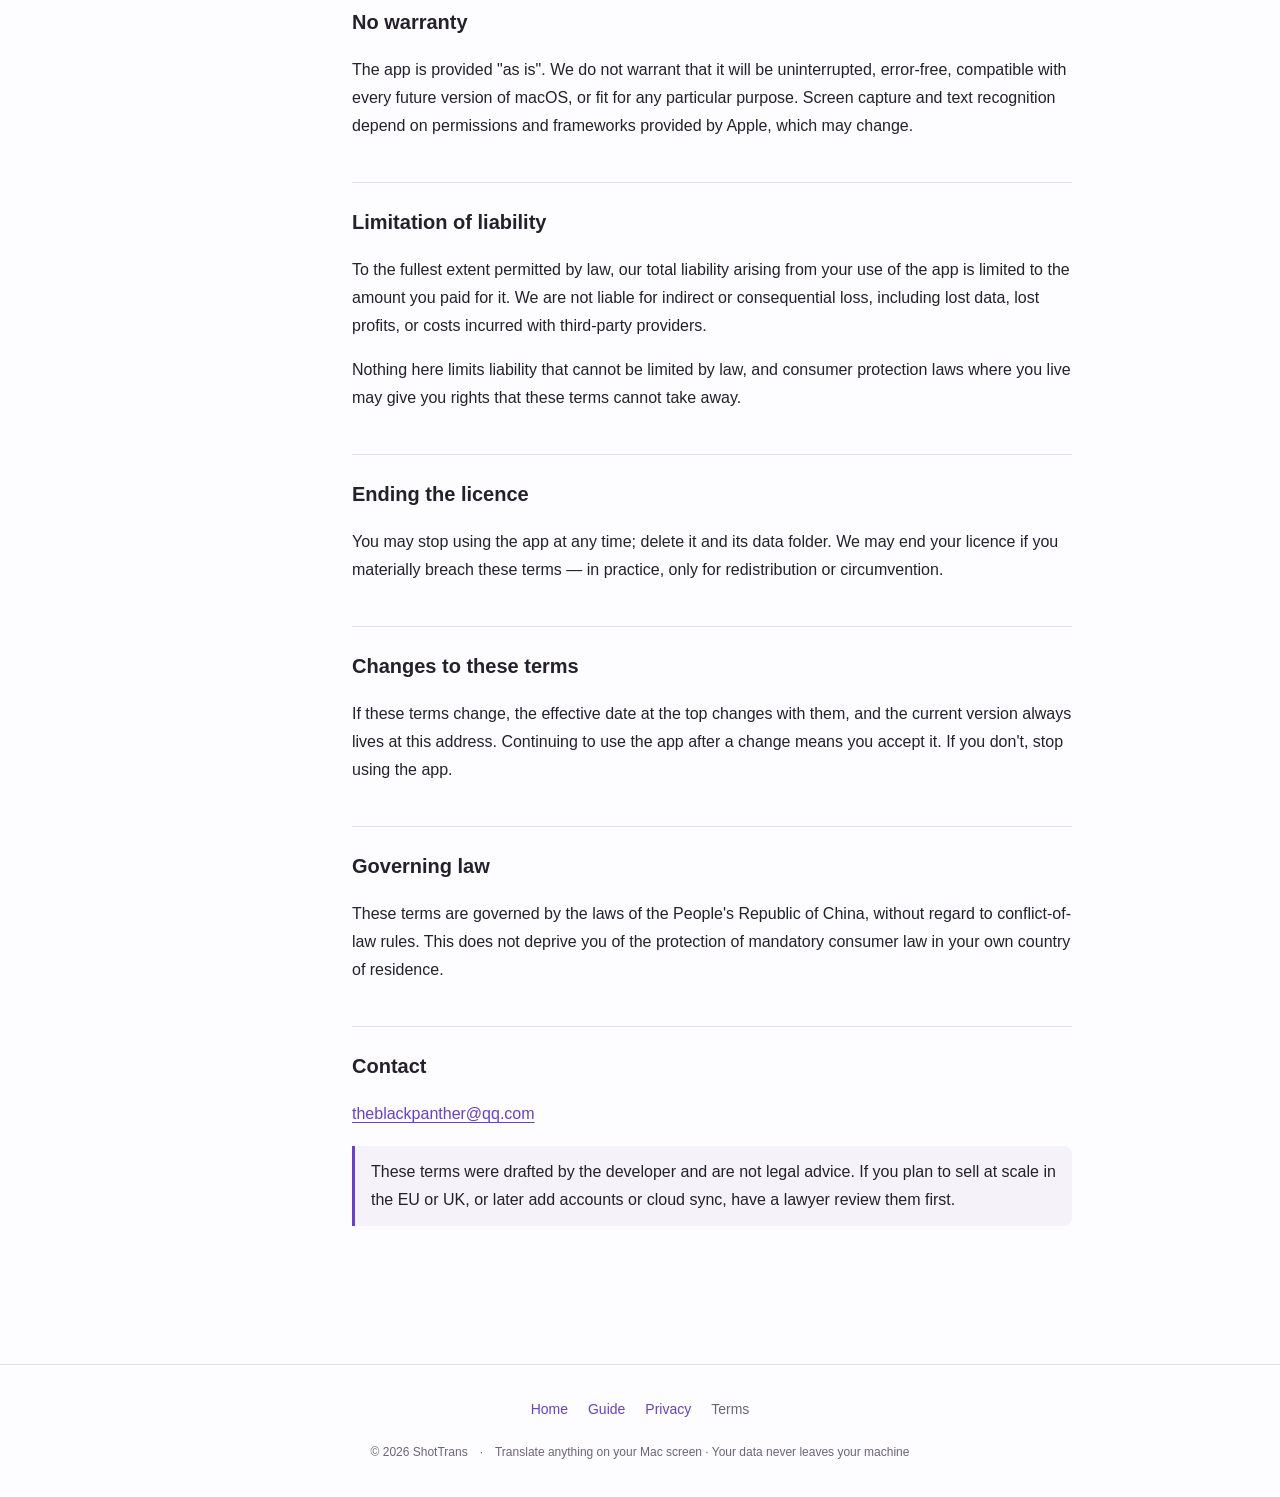
<file: en/terms.html>
<!DOCTYPE html>
<html lang="en">
<head>
<meta charset="utf-8">
<meta name="viewport" content="width=device-width, initial-scale=1">
<title>Terms · ShotTrans</title>
<meta name="description" content="What the licence covers, purchases and refunds, third-party services, and the disclaimers.">
<link rel="canonical" href="https://shottrans.com/en/terms.html">
<link rel="alternate" hreflang="zh-Hans" href="https://shottrans.com/zh/terms.html">
<link rel="alternate" hreflang="en" href="https://shottrans.com/en/terms.html">
<link rel="alternate" hreflang="x-default" href="https://shottrans.com/en/terms.html">
<link rel="stylesheet" href="../assets/site.css">
</head>
<body>
<header class="top">
  <a class="brand" href="index.html">ShotTrans</a>
  <nav class="nav"><a href="guide.html">Guide</a><a href="privacy.html">Privacy</a><a href="terms.html" class="on">Terms</a></nav>
  <div class="langs"><a class="lang" href="../zh/terms.html">中文</a><span class="lang off" title="Coming soon">日本語</span><span class="lang on">English</span></div>
</header>

<div class="shell with-toc">
<nav class="toc"><p class="toc-title">On this page</p><ul><li class="l2"><a href="#Your-licence">Your licence</a></li><li class="l2"><a href="#What-you-may-not-do">What you may not do</a></li><li class="l2"><a href="#Third-party-translation-services">Third-party translation services</a></li><li class="l2"><a href="#Purchases-and-refunds">Purchases and refunds</a></li><li class="l2"><a href="#Free-tier">Free tier</a></li><li class="l2"><a href="#No-warranty">No warranty</a></li><li class="l2"><a href="#Limitation-of-liability">Limitation of liability</a></li><li class="l2"><a href="#Ending-the-licence">Ending the licence</a></li><li class="l2"><a href="#Changes-to-these-terms">Changes to these terms</a></li><li class="l2"><a href="#Governing-law">Governing law</a></li><li class="l2"><a href="#Contact">Contact</a></li></ul></nav>
<main class="page terms">
<h1>Terms of Use</h1>
<p class="lede">What you may do with the app, what you pay for, and what we do and
don't promise.</p>
<p class="updated">Effective 4 September 2026 · Applies to the ShotTrans app for macOS</p>

<h2 id="Your-licence">Your licence</h2>
<p>Buying the app gives you a personal, non-exclusive licence to use it on the
Macs you own or control, for as long as you like. You are buying a licence to use
the software, not the software itself.</p>
<p>A paid licence covers future versions of this app at no extra charge. We do
not promise that development continues indefinitely, only that we will not charge
you again for what you have already bought.</p>

<h2 id="What-you-may-not-do">What you may not do</h2>
<ul>
  <li>Resell, rent, or sublicense the app, or distribute copies of it</li>
  <li>Reverse-engineer, decompile, or attempt to circumvent its licensing</li>
  <li>Use it to translate material you have no right to use, or in a way that
  breaks the law where you are</li>
</ul>

<h2 id="Third-party-translation-services">Third-party translation services</h2>
<p>The app can send text to translation providers you configure. Those are
<strong>your accounts</strong>, and using them means:</p>
<ul>
  <li>You agree to that provider's own terms and privacy policy</li>
  <li><strong>You pay them directly.</strong> We never handle that money, take a
  cut, or resell their capacity. Costs are between you and them</li>
  <li>We are not responsible for their output, availability, pricing, or for any
  change they make to either</li>
</ul>
<p>Translation is machine-produced. It will sometimes be wrong. Do not rely on it
for anything where being wrong carries real consequences — medical, legal,
financial or safety-critical material — without a competent human check.</p>

<h2 id="Purchases-and-refunds">Purchases and refunds</h2>
<p>Purchases made through the Mac App Store are handled by Apple. Apple is the
merchant of record, and refunds are requested from Apple under their terms, not
from us. We have no ability to issue or deny an App Store refund.</p>

<h2 id="Free-tier">Free tier</h2>
<p>The app includes a free tier with a daily limit on translations. Configuring
your own API keys does not consume that allowance. The limit and its terms may
change in future versions; a change never applies retroactively to a licence you
have already paid for.</p>

<h2 id="No-warranty">No warranty</h2>
<p>The app is provided "as is". We do not warrant that it will be uninterrupted,
error-free, compatible with every future version of macOS, or fit for any
particular purpose. Screen capture and text recognition depend on permissions and
frameworks provided by Apple, which may change.</p>

<h2 id="Limitation-of-liability">Limitation of liability</h2>
<p>To the fullest extent permitted by law, our total liability arising from your
use of the app is limited to the amount you paid for it. We are not liable for
indirect or consequential loss, including lost data, lost profits, or costs
incurred with third-party providers.</p>
<p>Nothing here limits liability that cannot be limited by law, and consumer
protection laws where you live may give you rights that these terms cannot take
away.</p>

<h2 id="Ending-the-licence">Ending the licence</h2>
<p>You may stop using the app at any time; delete it and its data folder. We may
end your licence if you materially breach these terms — in practice, only for
redistribution or circumvention.</p>

<h2 id="Changes-to-these-terms">Changes to these terms</h2>
<p>If these terms change, the effective date at the top changes with them, and the
current version always lives at this address. Continuing to use the app after a
change means you accept it. If you don't, stop using the app.</p>

<h2 id="Governing-law">Governing law</h2>
<p>These terms are governed by the laws of the People's Republic of China, without
regard to conflict-of-law rules. This does not deprive you of the protection of
mandatory consumer law in your own country of residence.</p>

<h2 id="Contact">Contact</h2>
<p><a href="mailto:theblackpanther@qq.com">theblackpanther@qq.com</a></p>

<div class="note">
  <p>These terms were drafted by the developer and are not legal advice. If you
  plan to sell at scale in the EU or UK, or later add accounts or cloud sync, have
  a lawyer review them first.</p>
</div>

</main>
</div>

<footer class="foot">
  <div class="foot-links"><a href="index.html">Home</a><a href="guide.html">Guide</a><a href="privacy.html">Privacy</a><span>Terms</span></div>
  <p class="copy">© 2026 ShotTrans　·　Translate anything on your Mac screen · Your data never leaves your machine</p>
</footer>
<script src="../assets/site.js" defer></script>
</body>
</html>
</file>
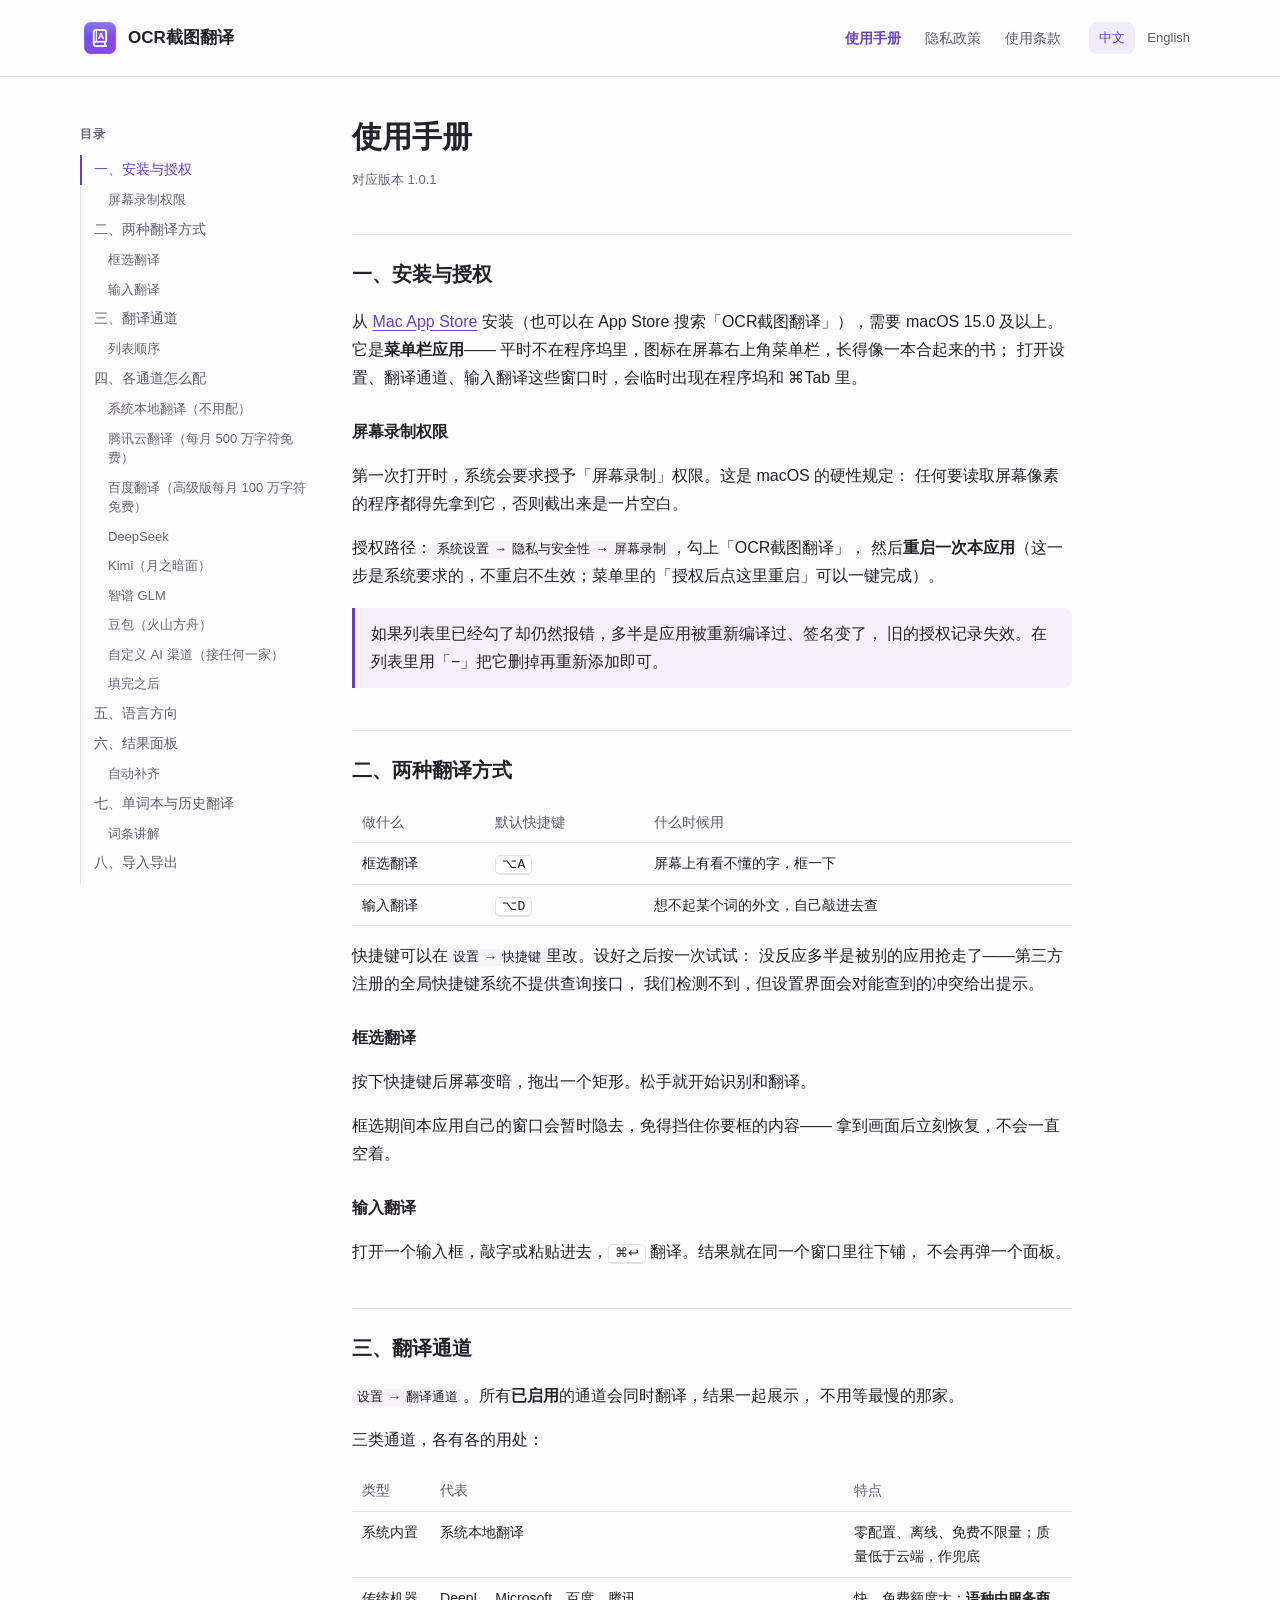
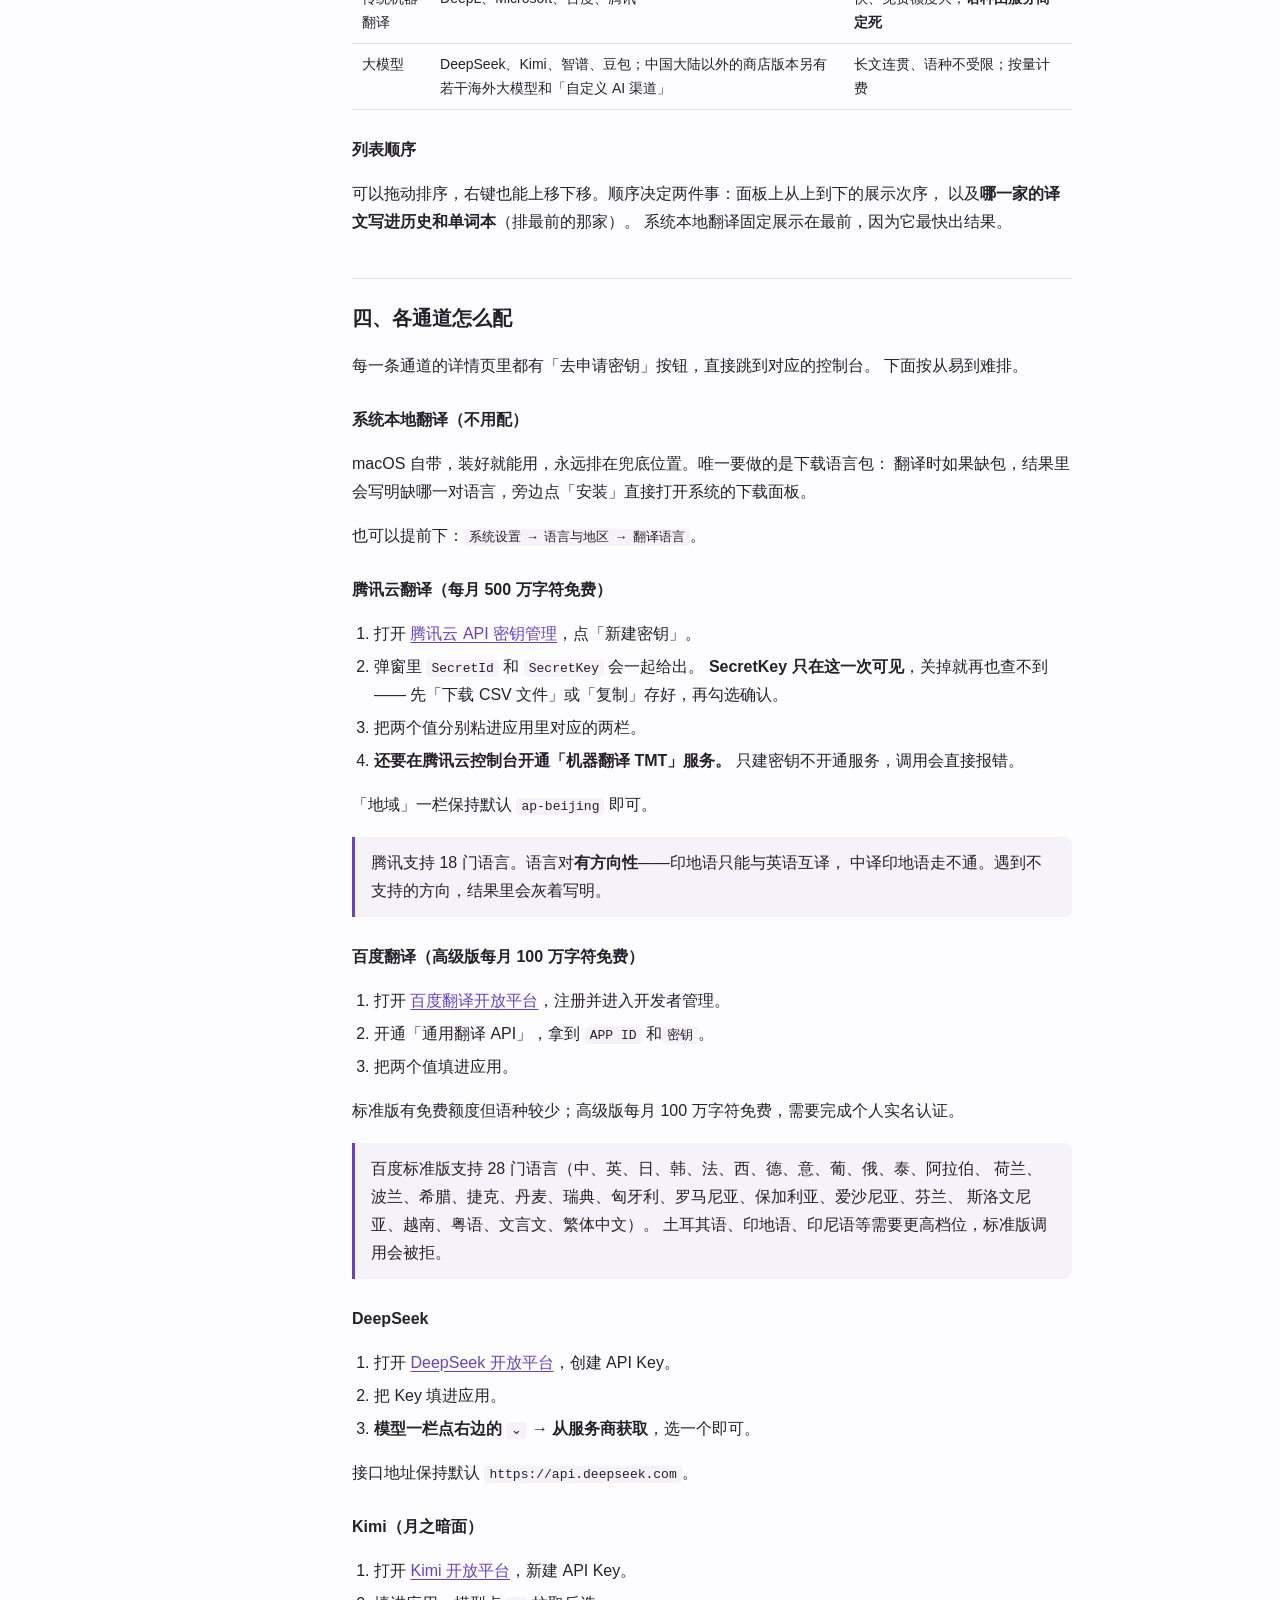
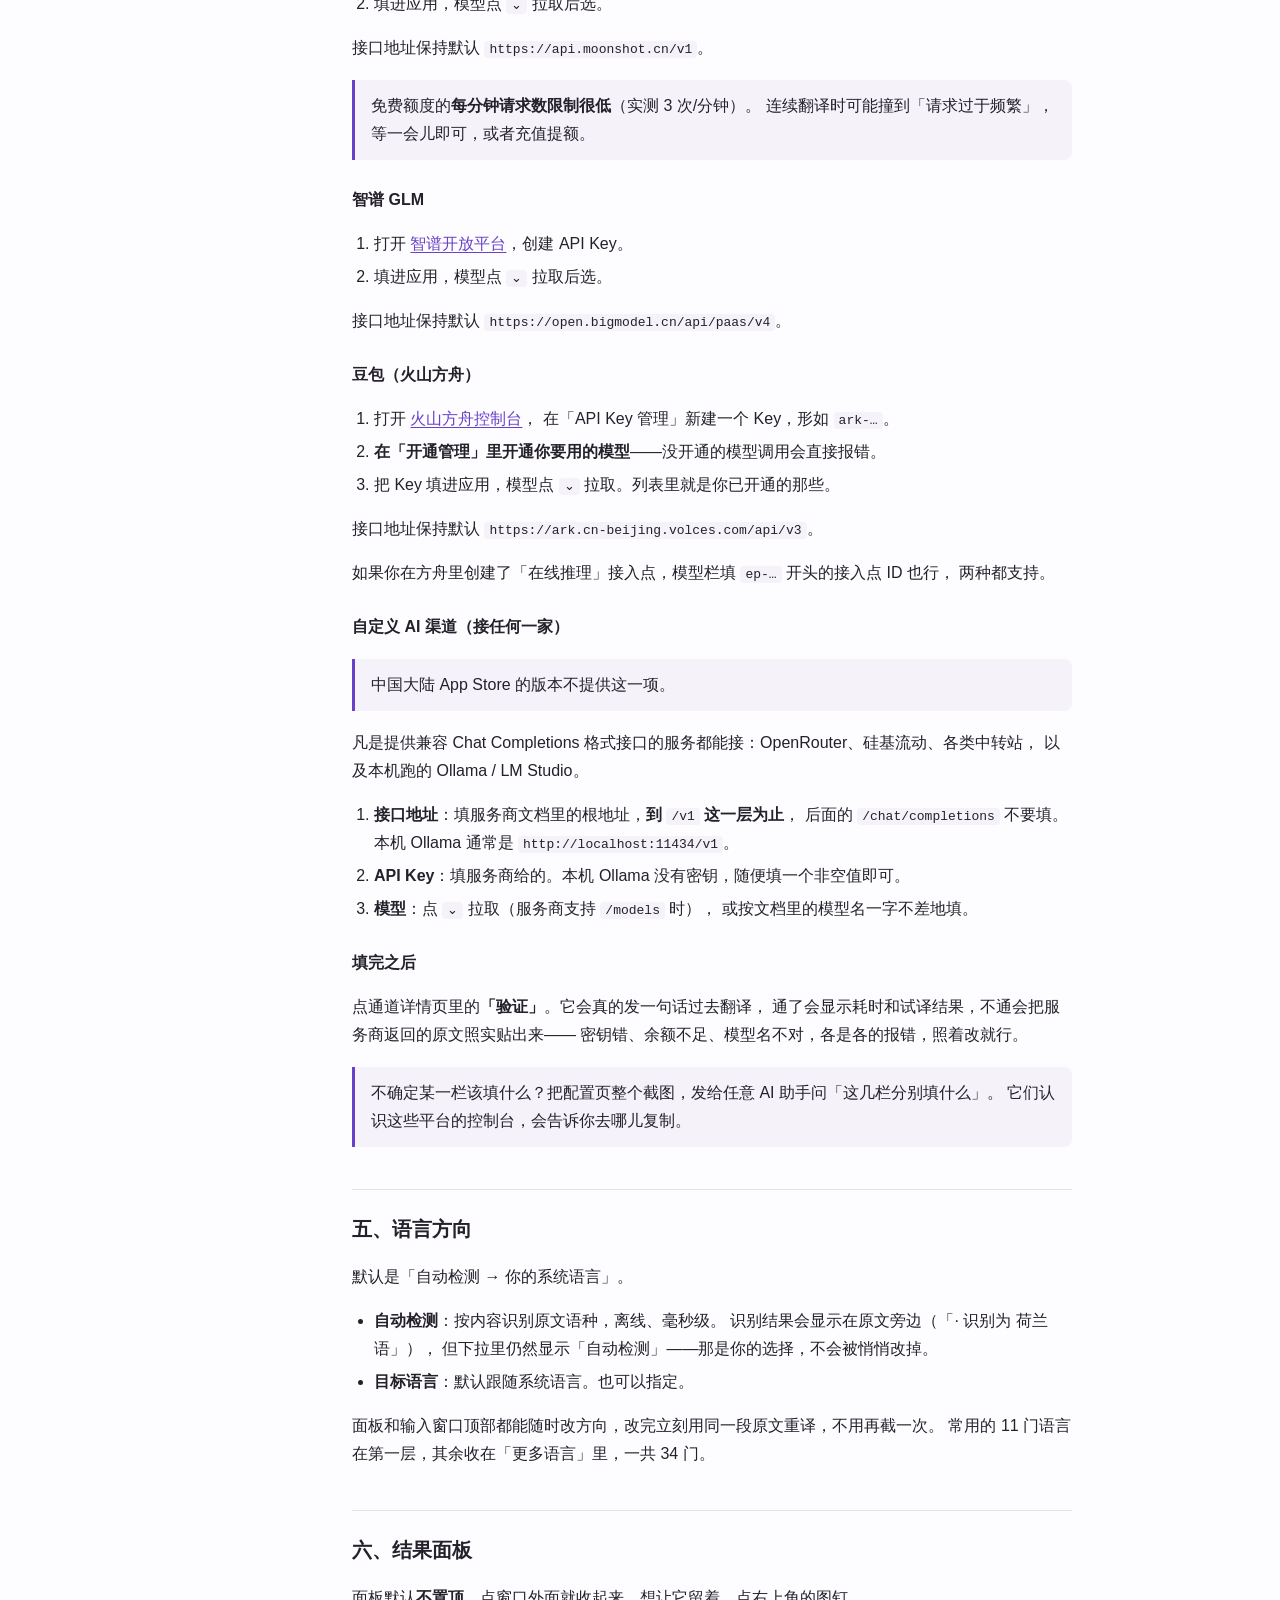
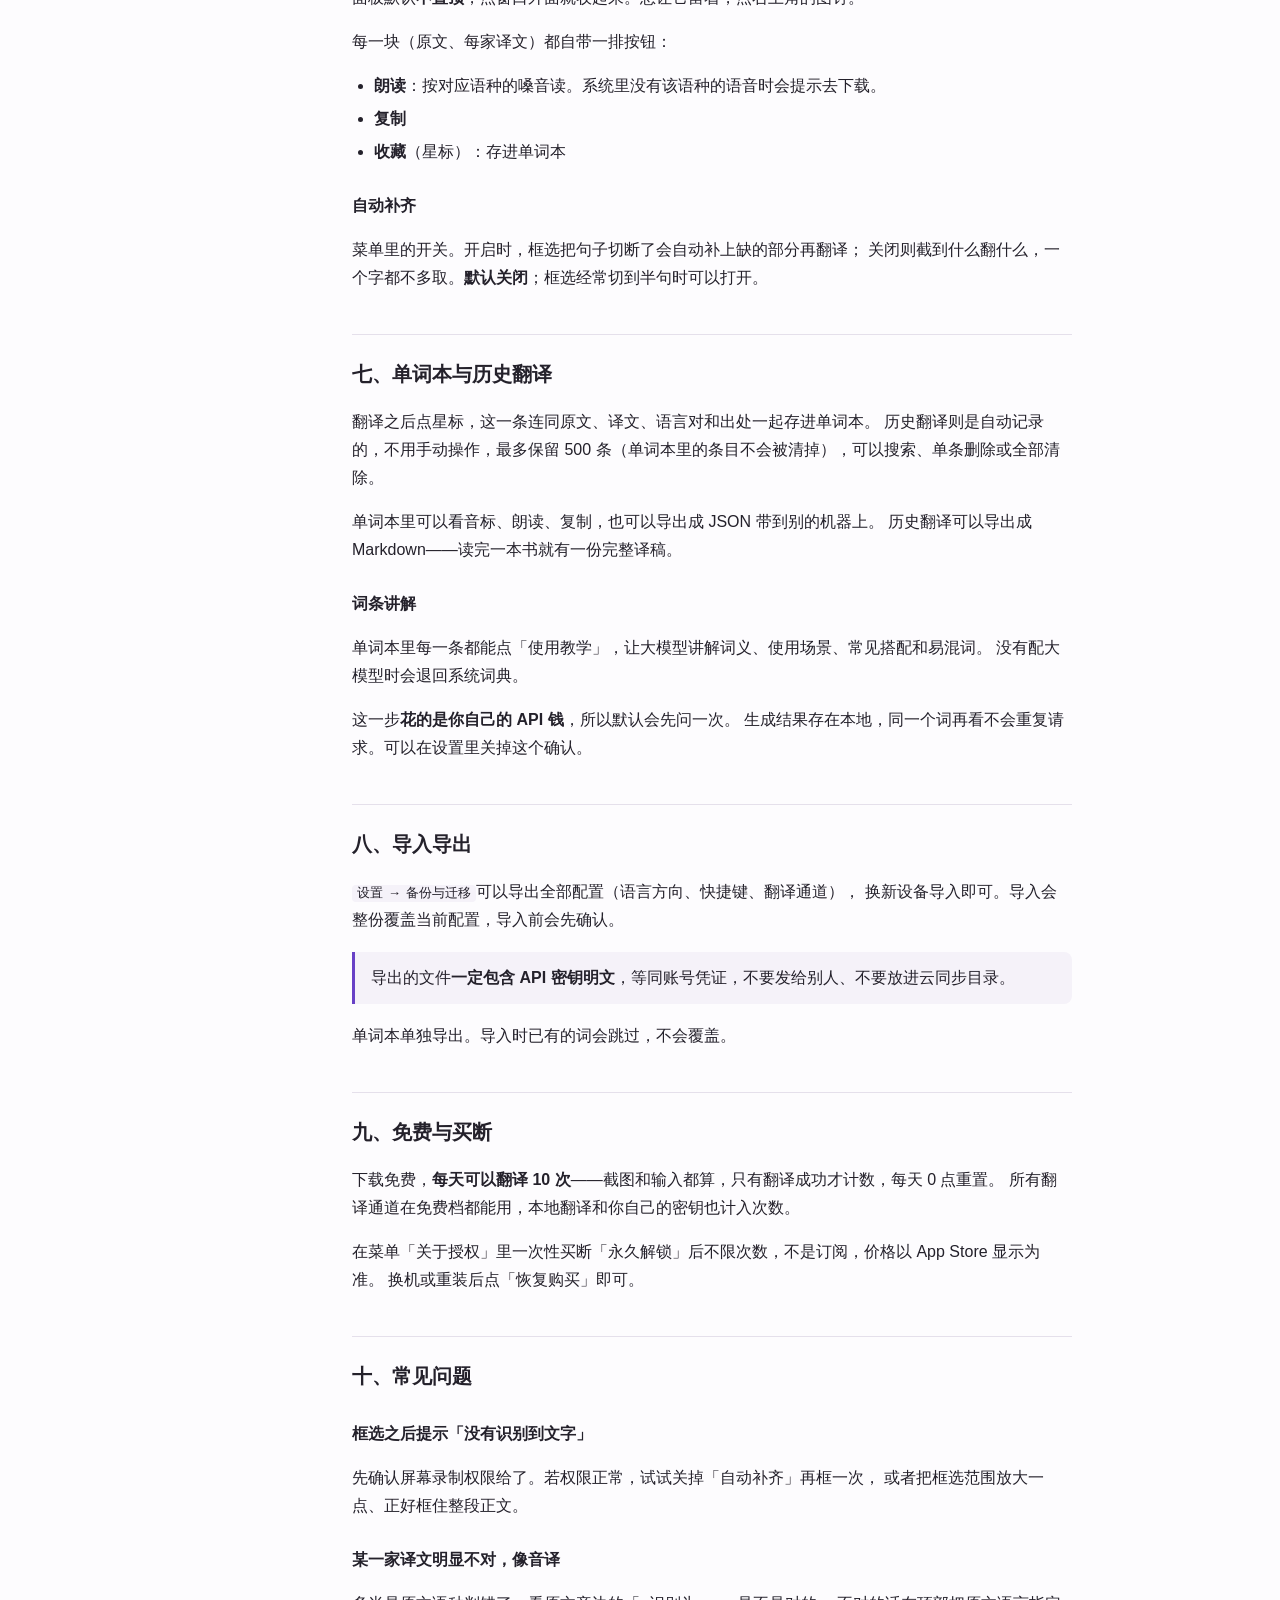
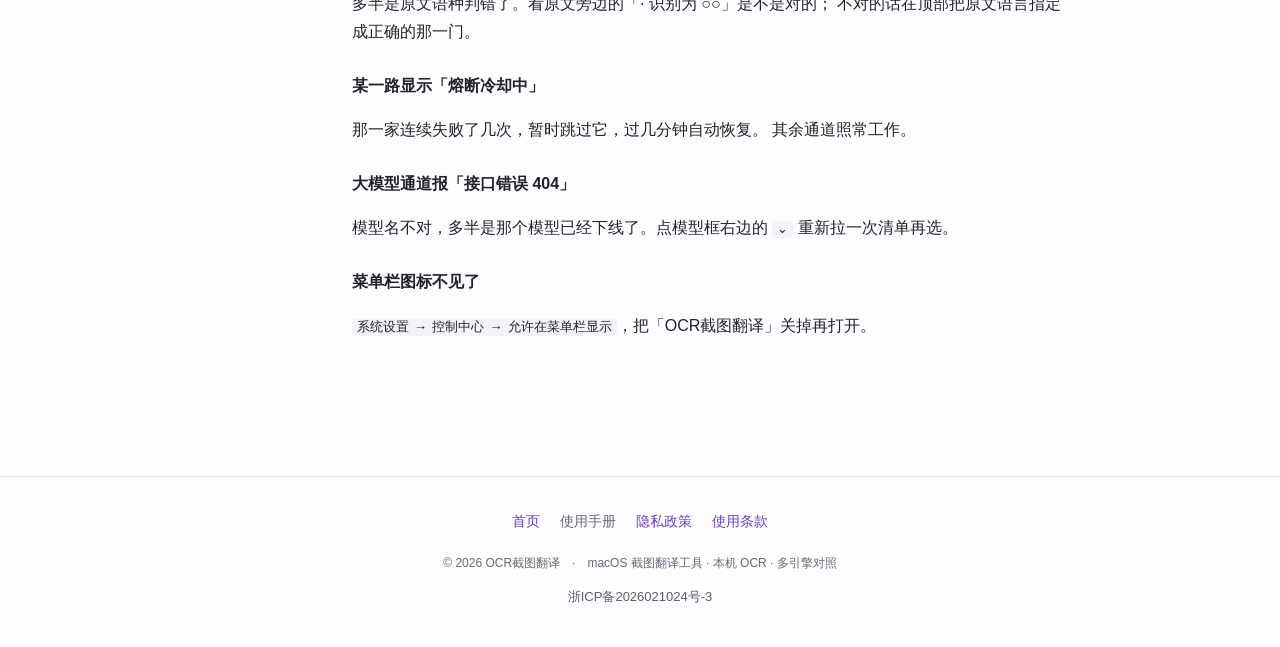
<file: zh/guide.html>
<!DOCTYPE html>
<html lang="zh-Hans">
<head>
<meta charset="utf-8">
<meta name="viewport" content="width=device-width, initial-scale=1">
<title>个人工具分享 · Mac 截图翻译使用手册 · OCR截图翻译</title>
<meta name="description" content="了解如何在 Mac 上进行截图翻译、屏幕文字 OCR 识别、翻译通道配置，以及单词本与历史记录管理。">
<link rel="canonical" href="https://shottrans.com/zh/guide.html">
<link rel="alternate" hreflang="zh-Hans" href="https://shottrans.com/zh/guide.html">
<link rel="alternate" hreflang="en" href="https://shottrans.com/guide.html">
<link rel="alternate" hreflang="x-default" href="https://shottrans.com/guide.html">
<link rel="icon" href="/favicon.ico" sizes="any">
<link rel="icon" type="image/png" sizes="32x32" href="/assets/favicon-32.png">
<link rel="icon" type="image/png" sizes="16x16" href="/assets/favicon-16.png">
<link rel="apple-touch-icon" sizes="180x180" href="/assets/apple-touch-icon.png">
<link rel="stylesheet" href="../assets/site.css">
</head>
<body>
<a class="skip-link" href="#main">跳到正文</a>
<header class="top">
  <div class="top-inner">
    <a class="brand" href="index.html"><img src="../assets/app-icon.png" width="40" height="40" alt=""><span>OCR截图翻译</span></a>
    <nav class="nav" aria-label="主导航"><a href="guide.html" class="on">使用手册</a><a href="privacy.html">隐私政策</a><a href="terms.html">使用条款</a></nav>
    <nav class="langs" aria-label="切换语言"><span class="lang on">中文</span><a class="lang" href="../guide.html">English</a></nav>
  </div>
</header>

<div class="shell with-toc">
<nav class="toc"><p class="toc-title">目录</p><ul><li class="l2"><a href="#安装与授权">一、安装与授权</a></li><li class="l3"><a href="#屏幕录制权限">屏幕录制权限</a></li><li class="l2"><a href="#两种翻译方式">二、两种翻译方式</a></li><li class="l3"><a href="#框选翻译">框选翻译</a></li><li class="l3"><a href="#输入翻译">输入翻译</a></li><li class="l2"><a href="#翻译通道">三、翻译通道</a></li><li class="l3"><a href="#列表顺序">列表顺序</a></li><li class="l2"><a href="#各通道怎么配">四、各通道怎么配</a></li><li class="l3"><a href="#系统本地翻译-不用配">系统本地翻译（不用配）</a></li><li class="l3"><a href="#腾讯云翻译-每月-500-万字符免费">腾讯云翻译（每月 500 万字符免费）</a></li><li class="l3"><a href="#百度翻译-高级版每月-100-万字符免费">百度翻译（高级版每月 100 万字符免费）</a></li><li class="l3"><a href="#DeepSeek">DeepSeek</a></li><li class="l3"><a href="#Kimi-月之暗面">Kimi（月之暗面）</a></li><li class="l3"><a href="#智谱-GLM">智谱 GLM</a></li><li class="l3"><a href="#豆包-火山方舟">豆包（火山方舟）</a></li><li class="l3"><a href="#自定义-AI-渠道-接任何一家">自定义 AI 渠道（接任何一家）</a></li><li class="l3"><a href="#填完之后">填完之后</a></li><li class="l2"><a href="#语言方向">五、语言方向</a></li><li class="l2"><a href="#结果面板">六、结果面板</a></li><li class="l3"><a href="#自动补齐">自动补齐</a></li><li class="l2"><a href="#单词本与历史翻译">七、单词本与历史翻译</a></li><li class="l3"><a href="#词条讲解">词条讲解</a></li><li class="l2"><a href="#导入导出">八、导入导出</a></li><li class="l2"><a href="#免费与买断">九、免费与买断</a></li><li class="l2"><a href="#常见问题">十、常见问题</a></li><li class="l3"><a href="#框选之后提示-没有识别到文字">框选之后提示「没有识别到文字」</a></li><li class="l3"><a href="#某一家译文明显不对-像音译">某一家译文明显不对，像音译</a></li><li class="l3"><a href="#某一路显示-熔断冷却中">某一路显示「熔断冷却中」</a></li><li class="l3"><a href="#大模型通道报-接口错误-404">大模型通道报「接口错误 404」</a></li><li class="l3"><a href="#菜单栏图标不见了">菜单栏图标不见了</a></li></ul></nav>
<main id="main" class="page guide" tabindex="-1">
<h1>使用手册</h1>
<p class="updated">对应版本 1.0.1</p>

<h2 id="安装与授权">一、安装与授权</h2>
<p>从 <a href="https://apps.apple.com/cn/app/id6811092542">Mac App Store</a> 安装（也可以在 App Store 搜索「OCR截图翻译」），需要 macOS 15.0 及以上。它是<strong>菜单栏应用</strong>——
平时不在程序坞里，图标在屏幕右上角菜单栏，长得像一本合起来的书；
打开设置、翻译通道、输入翻译这些窗口时，会临时出现在程序坞和 ⌘Tab 里。</p>

<h3 id="屏幕录制权限">屏幕录制权限</h3>
<p>第一次打开时，系统会要求授予「屏幕录制」权限。这是 macOS 的硬性规定：
任何要读取屏幕像素的程序都得先拿到它，否则截出来是一片空白。</p>
<p>授权路径：<code>系统设置 → 隐私与安全性 → 屏幕录制</code>，勾上「OCR截图翻译」，
然后<strong>重启一次本应用</strong>（这一步是系统要求的，不重启不生效；菜单里的「授权后点这里重启」可以一键完成）。</p>
<div class="note">
  <p>如果列表里已经勾了却仍然报错，多半是应用被重新编译过、签名变了，
  旧的授权记录失效。在列表里用「−」把它删掉再重新添加即可。</p>
</div>

<h2 id="两种翻译方式">二、两种翻译方式</h2>
<table>
  <tr><th>做什么</th><th>默认快捷键</th><th>什么时候用</th></tr>
  <tr><td>框选翻译</td><td><kbd>⌥A</kbd></td><td>屏幕上有看不懂的字，框一下</td></tr>
  <tr><td>输入翻译</td><td><kbd>⌥D</kbd></td><td>想不起某个词的外文，自己敲进去查</td></tr>
</table>
<p>快捷键可以在<code>设置 → 快捷键</code>里改。设好之后按一次试试：
没反应多半是被别的应用抢走了——第三方注册的全局快捷键系统不提供查询接口，
我们检测不到，但设置界面会对能查到的冲突给出提示。</p>

<h3 id="框选翻译">框选翻译</h3>
<p>按下快捷键后屏幕变暗，拖出一个矩形。松手就开始识别和翻译。</p>
<p>框选期间本应用自己的窗口会暂时隐去，免得挡住你要框的内容——
拿到画面后立刻恢复，不会一直空着。</p>

<h3 id="输入翻译">输入翻译</h3>
<p>打开一个输入框，敲字或粘贴进去，<kbd>⌘↩</kbd> 翻译。结果就在同一个窗口里往下铺，
不会再弹一个面板。</p>

<h2 id="翻译通道">三、翻译通道</h2>
<p><code>设置 → 翻译通道</code>。所有<strong>已启用</strong>的通道会同时翻译，结果一起展示，
不用等最慢的那家。</p>
<p>三类通道，各有各的用处：</p>
<table>
  <tr><th>类型</th><th>代表</th><th>特点</th></tr>
  <tr><td>系统内置</td><td>系统本地翻译</td><td>零配置、离线、免费不限量；质量低于云端，作兜底</td></tr>
  <tr><td>传统机器翻译</td><td>DeepL、Microsoft、百度、腾讯</td><td>快、免费额度大；<strong>语种由服务商定死</strong></td></tr>
  <tr><td>大模型</td><td>DeepSeek、Kimi、智谱、豆包；中国大陆以外的商店版本另有若干海外大模型和「自定义 AI 渠道」</td><td>长文连贯、语种不受限；按量计费</td></tr>
</table>

<h3 id="列表顺序">列表顺序</h3>
<p>可以拖动排序，右键也能上移下移。顺序决定两件事：面板上从上到下的展示次序，
以及<strong>哪一家的译文写进历史和单词本</strong>（排最前的那家）。
系统本地翻译固定展示在最前，因为它最快出结果。</p>

<h2 id="各通道怎么配">四、各通道怎么配</h2>
<p>每一条通道的详情页里都有「去申请密钥」按钮，直接跳到对应的控制台。
下面按从易到难排。</p>

<h3 id="系统本地翻译-不用配">系统本地翻译（不用配）</h3>
<p>macOS 自带，装好就能用，永远排在兜底位置。唯一要做的是下载语言包：
翻译时如果缺包，结果里会写明缺哪一对语言，旁边点「安装」直接打开系统的下载面板。</p>
<p>也可以提前下：<code>系统设置 → 语言与地区 → 翻译语言</code>。</p>

<h3 id="腾讯云翻译-每月-500-万字符免费">腾讯云翻译（每月 500 万字符免费）</h3>
<ol>
  <li>打开 <a href="https://console.cloud.tencent.com/cam/capi" rel="noopener">腾讯云 API 密钥管理</a>，点「新建密钥」。</li>
  <li>弹窗里 <code>SecretId</code> 和 <code>SecretKey</code> 会一起给出。
      <strong>SecretKey 只在这一次可见</strong>，关掉就再也查不到——
      先「下载 CSV 文件」或「复制」存好，再勾选确认。</li>
  <li>把两个值分别粘进应用里对应的两栏。</li>
  <li><strong>还要在腾讯云控制台开通「机器翻译 TMT」服务。</strong>
      只建密钥不开通服务，调用会直接报错。</li>
</ol>
<p>「地域」一栏保持默认 <code>ap-beijing</code> 即可。</p>
<div class="note">
  <p>腾讯支持 18 门语言。语言对<strong>有方向性</strong>——印地语只能与英语互译，
  中译印地语走不通。遇到不支持的方向，结果里会灰着写明。</p>
</div>

<h3 id="百度翻译-高级版每月-100-万字符免费">百度翻译（高级版每月 100 万字符免费）</h3>
<ol>
  <li>打开 <a href="https://fanyi-api.baidu.com/manage/developer" rel="noopener">百度翻译开放平台</a>，注册并进入开发者管理。</li>
  <li>开通「通用翻译 API」，拿到 <code>APP ID</code> 和<code>密钥</code>。</li>
  <li>把两个值填进应用。</li>
</ol>
<p>标准版有免费额度但语种较少；高级版每月 100 万字符免费，需要完成个人实名认证。</p>
<div class="note">
  <p>百度标准版支持 28 门语言（中、英、日、韩、法、西、德、意、葡、俄、泰、阿拉伯、
  荷兰、波兰、希腊、捷克、丹麦、瑞典、匈牙利、罗马尼亚、保加利亚、爱沙尼亚、芬兰、
  斯洛文尼亚、越南、粤语、文言文、繁体中文）。
  土耳其语、印地语、印尼语等需要更高档位，标准版调用会被拒。</p>
</div>

<h3 id="DeepSeek">DeepSeek</h3>
<ol>
  <li>打开 <a href="https://platform.deepseek.com/api_keys" rel="noopener">DeepSeek 开放平台</a>，创建 API Key。</li>
  <li>把 Key 填进应用。</li>
  <li><strong>模型一栏点右边的 <code>⌄</code> → 从服务商获取</strong>，选一个即可。</li>
</ol>
<p>接口地址保持默认 <code>https://api.deepseek.com</code>。</p>

<h3 id="Kimi-月之暗面">Kimi（月之暗面）</h3>
<ol>
  <li>打开 <a href="https://platform.moonshot.cn/console/api-keys" rel="noopener">Kimi 开放平台</a>，新建 API Key。</li>
  <li>填进应用，模型点 <code>⌄</code> 拉取后选。</li>
</ol>
<p>接口地址保持默认 <code>https://api.moonshot.cn/v1</code>。</p>
<div class="note">
  <p>免费额度的<strong>每分钟请求数限制很低</strong>（实测 3 次/分钟）。
  连续翻译时可能撞到「请求过于频繁」，等一会儿即可，或者充值提额。</p>
</div>

<h3 id="智谱-GLM">智谱 GLM</h3>
<ol>
  <li>打开 <a href="https://bigmodel.cn/usercenter/apikeys" rel="noopener">智谱开放平台</a>，创建 API Key。</li>
  <li>填进应用，模型点 <code>⌄</code> 拉取后选。</li>
</ol>
<p>接口地址保持默认 <code>https://open.bigmodel.cn/api/paas/v4</code>。</p>

<h3 id="豆包-火山方舟">豆包（火山方舟）</h3>
<ol>
  <li>打开 <a href="https://console.volcengine.com/ark" rel="noopener">火山方舟控制台</a>，
      在「API Key 管理」新建一个 Key，形如 <code>ark-…</code>。</li>
  <li><strong>在「开通管理」里开通你要用的模型</strong>——没开通的模型调用会直接报错。</li>
  <li>把 Key 填进应用，模型点 <code>⌄</code> 拉取。列表里就是你已开通的那些。</li>
</ol>
<p>接口地址保持默认 <code>https://ark.cn-beijing.volces.com/api/v3</code>。</p>
<p>如果你在方舟里创建了「在线推理」接入点，模型栏填 <code>ep-…</code> 开头的接入点 ID 也行，
两种都支持。</p>

<h3 id="自定义-AI-渠道-接任何一家">自定义 AI 渠道（接任何一家）</h3>
<div class="note">
  <p>中国大陆 App Store 的版本不提供这一项。</p>
</div>
<p>凡是提供兼容 Chat Completions 格式接口的服务都能接：OpenRouter、硅基流动、各类中转站，
以及本机跑的 Ollama / LM Studio。</p>
<ol>
  <li><strong>接口地址</strong>：填服务商文档里的根地址，<strong>到 <code>/v1</code> 这一层为止</strong>，
      后面的 <code>/chat/completions</code> 不要填。<br>
      本机 Ollama 通常是 <code>http://localhost:11434/v1</code>。</li>
  <li><strong>API Key</strong>：填服务商给的。本机 Ollama 没有密钥，随便填一个非空值即可。</li>
  <li><strong>模型</strong>：点 <code>⌄</code> 拉取（服务商支持 <code>/models</code> 时），
      或按文档里的模型名一字不差地填。</li>
</ol>

<h3 id="填完之后">填完之后</h3>
<p>点通道详情页里的<strong>「验证」</strong>。它会真的发一句话过去翻译，
通了会显示耗时和试译结果，不通会把服务商返回的原文照实贴出来——
密钥错、余额不足、模型名不对，各是各的报错，照着改就行。</p>
<div class="note">
  <p>不确定某一栏该填什么？把配置页整个截图，发给任意 AI 助手问「这几栏分别填什么」。
  它们认识这些平台的控制台，会告诉你去哪儿复制。</p>
</div>

<h2 id="语言方向">五、语言方向</h2>
<p>默认是「自动检测 → 你的系统语言」。</p>
<ul>
  <li><strong>自动检测</strong>：按内容识别原文语种，离线、毫秒级。
      识别结果会显示在原文旁边（「· 识别为 荷兰语」），
      但下拉里仍然显示「自动检测」——那是你的选择，不会被悄悄改掉。</li>
  <li><strong>目标语言</strong>：默认跟随系统语言。也可以指定。</li>
</ul>
<p>面板和输入窗口顶部都能随时改方向，改完立刻用同一段原文重译，不用再截一次。
常用的 11 门语言在第一层，其余收在「更多语言」里，一共 34 门。</p>

<h2 id="结果面板">六、结果面板</h2>
<p>面板默认<strong>不置顶</strong>，点窗口外面就收起来。想让它留着，点右上角的图钉。</p>
<p>每一块（原文、每家译文）都自带一排按钮：</p>
<ul>
  <li><strong>朗读</strong>：按对应语种的嗓音读。系统里没有该语种的语音时会提示去下载。</li>
  <li><strong>复制</strong></li>
  <li><strong>收藏</strong>（星标）：存进单词本</li>
</ul>

<h3 id="自动补齐">自动补齐</h3>
<p>菜单里的开关。开启时，框选把句子切断了会自动补上缺的部分再翻译；
关闭则截到什么翻什么，一个字都不多取。<strong>默认关闭</strong>；框选经常切到半句时可以打开。</p>

<h2 id="单词本与历史翻译">七、单词本与历史翻译</h2>
<p>翻译之后点星标，这一条连同原文、译文、语言对和出处一起存进单词本。
历史翻译则是自动记录的，不用手动操作，最多保留 500 条（单词本里的条目不会被清掉），可以搜索、单条删除或全部清除。</p>
<p>单词本里可以看音标、朗读、复制，也可以导出成 JSON 带到别的机器上。
历史翻译可以导出成 Markdown——读完一本书就有一份完整译稿。</p>

<h3 id="词条讲解">词条讲解</h3>
<p>单词本里每一条都能点「使用教学」，让大模型讲解词义、使用场景、常见搭配和易混词。
没有配大模型时会退回系统词典。</p>
<p>这一步<strong>花的是你自己的 API 钱</strong>，所以默认会先问一次。
生成结果存在本地，同一个词再看不会重复请求。可以在设置里关掉这个确认。</p>

<h2 id="导入导出">八、导入导出</h2>
<p><code>设置 → 备份与迁移</code>可以导出全部配置（语言方向、快捷键、翻译通道），
换新设备导入即可。导入会整份覆盖当前配置，导入前会先确认。</p>
<div class="note">
  <p>导出的文件<strong>一定包含 API 密钥明文</strong>，等同账号凭证，不要发给别人、不要放进云同步目录。</p>
</div>
<p>单词本单独导出。导入时已有的词会跳过，不会覆盖。</p>

<h2 id="免费与买断">九、免费与买断</h2>
<p>下载免费，<strong>每天可以翻译 10 次</strong>——截图和输入都算，只有翻译成功才计数，每天 0 点重置。
所有翻译通道在免费档都能用，本地翻译和你自己的密钥也计入次数。</p>
<p>在菜单「关于授权」里一次性买断「永久解锁」后不限次数，不是订阅，价格以 App Store 显示为准。
换机或重装后点「恢复购买」即可。</p>

<h2 id="常见问题">十、常见问题</h2>

<h3 id="框选之后提示-没有识别到文字">框选之后提示「没有识别到文字」</h3>
<p>先确认屏幕录制权限给了。若权限正常，试试关掉「自动补齐」再框一次，
或者把框选范围放大一点、正好框住整段正文。</p>

<h3 id="某一家译文明显不对-像音译">某一家译文明显不对，像音译</h3>
<p>多半是原文语种判错了。看原文旁边的「· 识别为 ○○」是不是对的；
不对的话在顶部把原文语言指定成正确的那一门。</p>

<h3 id="某一路显示-熔断冷却中">某一路显示「熔断冷却中」</h3>
<p>那一家连续失败了几次，暂时跳过它，过几分钟自动恢复。
其余通道照常工作。</p>

<h3 id="大模型通道报-接口错误-404">大模型通道报「接口错误 404」</h3>
<p>模型名不对，多半是那个模型已经下线了。点模型框右边的 <code>⌄</code> 重新拉一次清单再选。</p>

<h3 id="菜单栏图标不见了">菜单栏图标不见了</h3>
<p><code>系统设置 → 控制中心 → 允许在菜单栏显示</code>，把「OCR截图翻译」关掉再打开。</p>

</main>
</div>

<footer class="foot">
  <div class="foot-links"><a href="index.html">首页</a><span>使用手册</span><a href="privacy.html">隐私政策</a><a href="terms.html">使用条款</a></div>
  <p class="copy">© 2026 OCR截图翻译　·　macOS 截图翻译工具 · 本机 OCR · 多引擎对照</p>
  <p class="registration"><a href="https://beian.miit.gov.cn/" target="_blank" rel="noopener noreferrer">浙ICP备2026021024号-3</a></p>
</footer>
<script src="../assets/site.js" defer></script>
</body>
</html>
</file>
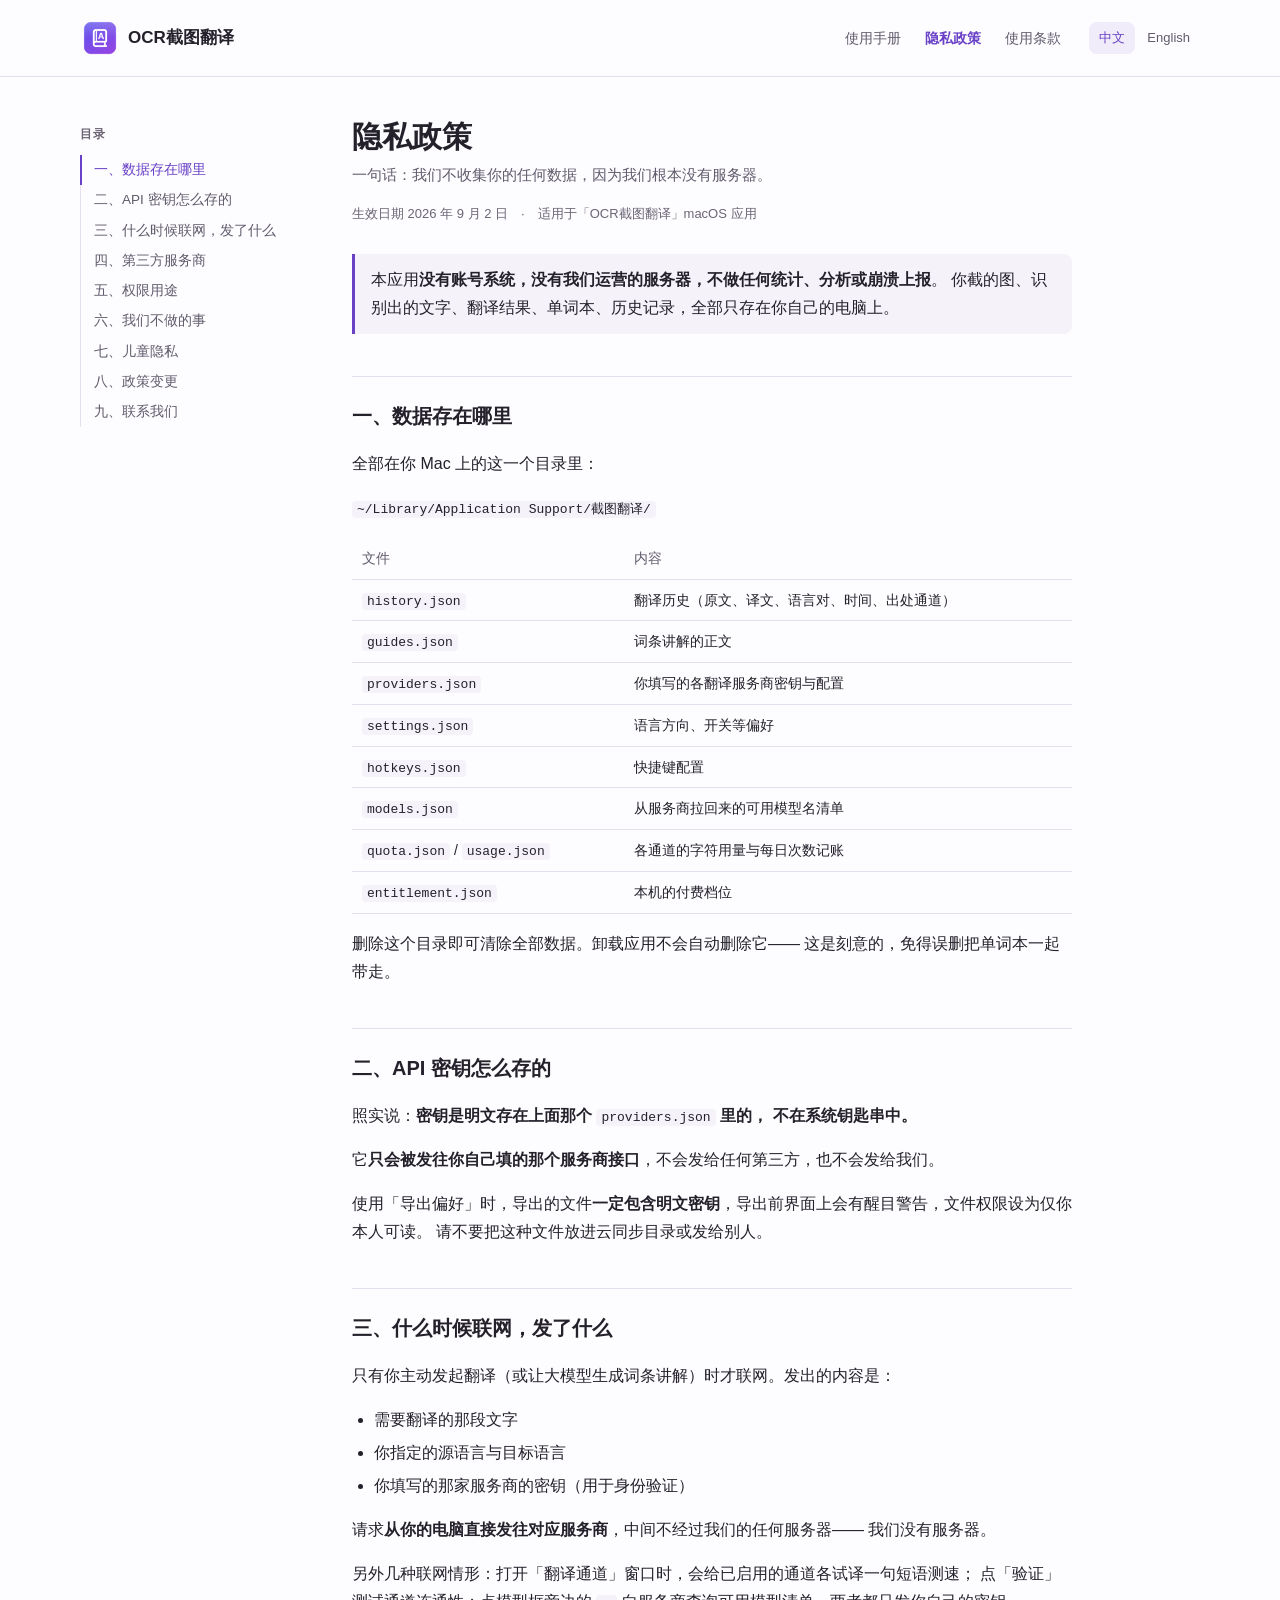
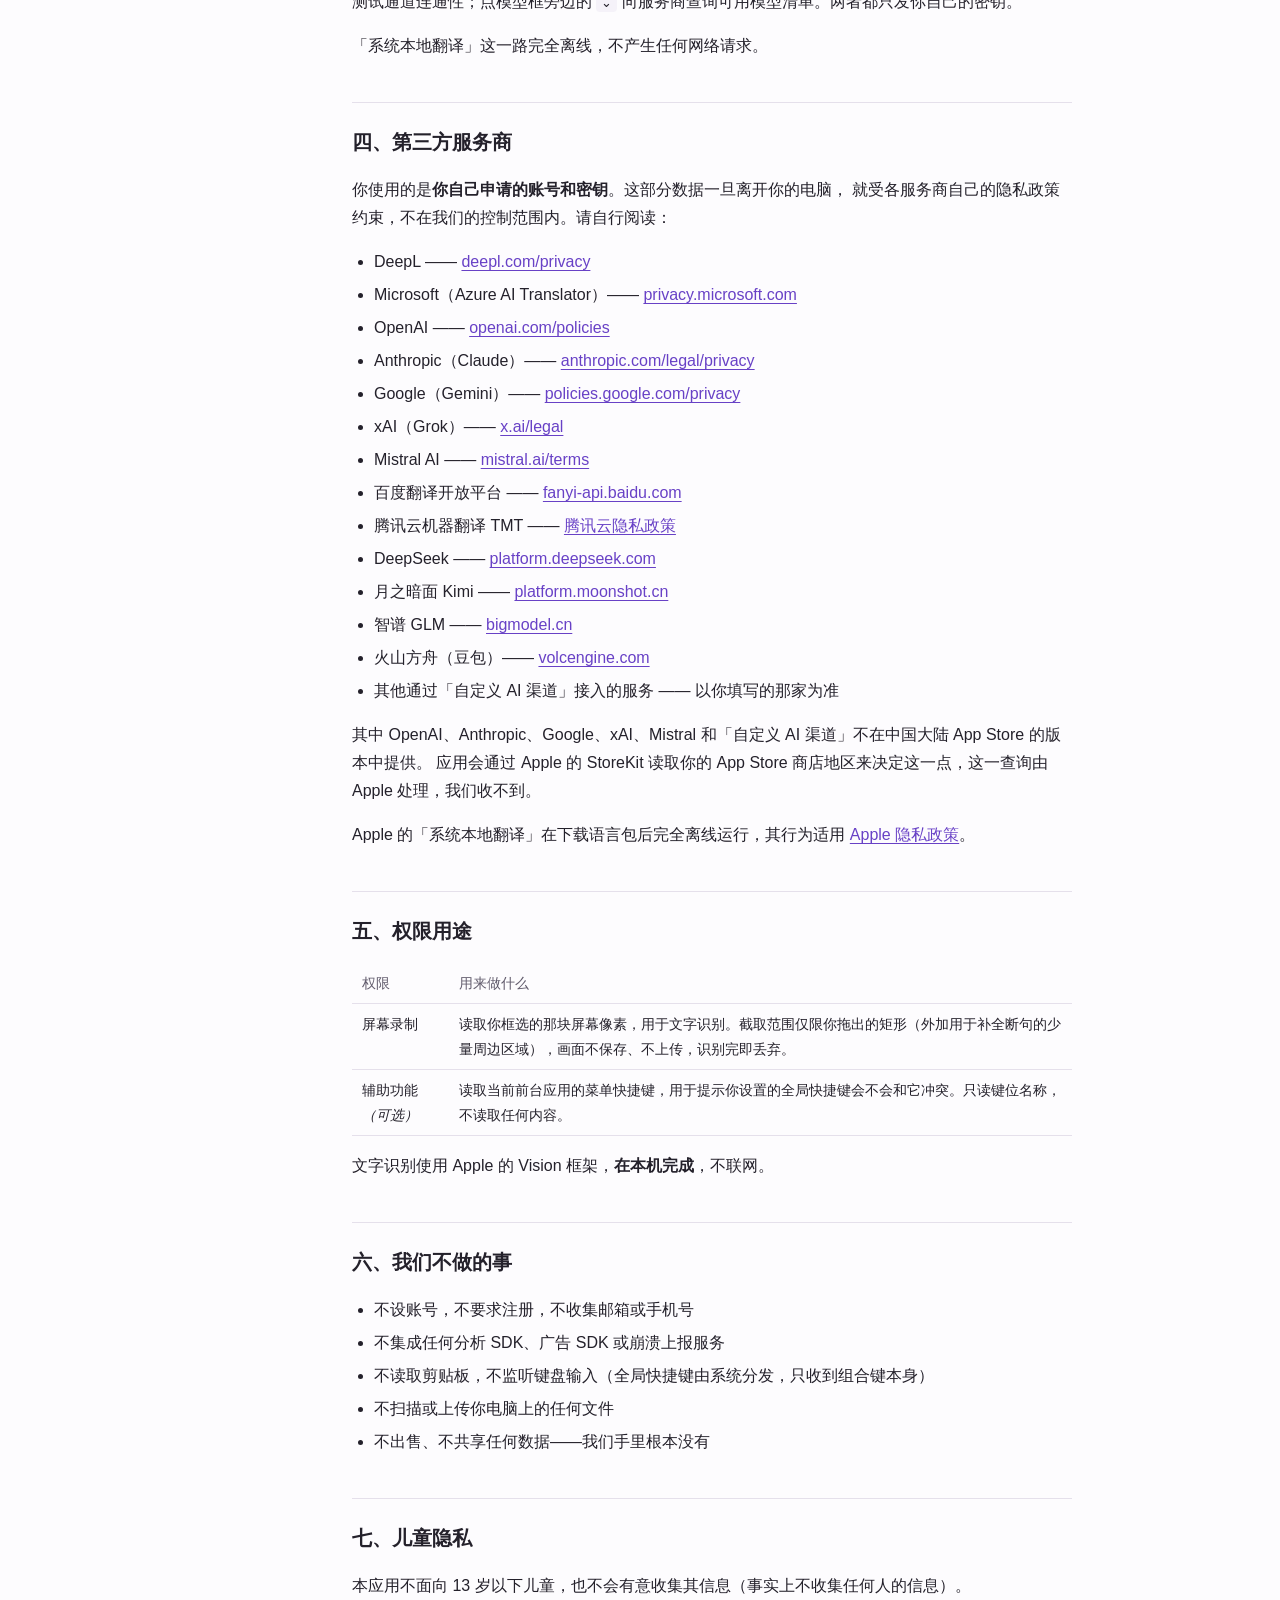
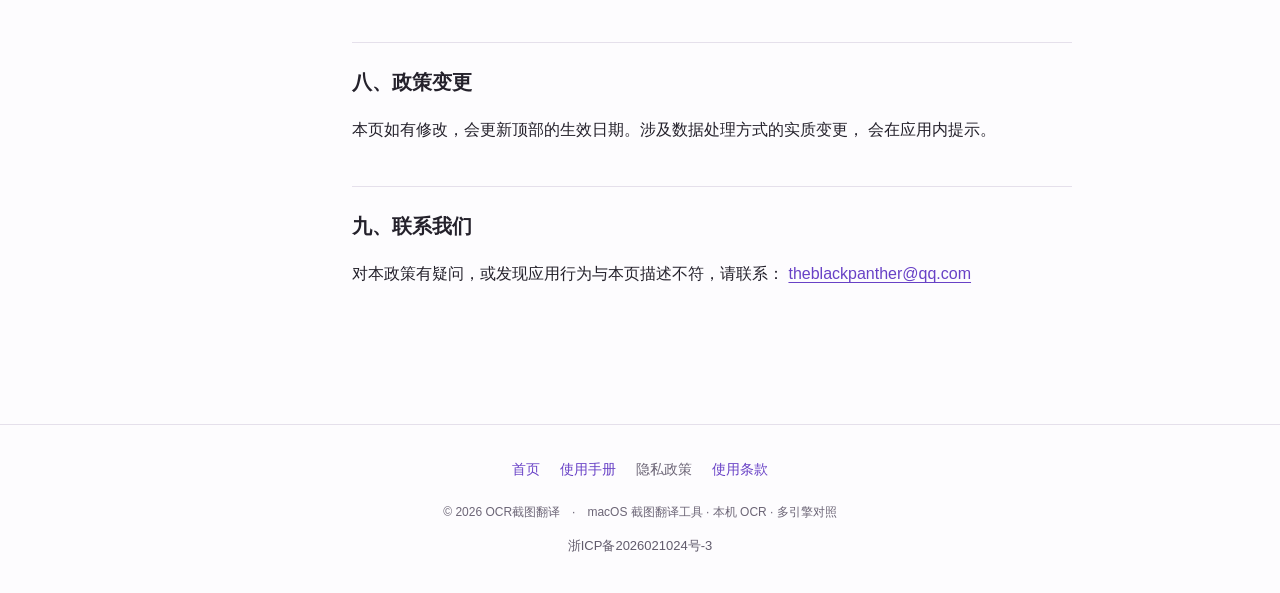
<file: zh/privacy.html>
<!DOCTYPE html>
<html lang="zh-Hans">
<head>
<meta charset="utf-8">
<meta name="viewport" content="width=device-width, initial-scale=1">
<title>个人工具分享 · 隐私政策 · OCR截图翻译</title>
<meta name="description" content="我们不收集任何数据。本页逐条说明数据存在哪里、什么时候联网。">
<link rel="canonical" href="https://shottrans.com/zh/privacy.html">
<link rel="alternate" hreflang="zh-Hans" href="https://shottrans.com/zh/privacy.html">
<link rel="alternate" hreflang="en" href="https://shottrans.com/privacy.html">
<link rel="alternate" hreflang="x-default" href="https://shottrans.com/privacy.html">
<link rel="icon" href="/favicon.ico" sizes="any">
<link rel="icon" type="image/png" sizes="32x32" href="/assets/favicon-32.png">
<link rel="icon" type="image/png" sizes="16x16" href="/assets/favicon-16.png">
<link rel="apple-touch-icon" sizes="180x180" href="/assets/apple-touch-icon.png">
<link rel="stylesheet" href="../assets/site.css">
</head>
<body>
<a class="skip-link" href="#main">跳到正文</a>
<header class="top">
  <div class="top-inner">
    <a class="brand" href="index.html"><img src="../assets/app-icon.png" width="40" height="40" alt=""><span>OCR截图翻译</span></a>
    <nav class="nav" aria-label="主导航"><a href="guide.html">使用手册</a><a href="privacy.html" class="on">隐私政策</a><a href="terms.html">使用条款</a></nav>
    <nav class="langs" aria-label="切换语言"><span class="lang on">中文</span><a class="lang" href="../privacy.html">English</a></nav>
  </div>
</header>

<div class="shell with-toc">
<nav class="toc"><p class="toc-title">目录</p><ul><li class="l2"><a href="#数据存在哪里">一、数据存在哪里</a></li><li class="l2"><a href="#API-密钥怎么存的">二、API 密钥怎么存的</a></li><li class="l2"><a href="#什么时候联网-发了什么">三、什么时候联网，发了什么</a></li><li class="l2"><a href="#第三方服务商">四、第三方服务商</a></li><li class="l2"><a href="#权限用途">五、权限用途</a></li><li class="l2"><a href="#我们不做的事">六、我们不做的事</a></li><li class="l2"><a href="#儿童隐私">七、儿童隐私</a></li><li class="l2"><a href="#政策变更">八、政策变更</a></li><li class="l2"><a href="#联系我们">九、联系我们</a></li></ul></nav>
<main id="main" class="page privacy" tabindex="-1">
<h1>隐私政策</h1>
<p class="lede">一句话：我们不收集你的任何数据，因为我们根本没有服务器。</p>
<p class="updated">生效日期 2026 年 9 月 2 日　·　适用于「OCR截图翻译」macOS 应用</p>

<div class="note">
  <p>本应用<strong>没有账号系统，没有我们运营的服务器，不做任何统计、分析或崩溃上报</strong>。
  你截的图、识别出的文字、翻译结果、单词本、历史记录，全部只存在你自己的电脑上。</p>
</div>

<h2 id="数据存在哪里">一、数据存在哪里</h2>
<p>全部在你 Mac 上的这一个目录里：</p>
<p><code>~/Library/Application Support/截图翻译/</code></p>
<table>
  <tr><th>文件</th><th>内容</th></tr>
  <tr><td><code>history.json</code></td><td>翻译历史（原文、译文、语言对、时间、出处通道）</td></tr>
  <tr><td><code>guides.json</code></td><td>词条讲解的正文</td></tr>
  <tr><td><code>providers.json</code></td><td>你填写的各翻译服务商密钥与配置</td></tr>
  <tr><td><code>settings.json</code></td><td>语言方向、开关等偏好</td></tr>
  <tr><td><code>hotkeys.json</code></td><td>快捷键配置</td></tr>
  <tr><td><code>models.json</code></td><td>从服务商拉回来的可用模型名清单</td></tr>
  <tr><td><code>quota.json</code> / <code>usage.json</code></td><td>各通道的字符用量与每日次数记账</td></tr>
  <tr><td><code>entitlement.json</code></td><td>本机的付费档位</td></tr>
</table>
<p>删除这个目录即可清除全部数据。卸载应用不会自动删除它——
这是刻意的，免得误删把单词本一起带走。</p>

<h2 id="API-密钥怎么存的">二、API 密钥怎么存的</h2>
<p>照实说：<strong>密钥是明文存在上面那个 <code>providers.json</code> 里的，
不在系统钥匙串中。</strong></p>
<p>它<strong>只会被发往你自己填的那个服务商接口</strong>，不会发给任何第三方，也不会发给我们。</p>
<p>使用「导出偏好」时，导出的文件<strong>一定包含明文密钥</strong>，导出前界面上会有醒目警告，文件权限设为仅你本人可读。
请不要把这种文件放进云同步目录或发给别人。</p>

<h2 id="什么时候联网-发了什么">三、什么时候联网，发了什么</h2>
<p>只有你主动发起翻译（或让大模型生成词条讲解）时才联网。发出的内容是：</p>
<ul>
  <li>需要翻译的那段文字</li>
  <li>你指定的源语言与目标语言</li>
  <li>你填写的那家服务商的密钥（用于身份验证）</li>
</ul>
<p>请求<strong>从你的电脑直接发往对应服务商</strong>，中间不经过我们的任何服务器——
我们没有服务器。</p>
<p>另外几种联网情形：打开「翻译通道」窗口时，会给已启用的通道各试译一句短语测速；
点「验证」测试通道连通性；点模型框旁边的 <code>⌄</code>
向服务商查询可用模型清单。两者都只发你自己的密钥。</p>
<p>「系统本地翻译」这一路完全离线，不产生任何网络请求。</p>

<h2 id="第三方服务商">四、第三方服务商</h2>
<p>你使用的是<strong>你自己申请的账号和密钥</strong>。这部分数据一旦离开你的电脑，
就受各服务商自己的隐私政策约束，不在我们的控制范围内。请自行阅读：</p>
<ul>
  <li>DeepL —— <a href="https://www.deepl.com/privacy" rel="noopener">deepl.com/privacy</a></li>
  <li>Microsoft（Azure AI Translator）—— <a href="https://privacy.microsoft.com/privacystatement" rel="noopener">privacy.microsoft.com</a></li>
  <li>OpenAI —— <a href="https://openai.com/policies/privacy-policy" rel="noopener">openai.com/policies</a></li>
  <li>Anthropic（Claude）—— <a href="https://www.anthropic.com/legal/privacy" rel="noopener">anthropic.com/legal/privacy</a></li>
  <li>Google（Gemini）—— <a href="https://policies.google.com/privacy" rel="noopener">policies.google.com/privacy</a></li>
  <li>xAI（Grok）—— <a href="https://x.ai/legal/privacy-policy" rel="noopener">x.ai/legal</a></li>
  <li>Mistral AI —— <a href="https://mistral.ai/terms" rel="noopener">mistral.ai/terms</a></li>
  <li>百度翻译开放平台 —— <a href="https://fanyi-api.baidu.com/" rel="noopener">fanyi-api.baidu.com</a></li>
  <li>腾讯云机器翻译 TMT —— <a href="https://cloud.tencent.com/document/product/301/11470" rel="noopener">腾讯云隐私政策</a></li>
  <li>DeepSeek —— <a href="https://platform.deepseek.com/" rel="noopener">platform.deepseek.com</a></li>
  <li>月之暗面 Kimi —— <a href="https://platform.moonshot.cn/" rel="noopener">platform.moonshot.cn</a></li>
  <li>智谱 GLM —— <a href="https://bigmodel.cn/" rel="noopener">bigmodel.cn</a></li>
  <li>火山方舟（豆包）—— <a href="https://www.volcengine.com/" rel="noopener">volcengine.com</a></li>
  <li>其他通过「自定义 AI 渠道」接入的服务 —— 以你填写的那家为准</li>
</ul>
<p>其中 OpenAI、Anthropic、Google、xAI、Mistral 和「自定义 AI 渠道」不在中国大陆 App Store 的版本中提供。
应用会通过 Apple 的 StoreKit 读取你的 App Store 商店地区来决定这一点，这一查询由 Apple 处理，我们收不到。</p>
<p>Apple 的「系统本地翻译」在下载语言包后完全离线运行，其行为适用
<a href="https://www.apple.com/legal/privacy/" rel="noopener">Apple 隐私政策</a>。</p>

<h2 id="权限用途">五、权限用途</h2>
<table>
  <tr><th>权限</th><th>用来做什么</th></tr>
  <tr><td>屏幕录制</td><td>读取你框选的那块屏幕像素，用于文字识别。截取范围仅限你拖出的矩形（外加用于补全断句的少量周边区域），画面不保存、不上传，识别完即丢弃。</td></tr>
  <tr><td>辅助功能<em>（可选）</em></td><td>读取当前前台应用的菜单快捷键，用于提示你设置的全局快捷键会不会和它冲突。只读键位名称，不读取任何内容。</td></tr>
</table>
<p>文字识别使用 Apple 的 Vision 框架，<strong>在本机完成</strong>，不联网。</p>

<h2 id="我们不做的事">六、我们不做的事</h2>
<ul>
  <li>不设账号，不要求注册，不收集邮箱或手机号</li>
  <li>不集成任何分析 SDK、广告 SDK 或崩溃上报服务</li>
  <li>不读取剪贴板，不监听键盘输入（全局快捷键由系统分发，只收到组合键本身）</li>
  <li>不扫描或上传你电脑上的任何文件</li>
  <li>不出售、不共享任何数据——我们手里根本没有</li>
</ul>

<h2 id="儿童隐私">七、儿童隐私</h2>
<p>本应用不面向 13 岁以下儿童，也不会有意收集其信息（事实上不收集任何人的信息）。</p>

<h2 id="政策变更">八、政策变更</h2>
<p>本页如有修改，会更新顶部的生效日期。涉及数据处理方式的实质变更，
会在应用内提示。</p>

<h2 id="联系我们">九、联系我们</h2>
<p>对本政策有疑问，或发现应用行为与本页描述不符，请联系：
<a href="mailto:theblackpanther@qq.com">theblackpanther@qq.com</a></p>

</main>
</div>

<footer class="foot">
  <div class="foot-links"><a href="index.html">首页</a><a href="guide.html">使用手册</a><span>隐私政策</span><a href="terms.html">使用条款</a></div>
  <p class="copy">© 2026 OCR截图翻译　·　macOS 截图翻译工具 · 本机 OCR · 多引擎对照</p>
  <p class="registration"><a href="https://beian.miit.gov.cn/" target="_blank" rel="noopener noreferrer">浙ICP备2026021024号-3</a></p>
</footer>
<script src="../assets/site.js" defer></script>
</body>
</html>
</file>
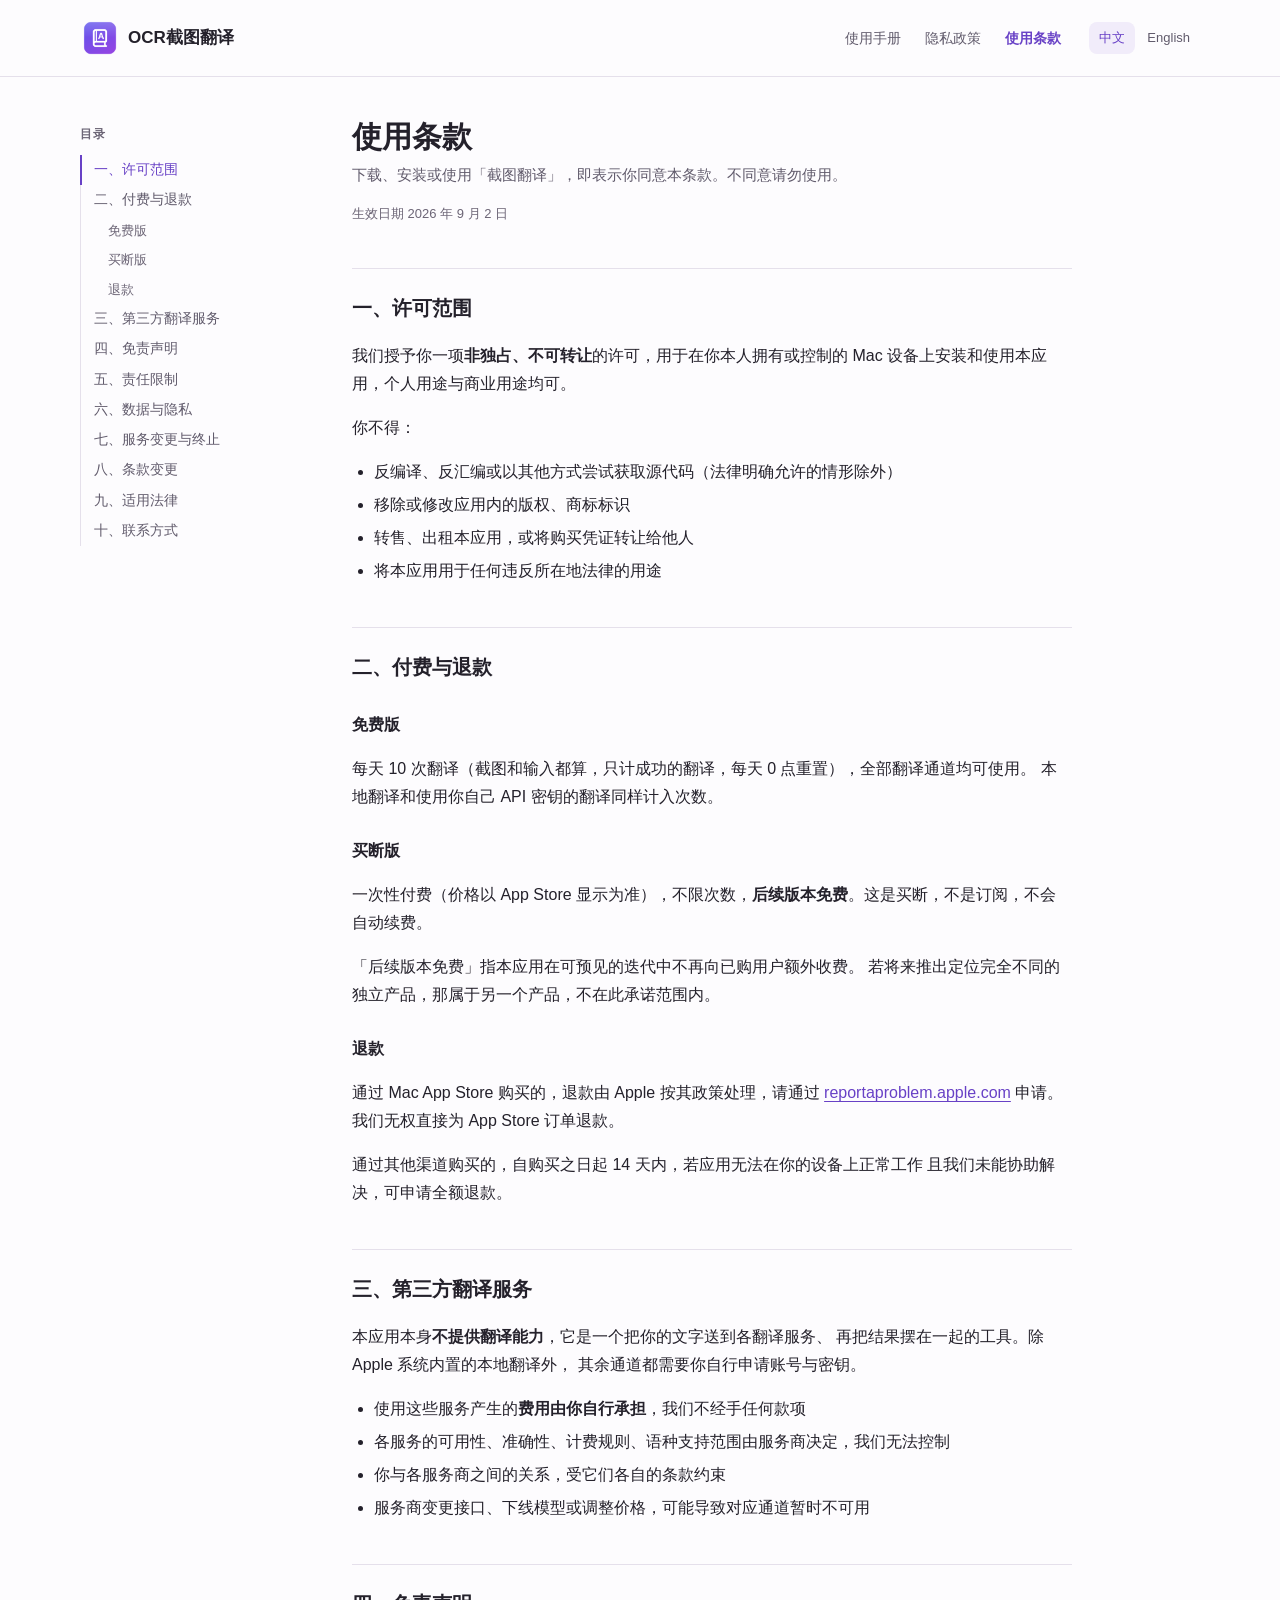
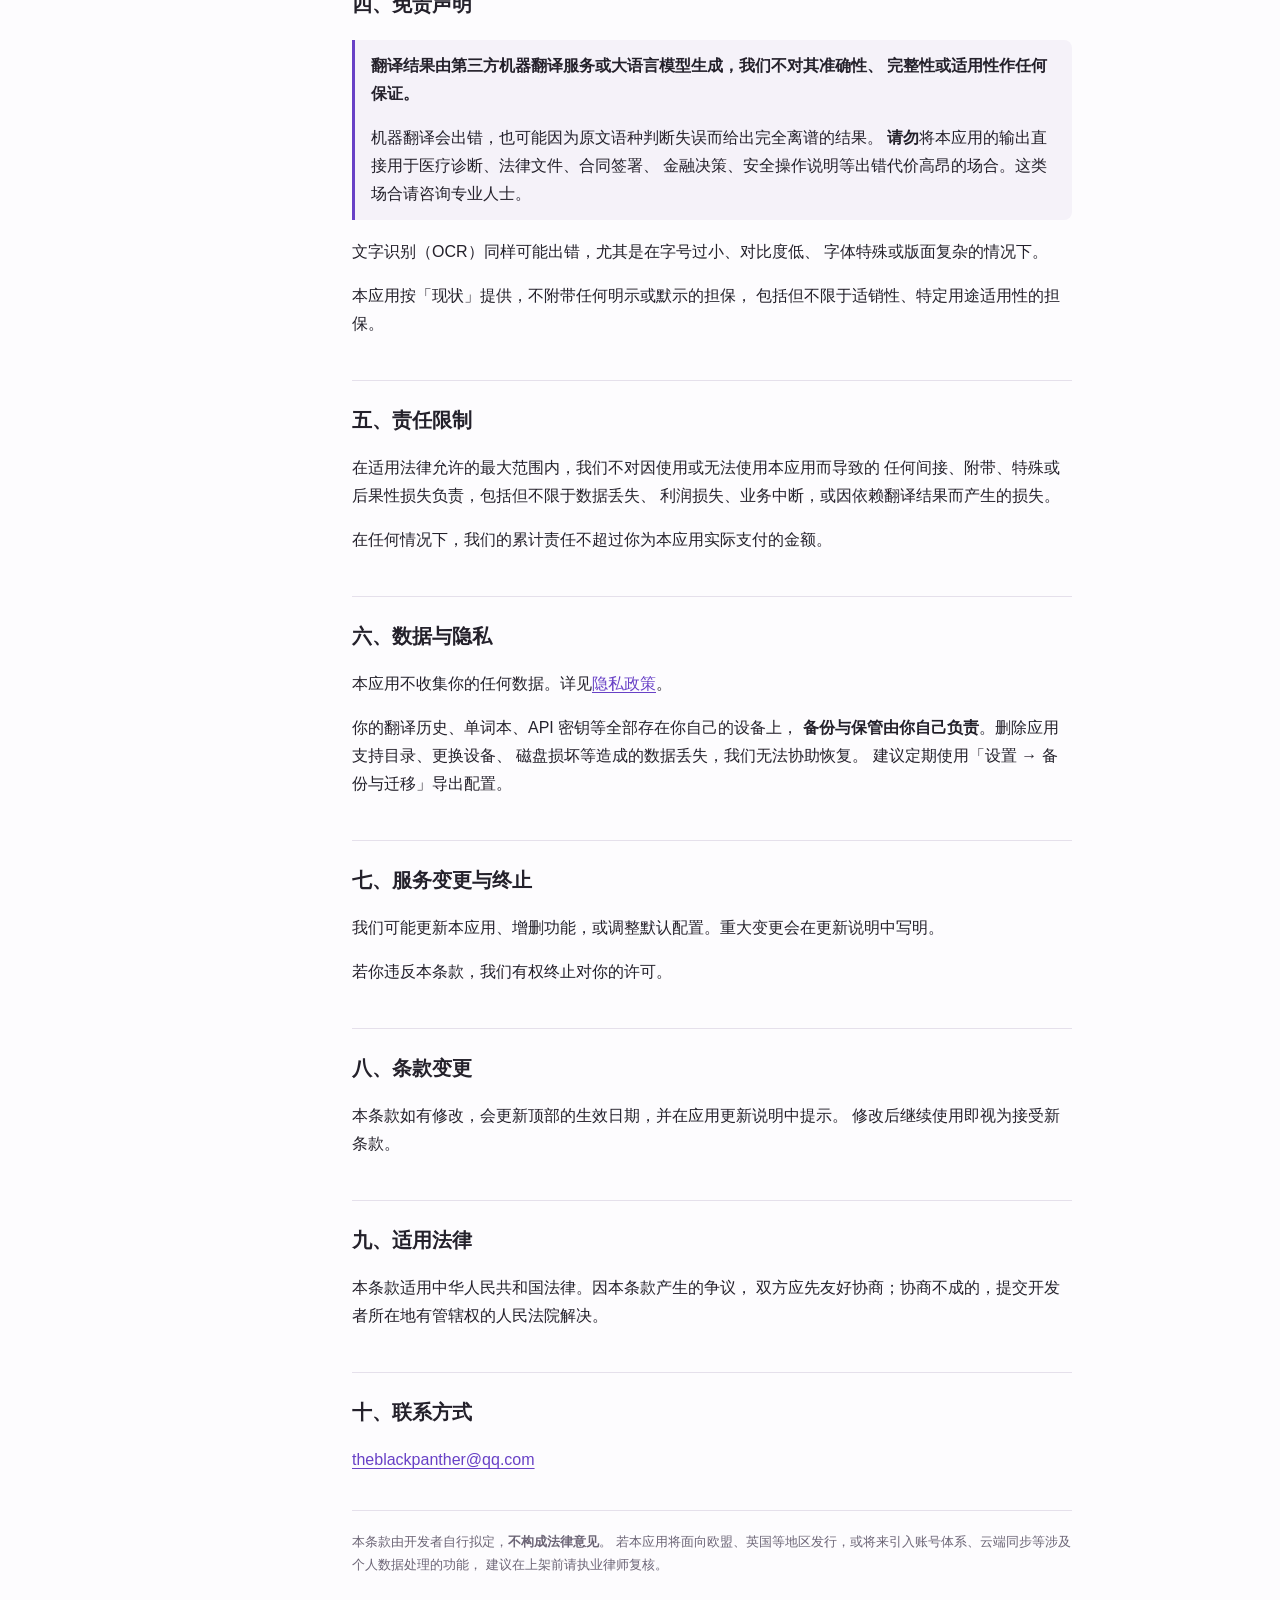
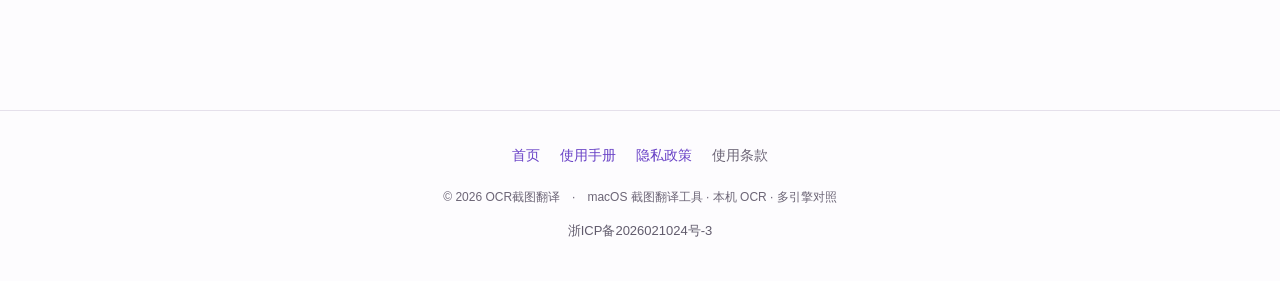
<file: zh/terms.html>
<!DOCTYPE html>
<html lang="zh-Hans">
<head>
<meta charset="utf-8">
<meta name="viewport" content="width=device-width, initial-scale=1">
<title>个人工具分享 · 使用条款 · OCR截图翻译</title>
<meta name="description" content="授权范围、付费与退款、第三方服务、免责声明。">
<link rel="canonical" href="https://shottrans.com/zh/terms.html">
<link rel="alternate" hreflang="zh-Hans" href="https://shottrans.com/zh/terms.html">
<link rel="alternate" hreflang="en" href="https://shottrans.com/terms.html">
<link rel="alternate" hreflang="x-default" href="https://shottrans.com/terms.html">
<link rel="icon" href="/favicon.ico" sizes="any">
<link rel="icon" type="image/png" sizes="32x32" href="/assets/favicon-32.png">
<link rel="icon" type="image/png" sizes="16x16" href="/assets/favicon-16.png">
<link rel="apple-touch-icon" sizes="180x180" href="/assets/apple-touch-icon.png">
<link rel="stylesheet" href="../assets/site.css">
</head>
<body>
<a class="skip-link" href="#main">跳到正文</a>
<header class="top">
  <div class="top-inner">
    <a class="brand" href="index.html"><img src="../assets/app-icon.png" width="40" height="40" alt=""><span>OCR截图翻译</span></a>
    <nav class="nav" aria-label="主导航"><a href="guide.html">使用手册</a><a href="privacy.html">隐私政策</a><a href="terms.html" class="on">使用条款</a></nav>
    <nav class="langs" aria-label="切换语言"><span class="lang on">中文</span><a class="lang" href="../terms.html">English</a></nav>
  </div>
</header>

<div class="shell with-toc">
<nav class="toc"><p class="toc-title">目录</p><ul><li class="l2"><a href="#许可范围">一、许可范围</a></li><li class="l2"><a href="#付费与退款">二、付费与退款</a></li><li class="l3"><a href="#免费版">免费版</a></li><li class="l3"><a href="#买断版">买断版</a></li><li class="l3"><a href="#退款">退款</a></li><li class="l2"><a href="#第三方翻译服务">三、第三方翻译服务</a></li><li class="l2"><a href="#免责声明">四、免责声明</a></li><li class="l2"><a href="#责任限制">五、责任限制</a></li><li class="l2"><a href="#数据与隐私">六、数据与隐私</a></li><li class="l2"><a href="#服务变更与终止">七、服务变更与终止</a></li><li class="l2"><a href="#条款变更">八、条款变更</a></li><li class="l2"><a href="#适用法律">九、适用法律</a></li><li class="l2"><a href="#联系方式">十、联系方式</a></li></ul></nav>
<main id="main" class="page terms" tabindex="-1">
<h1>使用条款</h1>
<p class="lede">下载、安装或使用「截图翻译」，即表示你同意本条款。不同意请勿使用。</p>
<p class="updated">生效日期 2026 年 9 月 2 日</p>

<h2 id="许可范围">一、许可范围</h2>
<p>我们授予你一项<strong>非独占、不可转让</strong>的许可，用于在你本人拥有或控制的
Mac 设备上安装和使用本应用，个人用途与商业用途均可。</p>
<p>你不得：</p>
<ul>
  <li>反编译、反汇编或以其他方式尝试获取源代码（法律明确允许的情形除外）</li>
  <li>移除或修改应用内的版权、商标标识</li>
  <li>转售、出租本应用，或将购买凭证转让给他人</li>
  <li>将本应用用于任何违反所在地法律的用途</li>
</ul>

<h2 id="付费与退款">二、付费与退款</h2>

<h3 id="免费版">免费版</h3>
<p>每天 10 次翻译（截图和输入都算，只计成功的翻译，每天 0 点重置），全部翻译通道均可使用。
本地翻译和使用你自己 API 密钥的翻译同样计入次数。</p>

<h3 id="买断版">买断版</h3>
<p>一次性付费（价格以 App Store 显示为准），不限次数，<strong>后续版本免费</strong>。这是买断，不是订阅，不会自动续费。</p>
<p>「后续版本免费」指本应用在可预见的迭代中不再向已购用户额外收费。
若将来推出定位完全不同的独立产品，那属于另一个产品，不在此承诺范围内。</p>

<h3 id="退款">退款</h3>
<p>通过 Mac App Store 购买的，退款由 Apple 按其政策处理，请通过
<a href="https://reportaproblem.apple.com/" rel="noopener">reportaproblem.apple.com</a> 申请。
我们无权直接为 App Store 订单退款。</p>
<p>通过其他渠道购买的，自购买之日起 14 天内，若应用无法在你的设备上正常工作
且我们未能协助解决，可申请全额退款。</p>

<h2 id="第三方翻译服务">三、第三方翻译服务</h2>
<p>本应用本身<strong>不提供翻译能力</strong>，它是一个把你的文字送到各翻译服务、
再把结果摆在一起的工具。除 Apple 系统内置的本地翻译外，
其余通道都需要你自行申请账号与密钥。</p>
<ul>
  <li>使用这些服务产生的<strong>费用由你自行承担</strong>，我们不经手任何款项</li>
  <li>各服务的可用性、准确性、计费规则、语种支持范围由服务商决定，我们无法控制</li>
  <li>你与各服务商之间的关系，受它们各自的条款约束</li>
  <li>服务商变更接口、下线模型或调整价格，可能导致对应通道暂时不可用</li>
</ul>

<h2 id="免责声明">四、免责声明</h2>
<div class="note">
  <p><strong>翻译结果由第三方机器翻译服务或大语言模型生成，我们不对其准确性、
  完整性或适用性作任何保证。</strong></p>
  <p>机器翻译会出错，也可能因为原文语种判断失误而给出完全离谱的结果。
  <strong>请勿</strong>将本应用的输出直接用于医疗诊断、法律文件、合同签署、
  金融决策、安全操作说明等出错代价高昂的场合。这类场合请咨询专业人士。</p>
</div>
<p>文字识别（OCR）同样可能出错，尤其是在字号过小、对比度低、
字体特殊或版面复杂的情况下。</p>
<p>本应用按「现状」提供，不附带任何明示或默示的担保，
包括但不限于适销性、特定用途适用性的担保。</p>

<h2 id="责任限制">五、责任限制</h2>
<p>在适用法律允许的最大范围内，我们不对因使用或无法使用本应用而导致的
任何间接、附带、特殊或后果性损失负责，包括但不限于数据丢失、
利润损失、业务中断，或因依赖翻译结果而产生的损失。</p>
<p>在任何情况下，我们的累计责任不超过你为本应用实际支付的金额。</p>

<h2 id="数据与隐私">六、数据与隐私</h2>
<p>本应用不收集你的任何数据。详见<a href="privacy.html">隐私政策</a>。</p>
<p>你的翻译历史、单词本、API 密钥等全部存在你自己的设备上，
<strong>备份与保管由你自己负责</strong>。删除应用支持目录、更换设备、
磁盘损坏等造成的数据丢失，我们无法协助恢复。
建议定期使用「设置 → 备份与迁移」导出配置。</p>

<h2 id="服务变更与终止">七、服务变更与终止</h2>
<p>我们可能更新本应用、增删功能，或调整默认配置。重大变更会在更新说明中写明。</p>
<p>若你违反本条款，我们有权终止对你的许可。</p>

<h2 id="条款变更">八、条款变更</h2>
<p>本条款如有修改，会更新顶部的生效日期，并在应用更新说明中提示。
修改后继续使用即视为接受新条款。</p>

<h2 id="适用法律">九、适用法律</h2>
<p>本条款适用中华人民共和国法律。因本条款产生的争议，
双方应先友好协商；协商不成的，提交开发者所在地有管辖权的人民法院解决。</p>

<h2 id="联系方式">十、联系方式</h2>
<p><a href="mailto:theblackpanther@qq.com">theblackpanther@qq.com</a></p>

<hr style="border:0;border-top:1px solid var(--rule);margin:36px 0 20px">
<p style="color:var(--faint);font-size:13px">
  本条款由开发者自行拟定，<strong>不构成法律意见</strong>。
  若本应用将面向欧盟、英国等地区发行，或将来引入账号体系、云端同步等涉及个人数据处理的功能，
  建议在上架前请执业律师复核。
</p>

</main>
</div>

<footer class="foot">
  <div class="foot-links"><a href="index.html">首页</a><a href="guide.html">使用手册</a><a href="privacy.html">隐私政策</a><span>使用条款</span></div>
  <p class="copy">© 2026 OCR截图翻译　·　macOS 截图翻译工具 · 本机 OCR · 多引擎对照</p>
  <p class="registration"><a href="https://beian.miit.gov.cn/" target="_blank" rel="noopener noreferrer">浙ICP备2026021024号-3</a></p>
</footer>
<script src="../assets/site.js" defer></script>
</body>
</html>
</file>
<file: assets/site.css>
/* Shared light theme: the app icon supplies the purple accent.
   Pages deliberately keep this palette when the OS uses dark mode. */
:root {
  --bg: #fdfcfe;
  --surface: #ffffff;
  --fg: #24212b;
  --muted: #615b6c;
  --faint: #6c6576;
  --rule: #e5e0eb;
  --card: #f5f2f9;
  --accent: #6841c6;
  --accent-hover: #5330a7;
  --accent-soft: #f1ecfa;
  --on-accent: #ffffff;
  --focus: #6841c6;
  --overlay: #ffffffed;
  --shadow: 0 24px 64px #2b174014;
  --radius-sm: 8px;
  --radius-md: 16px;
  --radius-lg: 28px;
  --gutter: 28px;
  --sidew: 232px;
  --maxw: 720px;
  --sitew: 1120px;
  --anchor-offset: 100px;
  --ease: 160ms ease;
}
* { box-sizing: border-box; }
html { -webkit-text-size-adjust: 100%; color-scheme: light; }
body {
  margin: 0; background: var(--bg); color: var(--fg);
  font: 16px/1.75 -apple-system, BlinkMacSystemFont, "PingFang SC",
        "Hiragino Sans GB", "Microsoft YaHei", sans-serif;
}
img { max-width: 100%; height: auto; }
a { color: var(--accent); text-decoration: none; }
a:hover { color: var(--accent-hover); text-decoration: underline; }
a:focus-visible, button:focus-visible, [tabindex]:focus-visible {
  outline: 3px solid var(--focus); outline-offset: 5px; border-radius: 4px;
}
.skip-link {
  position: fixed; top: -100px; left: 16px; z-index: 100;
  padding: 10px 20px; background: var(--surface); color: var(--accent);
  border: 1px solid var(--accent); border-radius: var(--radius-sm);
}
.skip-link:focus { top: 12px; }

/* Shared navigation and document layout. */
.top {
  border-bottom: 1px solid var(--rule); position: sticky; top: 0;
  background: var(--bg); z-index: 20;
}
.top-inner {
  display: flex; align-items: center; gap: 28px; min-height: 76px;
  max-width: calc(var(--sitew) + 2 * var(--gutter)); padding: 10px var(--gutter); margin: auto;
}
.brand { display: inline-flex; align-items: center; gap: 8px; flex-shrink: 0; font-weight: 650; font-size: 17px; color: var(--fg); }
.brand img { width: 40px; height: 40px; }
.brand:hover { color: var(--fg); text-decoration: none; }
.nav { display: flex; gap: 24px; margin-left: auto; align-items: center; }
.nav a { color: var(--muted); font-size: 14px; padding: 6px 0; }
.nav a.on { color: var(--accent); font-weight: 600; }
.langs { display: flex; gap: 2px; font-size: 13px; }
.lang { display: inline-flex; align-items: center; min-height: 32px; padding: 2px 10px; border-radius: var(--radius-sm); color: var(--muted); }
.lang.on { background: var(--accent-soft); color: var(--accent); }
.shell { max-width: calc(var(--sitew) + 2 * var(--gutter)); margin: 0 auto; }
.shell.with-toc { display: grid; grid-template-columns: var(--sidew) minmax(0, 1fr); gap: 40px; padding: 0 var(--gutter); }
.shell.plain { padding: 0 var(--gutter); }
.toc { position: sticky; top: 84px; align-self: start; max-height: calc(100vh - 100px); overflow-y: auto; padding: 40px 0; font-size: 13.5px; }
.toc-title { margin: 0 0 10px; color: var(--faint); font-size: 12px; letter-spacing: .08em; font-weight: 600; }
.toc ul { list-style: none; margin: 0; padding: 0; border-left: 1px solid var(--rule); }
.toc li { margin: 0; }
.toc a { display: block; padding: 5px 0 5px 12px; margin-left: -1px; color: var(--muted); border-left: 2px solid transparent; line-height: 1.5; }
.toc a:hover { color: var(--fg); text-decoration: none; }
.toc li.l3 a { padding-left: 26px; font-size: 13px; color: var(--faint); }
.toc a.on { color: var(--accent); border-left-color: var(--accent); }
.page { max-width: var(--maxw); min-width: 0; padding: 40px 0 72px; scroll-margin-top: var(--anchor-offset); }
.shell.plain .page { margin: 0 auto; }
.page:not(.index) a { text-decoration: underline; text-underline-offset: 3px; }
.page h1 { font-size: 30px; line-height: 1.3; margin: 0 0 6px; }
.page h2 { font-size: 20px; margin: 42px 0 12px; padding-top: 22px; border-top: 1px solid var(--rule); scroll-margin-top: var(--anchor-offset); }
.page h3 { font-size: 16px; margin: 26px 0 8px; scroll-margin-top: var(--anchor-offset); }
.page ul, .page ol { padding-left: 22px; }
.page li { margin: 5px 0; }
.lede { color: var(--muted); font-size: 15px; margin-top: 0; }
.updated { color: var(--faint); font-size: 13px; margin-bottom: 28px; }
code { background: var(--card); padding: 1px 5px; border-radius: 4px; font: 13px/1.6 ui-monospace, SFMono-Regular, Menlo, monospace; overflow-wrap: anywhere; }
kbd { background: var(--surface); border: 1px solid var(--rule); border-bottom-width: 2px; border-radius: 5px; padding: 1px 6px; font: 13px ui-monospace, Menlo, monospace; white-space: nowrap; }
table { border-collapse: collapse; width: 100%; margin: 14px 0; font-size: 14px; }
th, td { text-align: left; padding: 8px 10px; border-bottom: 1px solid var(--rule); vertical-align: top; overflow-wrap: anywhere; }
th { color: var(--muted); font-weight: 500; }
.note { background: var(--card); border-left: 3px solid var(--accent); padding: 12px 16px; margin: 18px 0; border-radius: 0 var(--radius-sm) var(--radius-sm) 0; }
.note p:first-child { margin-top: 0; }
.note p:last-child { margin-bottom: 0; }

/* Product landing page. */
.page.index { max-width: none; padding: 0 0 24px; }
.index .hero { text-align: center; padding: 60px 0 42px; }
.eyebrow { color: var(--accent); font-size: 13px; font-weight: 600; letter-spacing: .07em; margin: 0 0 18px; }
.product-lockup { display: flex; justify-content: center; align-items: center; gap: 18px; }
.app-icon { width: 112px; height: 112px; flex: 0 0 auto; }
.index .hero h1 { font-size: clamp(36px, 4.5vw, 60px); font-weight: 700; letter-spacing: -.04em; margin: 0; }
.hero-line { font-size: clamp(24px, 3vw, 32px); font-weight: 550; letter-spacing: -.025em; line-height: 1.45; margin: 16px 0 14px; }
.hero-description { color: var(--muted); font-size: 17px; line-height: 1.85; max-width: 840px; margin: 0 auto; }
.hero-actions { display: flex; justify-content: center; align-items: center; flex-wrap: wrap; gap: 12px; margin: 28px 0 14px; }
.button { display: inline-flex; align-items: center; justify-content: center; gap: 18px; min-height: 52px; border-radius: 12px; padding: 12px 23px; font-size: 15px; line-height: 1.5; font-weight: 600; border: 1px solid transparent; transition: background-color var(--ease), border-color var(--ease), transform var(--ease); }
.button:hover { text-decoration: none; transform: translateY(-1px); }
.button:active { transform: translateY(0); }
.button-primary { background: var(--accent); color: var(--on-accent); }
.button-primary:hover { background: var(--accent-hover); color: var(--on-accent); }
.button-secondary { background: var(--surface); color: var(--fg); border-color: var(--rule); }
.button-secondary:hover { background: var(--accent-soft); color: var(--accent-hover); border-color: var(--accent); }
.system-note { color: var(--faint); font-size: 13px; margin: 0 0 8px; }
.availability { color: var(--muted); font-size: 13px; margin: 0 auto; max-width: 730px; }
.product-preview { margin: 0 auto; max-width: 1040px; }
.preview-link { position: relative; display: block; border: 1px solid var(--rule); border-radius: var(--radius-md); box-shadow: var(--shadow); overflow: hidden; line-height: 0; }
.preview-link img { width: 100%; display: block; }
.preview-expand { position: absolute; bottom: 16px; right: 16px; background: var(--overlay); border: 1px solid var(--rule); color: var(--fg); font-size: 12px; line-height: 1.5; padding: 7px 12px; border-radius: var(--radius-sm); }
.product-preview figcaption { display: flex; justify-content: space-between; gap: 16px; color: var(--muted); font-size: 12px; padding: 16px 2px 0; }
.product-preview figcaption span:first-child { font-size: 13px; color: var(--fg); }
.index h2 { font-size: clamp(26px, 3vw, 36px); line-height: 1.45; letter-spacing: -.035em; padding: 0; border: 0; margin: 0 0 18px; }
.workflow { display: grid; grid-template-columns: .9fr 1.1fr; gap: 76px; margin: 100px 0 88px; }
.section-heading > p:last-child { font-size: 16px; color: var(--muted); }
.feature-row { display: grid; grid-template-columns: 32px 1fr; gap: 16px; padding: 0 0 26px; border-bottom: 1px solid var(--rule); margin-bottom: 26px; }
.feature-row:last-child { border-bottom: 0; padding-bottom: 0; margin-bottom: 0; }
.feature-number { color: var(--accent); font: 12px/2.5 ui-monospace, SFMono-Regular, Menlo, monospace; }
.feature-row h3 { font-size: 18px; line-height: 1.5; margin: 0 0 10px; }
.feature-row p { color: var(--muted); font-size: 15px; margin: 0; }
.engine-section { display: grid; grid-template-columns: 1.1fr 1fr; gap: 60px; background: var(--card); border: 1px solid var(--rule); padding: 42px; border-radius: var(--radius-lg); }
.engine-copy > p:not(.eyebrow), .privacy-strip p:not(.eyebrow) { color: var(--muted); font-size: 15px; margin: 0 0 18px; }
.text-link { display: inline-block; font-size: 14px; font-weight: 600; padding: 5px 0; }
.text-link span { margin-left: 8px; }
.engine-detail { align-self: center; }
.index .engine-names { display: grid; grid-template-columns: 1fr 1fr; list-style: none; padding: 0; margin: 0 0 18px; gap: 0 20px; }
.index .engine-names li { margin: 0; font-size: 18px; font-weight: 600; border-bottom: 1px solid var(--rule); padding: 10px 0; }
.engine-detail > p { font-size: 13px; color: var(--muted); margin: 10px 0 0; }
.engine-detail .engine-note { font-size: 12px; color: var(--faint); }
.privacy-strip { display: grid; grid-template-columns: .9fr 1.1fr; gap: 76px; margin: 76px 0; padding: 44px 0 0; border-top: 1px solid var(--rule); }
.privacy-strip h2 { font-size: 28px; }
.download-section { text-align: center; background: var(--accent-soft); border-radius: var(--radius-lg); padding: 36px 24px 38px; }
.download-section > img { display: block; margin: 0 auto 14px; }
.download-section h2 { font-size: 28px; margin: 0 0 10px; }
.download-section p { color: var(--muted); font-size: 15px; margin: 0 0 20px; }
.download-section .download-note { font-size: 12px; margin: 16px auto 0; max-width: 620px; }
.download-note a { color: var(--accent); word-break: break-all; }
/* Apple 官方徽章：只缩放，不加底色、不改形状 */
.store-badge { display: inline-block; line-height: 0; border-radius: 9px; }
.store-badge img { display: block; height: auto; }
.store-badge:focus-visible { outline: 2px solid var(--accent); outline-offset: 3px; }
.download-options { display: flex; justify-content: center; align-items: center; flex-wrap: wrap; gap: 20px 36px; }
.store-qr { margin: 0; display: flex; flex-direction: column; align-items: center; gap: 8px; }
.store-qr img { display: block; background: #fff; padding: 8px; border: 1px solid var(--rule); border-radius: 12px; }
.store-qr figcaption { color: var(--muted); font-size: 12px; }

/* Shared footer retains the ICP registration on every page. */
.foot { border-top: 1px solid var(--rule); padding: 26px var(--gutter) 34px; text-align: center; margin-top: 48px; }
.foot-links { display: flex; gap: 20px; justify-content: center; flex-wrap: wrap; align-items: center; font-size: 14px; }
.foot-links a, .foot-links span { display: inline-block; padding: 6px 0; }
.foot-links span { color: var(--faint); }
.copy { color: var(--faint); font-size: 12px; margin: 14px 0 0; }
.registration { font-size: 13px; margin: 8px 0 0; }
.registration a { display: inline-block; color: var(--muted); padding: 4px 0; }

@media (max-width: 860px) {
  .shell.with-toc { grid-template-columns: 1fr; gap: 0; }
  .toc { position: static; max-height: none; padding: 24px 0 0; border-bottom: 1px solid var(--rule); }
  .toc ul { border-left: 0; column-count: 2; column-gap: 20px; }
  .toc a { border-left: 0; padding-left: 0; }
  .toc li.l3 { display: none; }
  .page { padding-top: 28px; }
  .workflow, .privacy-strip { gap: 36px; }
  .engine-section { gap: 32px; padding: 30px; }
}
@media (max-width: 680px) {
  :root { --gutter: 20px; --anchor-offset: 142px; }
  .top-inner { display: grid; grid-template-columns: 1fr auto; gap: 0 12px; min-height: auto; padding-top: 8px; padding-bottom: 6px; }
  .brand { font-size: 15px; gap: 4px; }
  .brand img { width: 34px; height: 34px; }
  .langs { grid-column: 2; grid-row: 1; }
  .lang { padding: 2px 8px; }
  .nav { grid-column: 1 / -1; grid-row: 2; margin: 0; gap: 24px; justify-content: center; padding-top: 4px; }
  .nav a { font-size: 13px; }
  .index .hero { padding: 34px 0 30px; }
  .eyebrow { font-size: 12px; margin-bottom: 14px; }
  .product-lockup { flex-direction: column; gap: 8px; }
  .app-icon { width: 88px; height: 88px; }
  .index .hero h1 { font-size: clamp(30px, 8.5vw, 42px); letter-spacing: -.035em; }
  .hero-line { font-size: 23px; margin-top: 16px; }
  .hero-description { font-size: 15px; }
  .desktop-break { display: none; }
  .hero-actions { flex-direction: column; gap: 10px; margin-top: 23px; }
  .hero-actions .button { width: 100%; max-width: 360px; min-height: 48px; padding: 11px 16px; font-size: 14px; }
  .system-note, .availability { font-size: 12px; }
  .availability { max-width: 350px; }
  .preview-link { border-radius: 10px; }
  .preview-expand { bottom: 8px; right: 8px; font-size: 11px; padding: 4px 8px; }
  .product-preview figcaption { flex-direction: column; gap: 4px; padding-top: 12px; font-size: 11px; }
  .product-preview figcaption span:first-child { font-size: 12px; }
  .workflow, .engine-section, .privacy-strip { grid-template-columns: 1fr; gap: 28px; }
  .workflow { margin: 52px 0; }
  .section-heading br { display: none; }
  .section-heading > p:last-child { font-size: 15px; margin-bottom: 0; }
  .index h2 { font-size: 27px; }
  .feature-row { grid-template-columns: 24px 1fr; gap: 12px; padding-bottom: 22px; margin-bottom: 22px; }
  .feature-row h3 { font-size: 17px; }
  .engine-section { padding: 26px 22px; border-radius: var(--radius-md); }
  .engine-names li { font-size: 16px; }
  .privacy-strip { margin: 46px 0; padding-top: 32px; gap: 12px; }
  .download-section { padding: 28px 20px; border-radius: var(--radius-md); }
  .download-section h2 { font-size: 24px; }
  .download-section .button { font-size: 14px; padding: 12px 18px; }
  /* 手机上扫不了自己屏幕上的码，只留徽章 */
  .store-qr { display: none; }
  .foot { margin-top: 28px; }
}
@media (prefers-reduced-motion: reduce) {
  *, *::before, *::after { transition: none !important; scroll-behavior: auto !important; }
}
</file>
